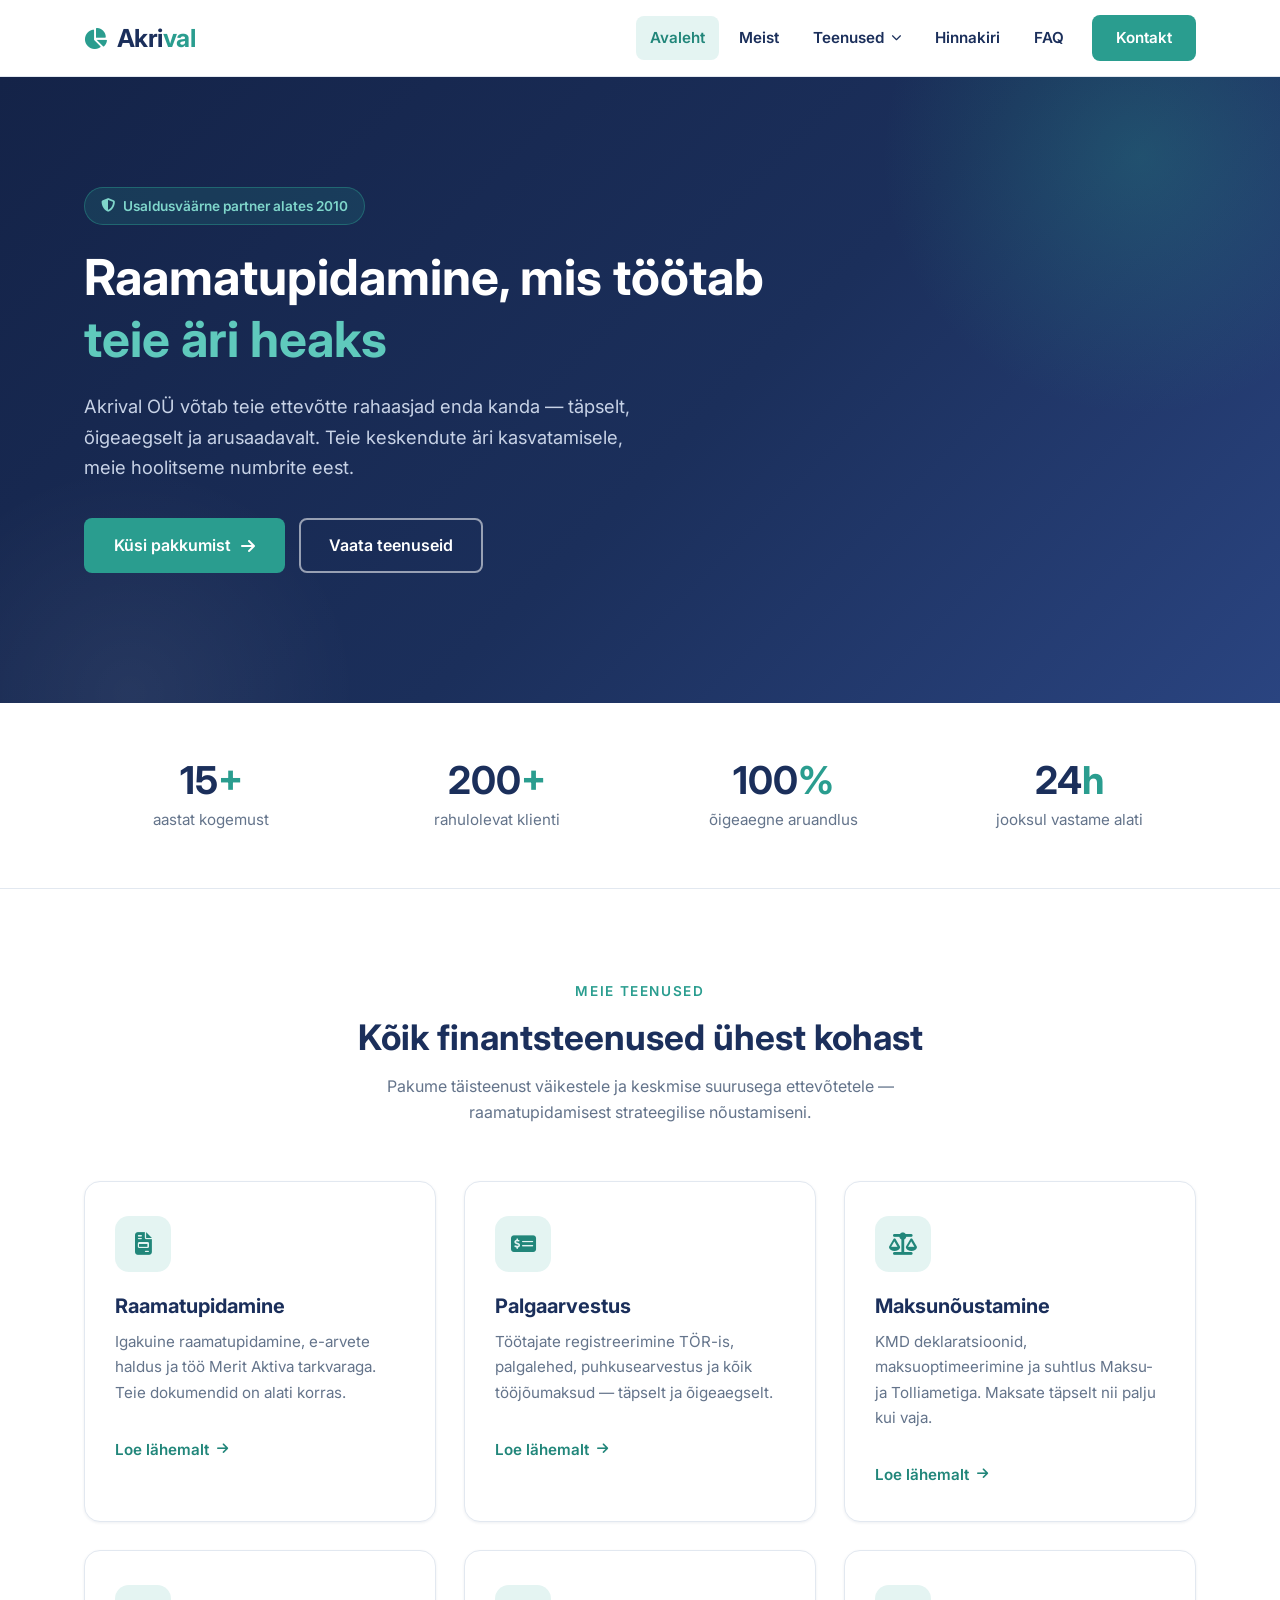
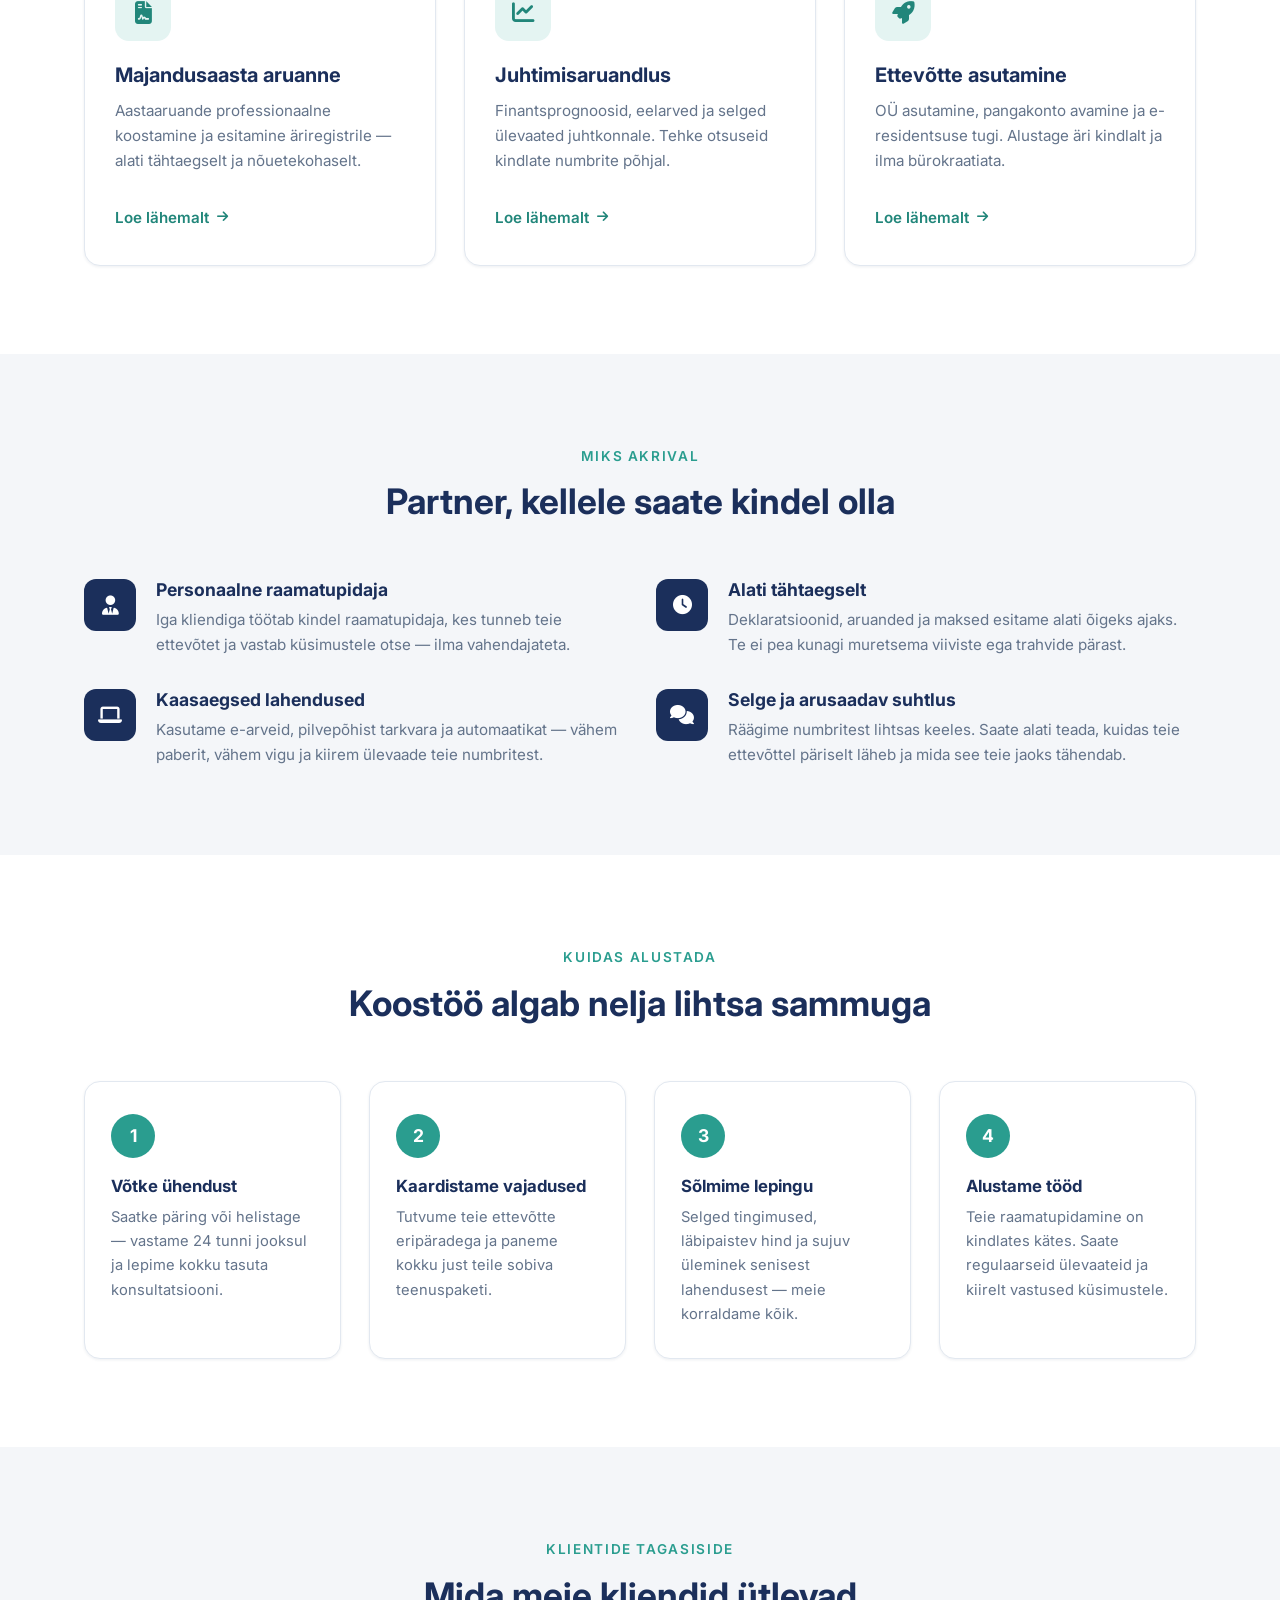
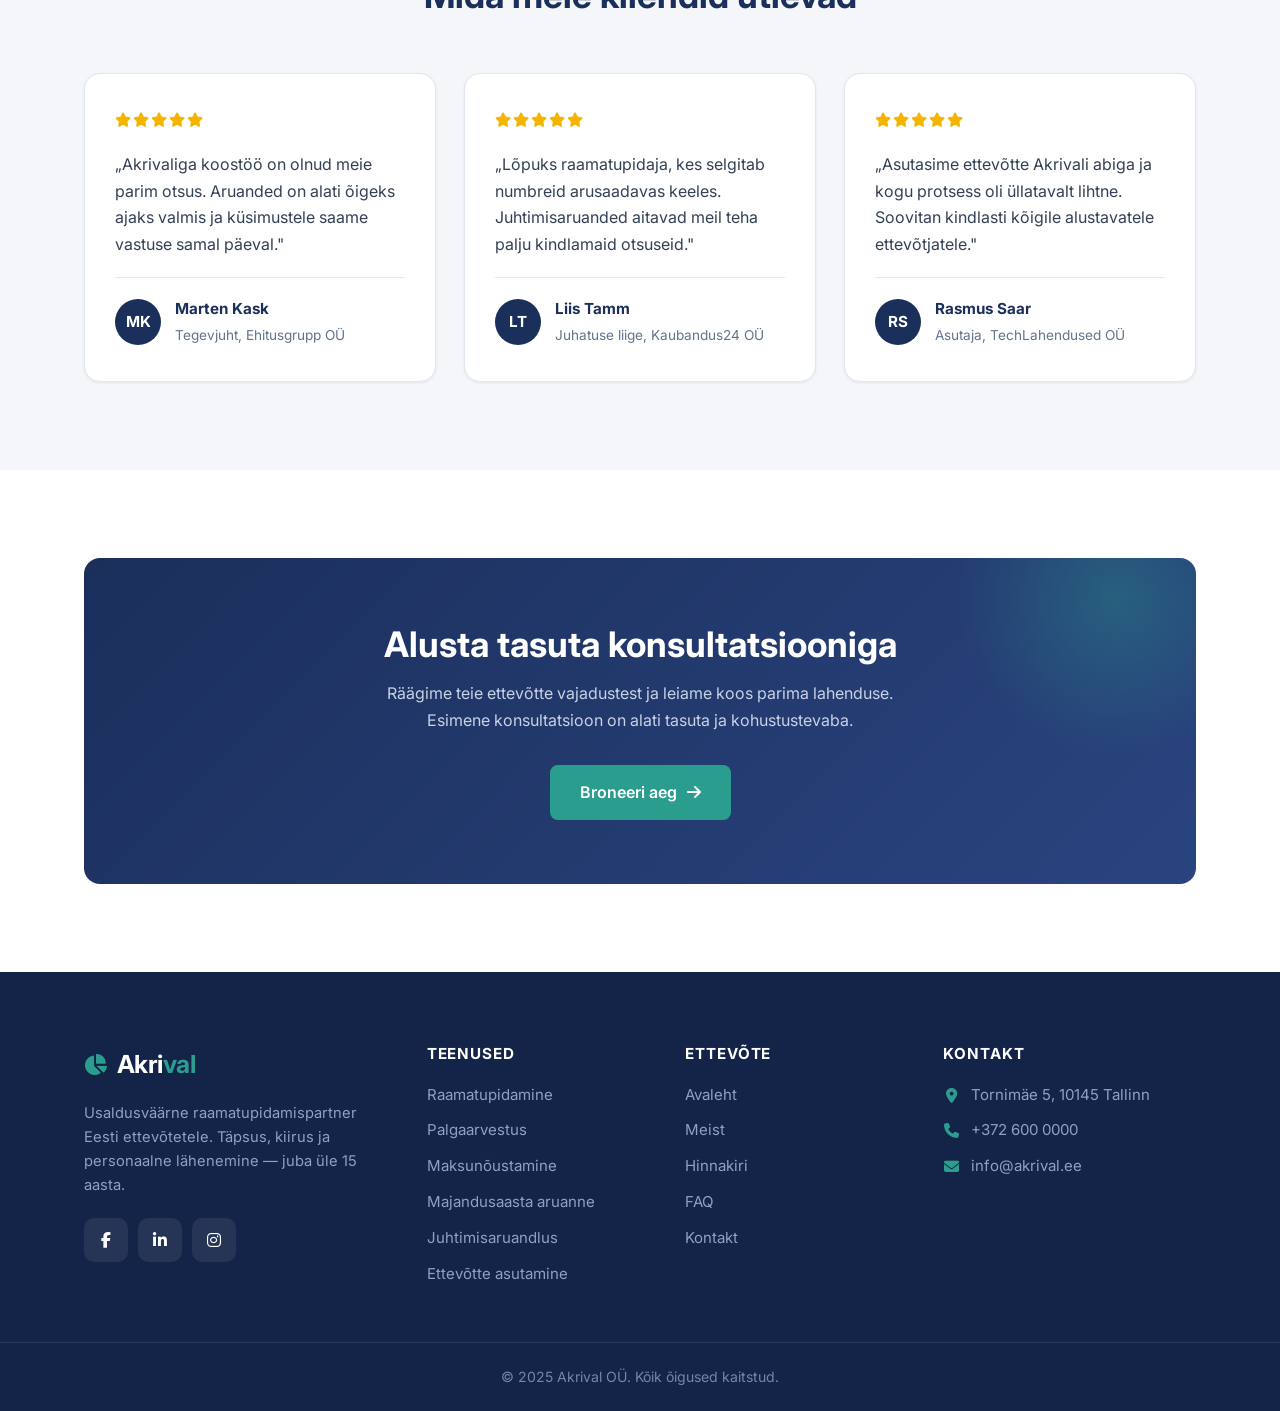
<file: index.html>
<!DOCTYPE html>
<html lang="et">
<head>
  <meta charset="UTF-8">
  <meta name="viewport" content="width=device-width, initial-scale=1">
  <link rel="icon" href="data:image/svg+xml,<svg xmlns=%27http://www.w3.org/2000/svg%27 viewBox=%270 0 64 64%27><rect width=%2764%27 height=%2764%27 rx=%2714%27 fill=%27%231B2F5B%27/><text x=%2732%27 y=%2746%27 font-family=%27Arial%27 font-size=%2738%27 font-weight=%27bold%27 text-anchor=%27middle%27 fill=%27%232A9D8F%27>A</text></svg>">
  <title>Akrival OÜ — Raamatupidamisteenused Eesti ettevõtetele</title>
  <meta name="description" content="Akrival OÜ pakub usaldusväärset raamatupidamist, palgaarvestust ja maksunõustamist keskmise suurusega Eesti ettevõtetele.">
  <link rel="preconnect" href="https://fonts.googleapis.com">
  <link rel="preconnect" href="https://fonts.gstatic.com" crossorigin>
  <link href="https://fonts.googleapis.com/css2?family=Inter:wght@400;600;700&display=swap" rel="stylesheet">
  <link rel="stylesheet" href="https://cdnjs.cloudflare.com/ajax/libs/font-awesome/6.5.2/css/all.min.css">
  <link rel="stylesheet" href="css/style.css">
</head>
<body>

  <header class="site-header">
    <div class="container header-inner">
      <a href="index.html" class="logo" aria-label="Akrival OÜ avaleht"><i class="fa-solid fa-chart-pie"></i>Akri<span>val</span></a>
      <nav class="main-nav" aria-label="Peamenüü">
        <ul class="nav-list">
          <li><a href="index.html" class="nav-link">Avaleht</a></li>
          <li><a href="meist.html" class="nav-link">Meist</a></li>
          <li class="has-dropdown">
            <a href="teenused.html" class="nav-link" aria-haspopup="true" aria-expanded="false">Teenused <i class="fa-solid fa-chevron-down" aria-hidden="true"></i></a>
            <ul class="dropdown">
              <li><a href="teenused/raamatupidamine.html"><i class="fa-solid fa-file-invoice" aria-hidden="true"></i>Raamatupidamine</a></li>
              <li><a href="teenused/palgaarvestus.html"><i class="fa-solid fa-money-check-dollar" aria-hidden="true"></i>Palgaarvestus</a></li>
              <li><a href="teenused/maksunoustamine.html"><i class="fa-solid fa-scale-balanced" aria-hidden="true"></i>Maksunõustamine</a></li>
              <li><a href="teenused/majandusaasta-aruanne.html"><i class="fa-solid fa-file-contract" aria-hidden="true"></i>Majandusaasta aruanne</a></li>
              <li><a href="teenused/juhtimisaruandlus.html"><i class="fa-solid fa-chart-line" aria-hidden="true"></i>Juhtimisaruandlus</a></li>
              <li><a href="teenused/ettevotte-asutamine.html"><i class="fa-solid fa-rocket" aria-hidden="true"></i>Ettevõtte asutamine</a></li>
            </ul>
          </li>
          <li><a href="hinnakiri.html" class="nav-link">Hinnakiri</a></li>
          <li><a href="faq.html" class="nav-link">FAQ</a></li>
          <li><a href="kontakt.html" class="btn btn--primary nav-cta">Kontakt</a></li>
        </ul>
      </nav>
      <button class="hamburger" aria-label="Ava menüü" aria-expanded="false">
        <span></span><span></span><span></span>
      </button>
    </div>
  </header>

  <main>

    <!-- Hero -->
    <section class="hero">
      <div class="container">
        <div class="hero-content">
          <span class="eyebrow"><i class="fa-solid fa-shield-halved" aria-hidden="true"></i> Usaldusväärne partner alates 2010</span>
          <h1>Raamatupidamine, mis töötab <em>teie äri heaks</em></h1>
          <p>Akrival OÜ võtab teie ettevõtte rahaasjad enda kanda — täpselt, õigeaegselt ja arusaadavalt. Teie keskendute äri kasvatamisele, meie hoolitseme numbrite eest.</p>
          <div class="hero-actions">
            <a href="kontakt.html" class="btn btn--primary">Küsi pakkumist <i class="fa-solid fa-arrow-right" aria-hidden="true"></i></a>
            <a href="teenused.html" class="btn btn--outline">Vaata teenuseid</a>
          </div>
        </div>
      </div>
    </section>

    <!-- Usaldusriba -->
    <section class="stats" aria-label="Akrival numbrites">
      <div class="container">
        <div class="stats-grid">
          <div class="stat reveal">
            <div class="stat-num">15<span>+</span></div>
            <div class="stat-label">aastat kogemust</div>
          </div>
          <div class="stat reveal">
            <div class="stat-num">200<span>+</span></div>
            <div class="stat-label">rahulolevat klienti</div>
          </div>
          <div class="stat reveal">
            <div class="stat-num">100<span>%</span></div>
            <div class="stat-label">õigeaegne aruandlus</div>
          </div>
          <div class="stat reveal">
            <div class="stat-num">24<span>h</span></div>
            <div class="stat-label">jooksul vastame alati</div>
          </div>
        </div>
      </div>
    </section>

    <!-- Teenuste preview -->
    <section class="section">
      <div class="container">
        <div class="section-head">
          <span class="eyebrow">Meie teenused</span>
          <h2>Kõik finantsteenused ühest kohast</h2>
          <p>Pakume täisteenust väikestele ja keskmise suurusega ettevõtetele — raamatupidamisest strateegilise nõustamiseni.</p>
        </div>
        <div class="cards-grid">
          <a href="teenused/raamatupidamine.html" class="card reveal">
            <div class="card-icon"><i class="fa-solid fa-file-invoice" aria-hidden="true"></i></div>
            <h3>Raamatupidamine</h3>
            <p>Igakuine raamatupidamine, e-arvete haldus ja töö Merit Aktiva tarkvaraga. Teie dokumendid on alati korras.</p>
            <span class="card-link">Loe lähemalt <i class="fa-solid fa-arrow-right" aria-hidden="true"></i></span>
          </a>
          <a href="teenused/palgaarvestus.html" class="card reveal">
            <div class="card-icon"><i class="fa-solid fa-money-check-dollar" aria-hidden="true"></i></div>
            <h3>Palgaarvestus</h3>
            <p>Töötajate registreerimine TÖR-is, palgalehed, puhkusearvestus ja kõik tööjõumaksud — täpselt ja õigeaegselt.</p>
            <span class="card-link">Loe lähemalt <i class="fa-solid fa-arrow-right" aria-hidden="true"></i></span>
          </a>
          <a href="teenused/maksunoustamine.html" class="card reveal">
            <div class="card-icon"><i class="fa-solid fa-scale-balanced" aria-hidden="true"></i></div>
            <h3>Maksunõustamine</h3>
            <p>KMD deklaratsioonid, maksuoptimeerimine ja suhtlus Maksu- ja Tolliametiga. Maksate täpselt nii palju kui vaja.</p>
            <span class="card-link">Loe lähemalt <i class="fa-solid fa-arrow-right" aria-hidden="true"></i></span>
          </a>
          <a href="teenused/majandusaasta-aruanne.html" class="card reveal">
            <div class="card-icon"><i class="fa-solid fa-file-contract" aria-hidden="true"></i></div>
            <h3>Majandusaasta aruanne</h3>
            <p>Aastaaruande professionaalne koostamine ja esitamine äriregistrile — alati tähtaegselt ja nõuetekohaselt.</p>
            <span class="card-link">Loe lähemalt <i class="fa-solid fa-arrow-right" aria-hidden="true"></i></span>
          </a>
          <a href="teenused/juhtimisaruandlus.html" class="card reveal">
            <div class="card-icon"><i class="fa-solid fa-chart-line" aria-hidden="true"></i></div>
            <h3>Juhtimisaruandlus</h3>
            <p>Finantsprognoosid, eelarved ja selged ülevaated juhtkonnale. Tehke otsuseid kindlate numbrite põhjal.</p>
            <span class="card-link">Loe lähemalt <i class="fa-solid fa-arrow-right" aria-hidden="true"></i></span>
          </a>
          <a href="teenused/ettevotte-asutamine.html" class="card reveal">
            <div class="card-icon"><i class="fa-solid fa-rocket" aria-hidden="true"></i></div>
            <h3>Ettevõtte asutamine</h3>
            <p>OÜ asutamine, pangakonto avamine ja e-residentsuse tugi. Alustage äri kindlalt ja ilma bürokraatiata.</p>
            <span class="card-link">Loe lähemalt <i class="fa-solid fa-arrow-right" aria-hidden="true"></i></span>
          </a>
        </div>
      </div>
    </section>

    <!-- Miks Akrival -->
    <section class="section section--alt">
      <div class="container">
        <div class="section-head">
          <span class="eyebrow">Miks Akrival</span>
          <h2>Partner, kellele saate kindel olla</h2>
        </div>
        <div class="features-grid">
          <div class="feature reveal">
            <div class="feature-icon"><i class="fa-solid fa-user-tie" aria-hidden="true"></i></div>
            <div>
              <h3>Personaalne raamatupidaja</h3>
              <p>Iga kliendiga töötab kindel raamatupidaja, kes tunneb teie ettevõtet ja vastab küsimustele otse — ilma vahendajateta.</p>
            </div>
          </div>
          <div class="feature reveal">
            <div class="feature-icon"><i class="fa-solid fa-clock" aria-hidden="true"></i></div>
            <div>
              <h3>Alati tähtaegselt</h3>
              <p>Deklaratsioonid, aruanded ja maksed esitame alati õigeks ajaks. Te ei pea kunagi muretsema viiviste ega trahvide pärast.</p>
            </div>
          </div>
          <div class="feature reveal">
            <div class="feature-icon"><i class="fa-solid fa-laptop" aria-hidden="true"></i></div>
            <div>
              <h3>Kaasaegsed lahendused</h3>
              <p>Kasutame e-arveid, pilvepõhist tarkvara ja automaatikat — vähem paberit, vähem vigu ja kiirem ülevaade teie numbritest.</p>
            </div>
          </div>
          <div class="feature reveal">
            <div class="feature-icon"><i class="fa-solid fa-comments" aria-hidden="true"></i></div>
            <div>
              <h3>Selge ja arusaadav suhtlus</h3>
              <p>Räägime numbritest lihtsas keeles. Saate alati teada, kuidas teie ettevõttel päriselt läheb ja mida see teie jaoks tähendab.</p>
            </div>
          </div>
        </div>
      </div>
    </section>

    <!-- Protsess -->
    <section class="section">
      <div class="container">
        <div class="section-head">
          <span class="eyebrow">Kuidas alustada</span>
          <h2>Koostöö algab nelja lihtsa sammuga</h2>
        </div>
        <div class="steps-grid">
          <article class="step reveal">
            <span class="step-num">1</span>
            <h3>Võtke ühendust</h3>
            <p>Saatke päring või helistage — vastame 24 tunni jooksul ja lepime kokku tasuta konsultatsiooni.</p>
          </article>
          <article class="step reveal">
            <span class="step-num">2</span>
            <h3>Kaardistame vajadused</h3>
            <p>Tutvume teie ettevõtte eripäradega ja paneme kokku just teile sobiva teenuspaketi.</p>
          </article>
          <article class="step reveal">
            <span class="step-num">3</span>
            <h3>Sõlmime lepingu</h3>
            <p>Selged tingimused, läbipaistev hind ja sujuv üleminek senisest lahendusest — meie korraldame kõik.</p>
          </article>
          <article class="step reveal">
            <span class="step-num">4</span>
            <h3>Alustame tööd</h3>
            <p>Teie raamatupidamine on kindlates kätes. Saate regulaarseid ülevaateid ja kiirelt vastused küsimustele.</p>
          </article>
        </div>
      </div>
    </section>

    <!-- Tsitaadid -->
    <section class="section section--alt">
      <div class="container">
        <div class="section-head">
          <span class="eyebrow">Klientide tagasiside</span>
          <h2>Mida meie kliendid ütlevad</h2>
        </div>
        <div class="cards-grid">
          <article class="card testimonial reveal">
            <div class="testimonial-stars" aria-label="5 tärni 5-st">
              <i class="fa-solid fa-star"></i><i class="fa-solid fa-star"></i><i class="fa-solid fa-star"></i><i class="fa-solid fa-star"></i><i class="fa-solid fa-star"></i>
            </div>
            <blockquote>„Akrivaliga koostöö on olnud meie parim otsus. Aruanded on alati õigeks ajaks valmis ja küsimustele saame vastuse samal päeval."</blockquote>
            <div class="testimonial-author">
              <span class="testimonial-avatar" aria-hidden="true">MK</span>
              <div>
                <strong>Marten Kask</strong>
                <small>Tegevjuht, Ehitusgrupp OÜ</small>
              </div>
            </div>
          </article>
          <article class="card testimonial reveal">
            <div class="testimonial-stars" aria-label="5 tärni 5-st">
              <i class="fa-solid fa-star"></i><i class="fa-solid fa-star"></i><i class="fa-solid fa-star"></i><i class="fa-solid fa-star"></i><i class="fa-solid fa-star"></i>
            </div>
            <blockquote>„Lõpuks raamatupidaja, kes selgitab numbreid arusaadavas keeles. Juhtimisaruanded aitavad meil teha palju kindlamaid otsuseid."</blockquote>
            <div class="testimonial-author">
              <span class="testimonial-avatar" aria-hidden="true">LT</span>
              <div>
                <strong>Liis Tamm</strong>
                <small>Juhatuse liige, Kaubandus24 OÜ</small>
              </div>
            </div>
          </article>
          <article class="card testimonial reveal">
            <div class="testimonial-stars" aria-label="5 tärni 5-st">
              <i class="fa-solid fa-star"></i><i class="fa-solid fa-star"></i><i class="fa-solid fa-star"></i><i class="fa-solid fa-star"></i><i class="fa-solid fa-star"></i>
            </div>
            <blockquote>„Asutasime ettevõtte Akrivali abiga ja kogu protsess oli üllatavalt lihtne. Soovitan kindlasti kõigile alustavatele ettevõtjatele."</blockquote>
            <div class="testimonial-author">
              <span class="testimonial-avatar" aria-hidden="true">RS</span>
              <div>
                <strong>Rasmus Saar</strong>
                <small>Asutaja, TechLahendused OÜ</small>
              </div>
            </div>
          </article>
        </div>
      </div>
    </section>

    <!-- CTA bänner -->
    <section class="section">
      <div class="container">
        <div class="cta-banner reveal">
          <h2>Alusta tasuta konsultatsiooniga</h2>
          <p>Räägime teie ettevõtte vajadustest ja leiame koos parima lahenduse. Esimene konsultatsioon on alati tasuta ja kohustustevaba.</p>
          <a href="kontakt.html" class="btn btn--primary">Broneeri aeg <i class="fa-solid fa-arrow-right" aria-hidden="true"></i></a>
        </div>
      </div>
    </section>

  </main>

  <footer class="site-footer">
    <div class="container">
      <div class="footer-grid">
        <div class="footer-brand">
          <a href="index.html" class="logo"><i class="fa-solid fa-chart-pie"></i>Akri<span>val</span></a>
          <p>Usaldusväärne raamatupidamispartner Eesti ettevõtetele. Täpsus, kiirus ja personaalne lähenemine — juba üle 15 aasta.</p>
          <div class="footer-social">
            <a href="#" aria-label="Facebook"><i class="fa-brands fa-facebook-f" aria-hidden="true"></i></a>
            <a href="#" aria-label="LinkedIn"><i class="fa-brands fa-linkedin-in" aria-hidden="true"></i></a>
            <a href="#" aria-label="Instagram"><i class="fa-brands fa-instagram" aria-hidden="true"></i></a>
          </div>
        </div>
        <div class="footer-col">
          <h4>Teenused</h4>
          <ul>
            <li><a href="teenused/raamatupidamine.html">Raamatupidamine</a></li>
            <li><a href="teenused/palgaarvestus.html">Palgaarvestus</a></li>
            <li><a href="teenused/maksunoustamine.html">Maksunõustamine</a></li>
            <li><a href="teenused/majandusaasta-aruanne.html">Majandusaasta aruanne</a></li>
            <li><a href="teenused/juhtimisaruandlus.html">Juhtimisaruandlus</a></li>
            <li><a href="teenused/ettevotte-asutamine.html">Ettevõtte asutamine</a></li>
          </ul>
        </div>
        <div class="footer-col">
          <h4>Ettevõte</h4>
          <ul>
            <li><a href="index.html">Avaleht</a></li>
            <li><a href="meist.html">Meist</a></li>
            <li><a href="hinnakiri.html">Hinnakiri</a></li>
            <li><a href="faq.html">FAQ</a></li>
            <li><a href="kontakt.html">Kontakt</a></li>
          </ul>
        </div>
        <div class="footer-col">
          <h4>Kontakt</h4>
          <ul class="footer-contact">
            <li><i class="fa-solid fa-location-dot" aria-hidden="true"></i><span>Tornimäe 5, 10145 Tallinn</span></li>
            <li><i class="fa-solid fa-phone" aria-hidden="true"></i><a href="tel:+3726000000">+372 600 0000</a></li>
            <li><i class="fa-solid fa-envelope" aria-hidden="true"></i><a href="mailto:info@akrival.ee">info@akrival.ee</a></li>
          </ul>
        </div>
      </div>
    </div>
    <div class="footer-bottom">
      <div class="container">© 2025 Akrival OÜ. Kõik õigused kaitstud.</div>
    </div>
  </footer>

  <button class="scroll-top" aria-label="Keri lehe algusesse"><i class="fa-solid fa-arrow-up" aria-hidden="true"></i></button>

  <script src="js/main.js"></script>
</body>
</html>
</file>
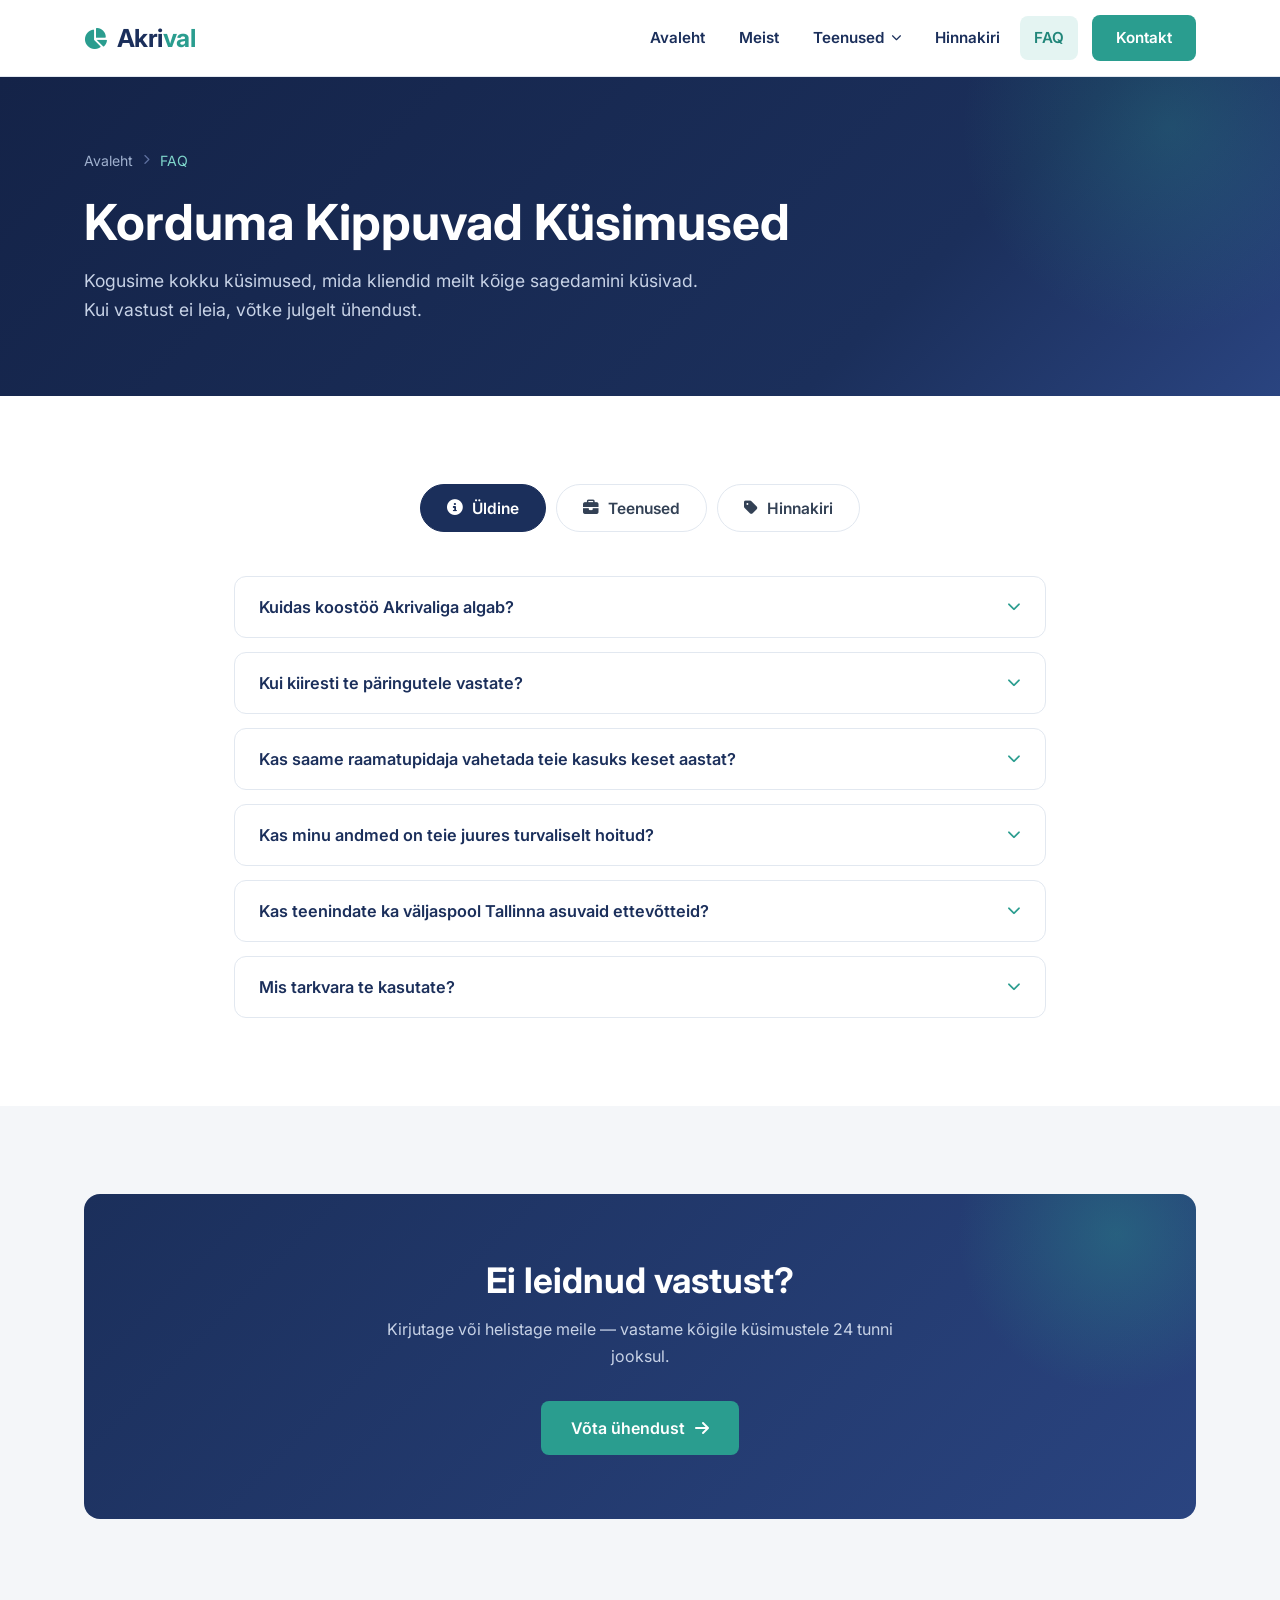
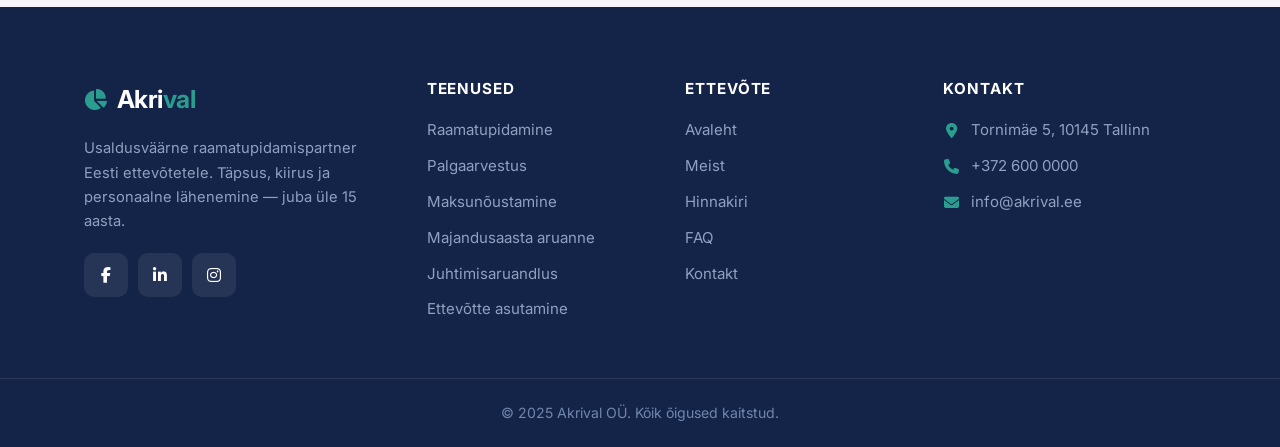
<file: faq.html>
<!DOCTYPE html>
<html lang="et">
<head>
  <meta charset="UTF-8">
  <meta name="viewport" content="width=device-width, initial-scale=1">
  <link rel="icon" href="data:image/svg+xml,<svg xmlns=%27http://www.w3.org/2000/svg%27 viewBox=%270 0 64 64%27><rect width=%2764%27 height=%2764%27 rx=%2714%27 fill=%27%231B2F5B%27/><text x=%2732%27 y=%2746%27 font-family=%27Arial%27 font-size=%2738%27 font-weight=%27bold%27 text-anchor=%27middle%27 fill=%27%232A9D8F%27>A</text></svg>">
  <title>FAQ — Akrival OÜ</title>
  <meta name="description" content="Korduma kippuvad küsimused Akrival OÜ raamatupidamisteenuste, hinnakirja ja koostöö kohta.">
  <link rel="preconnect" href="https://fonts.googleapis.com">
  <link rel="preconnect" href="https://fonts.gstatic.com" crossorigin>
  <link href="https://fonts.googleapis.com/css2?family=Inter:wght@400;600;700&display=swap" rel="stylesheet">
  <link rel="stylesheet" href="https://cdnjs.cloudflare.com/ajax/libs/font-awesome/6.5.2/css/all.min.css">
  <link rel="stylesheet" href="css/style.css">
</head>
<body>

  <header class="site-header">
    <div class="container header-inner">
      <a href="index.html" class="logo" aria-label="Akrival OÜ avaleht"><i class="fa-solid fa-chart-pie"></i>Akri<span>val</span></a>
      <nav class="main-nav" aria-label="Peamenüü">
        <ul class="nav-list">
          <li><a href="index.html" class="nav-link">Avaleht</a></li>
          <li><a href="meist.html" class="nav-link">Meist</a></li>
          <li class="has-dropdown">
            <a href="teenused.html" class="nav-link" aria-haspopup="true" aria-expanded="false">Teenused <i class="fa-solid fa-chevron-down" aria-hidden="true"></i></a>
            <ul class="dropdown">
              <li><a href="teenused/raamatupidamine.html"><i class="fa-solid fa-file-invoice" aria-hidden="true"></i>Raamatupidamine</a></li>
              <li><a href="teenused/palgaarvestus.html"><i class="fa-solid fa-money-check-dollar" aria-hidden="true"></i>Palgaarvestus</a></li>
              <li><a href="teenused/maksunoustamine.html"><i class="fa-solid fa-scale-balanced" aria-hidden="true"></i>Maksunõustamine</a></li>
              <li><a href="teenused/majandusaasta-aruanne.html"><i class="fa-solid fa-file-contract" aria-hidden="true"></i>Majandusaasta aruanne</a></li>
              <li><a href="teenused/juhtimisaruandlus.html"><i class="fa-solid fa-chart-line" aria-hidden="true"></i>Juhtimisaruandlus</a></li>
              <li><a href="teenused/ettevotte-asutamine.html"><i class="fa-solid fa-rocket" aria-hidden="true"></i>Ettevõtte asutamine</a></li>
            </ul>
          </li>
          <li><a href="hinnakiri.html" class="nav-link">Hinnakiri</a></li>
          <li><a href="faq.html" class="nav-link">FAQ</a></li>
          <li><a href="kontakt.html" class="btn btn--primary nav-cta">Kontakt</a></li>
        </ul>
      </nav>
      <button class="hamburger" aria-label="Ava menüü" aria-expanded="false">
        <span></span><span></span><span></span>
      </button>
    </div>
  </header>

  <main>

    <!-- Page hero -->
    <section class="page-hero">
      <div class="container">
        <nav class="breadcrumb" aria-label="Leivapuru">
          <a href="index.html">Avaleht</a>
          <i class="fa-solid fa-chevron-right" aria-hidden="true"></i>
          <span>FAQ</span>
        </nav>
        <h1>Korduma Kippuvad Küsimused</h1>
        <p>Kogusime kokku küsimused, mida kliendid meilt kõige sagedamini küsivad. Kui vastust ei leia, võtke julgelt ühendust.</p>
      </div>
    </section>

    <!-- Tabid ja accordionid -->
    <section class="section">
      <div class="container" style="max-width: 860px;">

        <div class="tabs-nav" role="tablist" aria-label="FAQ kategooriad">
          <button class="tab-btn is-active" data-tab="tab-yldine" role="tab" aria-selected="true"><i class="fa-solid fa-circle-info" aria-hidden="true"></i>Üldine</button>
          <button class="tab-btn" data-tab="tab-teenused" role="tab" aria-selected="false"><i class="fa-solid fa-briefcase" aria-hidden="true"></i>Teenused</button>
          <button class="tab-btn" data-tab="tab-hinnakiri" role="tab" aria-selected="false"><i class="fa-solid fa-tag" aria-hidden="true"></i>Hinnakiri</button>
        </div>

        <!-- Üldine -->
        <div class="tab-panel is-active" id="tab-yldine" role="tabpanel">
          <div class="accordion">
            <div class="accordion-item">
              <button class="accordion-header" aria-expanded="false">
                Kuidas koostöö Akrivaliga algab?
                <i class="fa-solid fa-chevron-down" aria-hidden="true"></i>
              </button>
              <div class="accordion-body">
                <div>Kõik algab tasuta konsultatsioonist, kus kaardistame teie ettevõtte vajadused. Seejärel teeme personaalse pakkumise, sõlmime lepingu ja korraldame sujuva ülemineku — sealhulgas dokumentide ülevõtmise senisest lahendusest.</div>
              </div>
            </div>
            <div class="accordion-item">
              <button class="accordion-header" aria-expanded="false">
                Kui kiiresti te päringutele vastate?
                <i class="fa-solid fa-chevron-down" aria-hidden="true"></i>
              </button>
              <div class="accordion-body">
                <div>Vastame kõigile päringutele 24 tunni jooksul tööpäevadel. Standard- ja Täispaketi kliendid saavad prioriteetse toe, mis tähendab enamasti vastust juba mõne tunni jooksul.</div>
              </div>
            </div>
            <div class="accordion-item">
              <button class="accordion-header" aria-expanded="false">
                Kas saame raamatupidaja vahetada teie kasuks keset aastat?
                <i class="fa-solid fa-chevron-down" aria-hidden="true"></i>
              </button>
              <div class="accordion-body">
                <div>Jah, raamatupidaja vahetus on võimalik igal ajal. Meie korraldame kogu ülemineku: võtame dokumendid ja andmed üle, kontrollime saldod ja jätkame sealt, kus eelmine teenusepakkuja pooleli jäi.</div>
              </div>
            </div>
            <div class="accordion-item">
              <button class="accordion-header" aria-expanded="false">
                Kas minu andmed on teie juures turvaliselt hoitud?
                <i class="fa-solid fa-chevron-down" aria-hidden="true"></i>
              </button>
              <div class="accordion-body">
                <div>Jah. Kasutame turvalisi pilvepõhiseid süsteeme, ligipääs andmetele on rangelt piiratud ja kõik töötajad on seotud konfidentsiaalsuskohustusega. Järgime isikuandmete töötlemisel GDPR-i nõudeid.</div>
              </div>
            </div>
            <div class="accordion-item">
              <button class="accordion-header" aria-expanded="false">
                Kas teenindate ka väljaspool Tallinna asuvaid ettevõtteid?
                <i class="fa-solid fa-chevron-down" aria-hidden="true"></i>
              </button>
              <div class="accordion-body">
                <div>Kindlasti. Kuna töötame pilvepõhiste lahendustega ja dokumendid liiguvad digitaalselt, teenindame kliente üle kogu Eesti ja ka e-residente välismaal. Kohtumised toimuvad vastavalt soovile kontoris või veebi teel.</div>
              </div>
            </div>
            <div class="accordion-item">
              <button class="accordion-header" aria-expanded="false">
                Mis tarkvara te kasutate?
                <i class="fa-solid fa-chevron-down" aria-hidden="true"></i>
              </button>
              <div class="accordion-body">
                <div>Meie põhitööriist on Merit Aktiva — Eesti populaarseim pilvepõhine raamatupidamistarkvara. Vajadusel kohaneme ka kliendi olemasoleva tarkvaraga, näiteks kui kasutate juba mõnda muud lahendust.</div>
              </div>
            </div>
          </div>
        </div>

        <!-- Teenused -->
        <div class="tab-panel" id="tab-teenused" role="tabpanel">
          <div class="accordion">
            <div class="accordion-item">
              <button class="accordion-header" aria-expanded="false">
                Milliseid teenuseid igakuine raamatupidamine sisaldab?
                <i class="fa-solid fa-chevron-down" aria-hidden="true"></i>
              </button>
              <div class="accordion-body">
                <div>Igakuine teenus hõlmab dokumentide töötlemist, e-arvete haldust, panga väljavõtete sidumist, deklaratsioonide esitamist ja regulaarset ülevaadet teie ettevõtte finantsseisust. Täpne sisu sõltub valitud paketist.</div>
              </div>
            </div>
            <div class="accordion-item">
              <button class="accordion-header" aria-expanded="false">
                Kas aitate ka töötajate registreerimisega TÖR-is?
                <i class="fa-solid fa-chevron-down" aria-hidden="true"></i>
              </button>
              <div class="accordion-body">
                <div>Jah, palgaarvestuse teenus sisaldab töötajate registreerimist ja muudatuste haldamist töötamise registris (TÖR), palgalehtede koostamist, puhkuse- ja haigushüvitiste arvestust ning kõiki tööjõumakse.</div>
              </div>
            </div>
            <div class="accordion-item">
              <button class="accordion-header" aria-expanded="false">
                Kas koostate majandusaasta aruande ka siis, kui jooksvat raamatupidamist teete ise?
                <i class="fa-solid fa-chevron-down" aria-hidden="true"></i>
              </button>
              <div class="accordion-body">
                <div>Jah, majandusaasta aruande koostamine on saadaval ka eraldi teenusena. Kontrollime teie andmed üle, koostame aruande nõuetekohaselt ja esitame selle äriregistrile.</div>
              </div>
            </div>
            <div class="accordion-item">
              <button class="accordion-header" aria-expanded="false">
                Kas suhtlete Maksu- ja Tolliametiga minu eest?
                <i class="fa-solid fa-chevron-down" aria-hidden="true"></i>
              </button>
              <div class="accordion-body">
                <div>Jah, maksunõustamise teenuse raames esindame teid suhtluses MTA-ga: vastame järelpäringutele, esitame selgitusi ja aitame lahendada vaidlusi — professionaalselt ja teie huve kaitstes.</div>
              </div>
            </div>
            <div class="accordion-item">
              <button class="accordion-header" aria-expanded="false">
                Kas aitate ka uue ettevõtte asutamisel?
                <i class="fa-solid fa-chevron-down" aria-hidden="true"></i>
              </button>
              <div class="accordion-body">
                <div>Jah. Aitame OÜ asutamisel e-äriregistris, nõustame ettevõtlusvormi valikul, toetame pangakonto avamisel ja e-residentsuse taotlemisel ning seame üles raamatupidamise esimesest päevast.</div>
              </div>
            </div>
            <div class="accordion-item">
              <button class="accordion-header" aria-expanded="false">
                Mis on juhtimisaruandlus ja kas mu ettevõte vajab seda?
                <i class="fa-solid fa-chevron-down" aria-hidden="true"></i>
              </button>
              <div class="accordion-body">
                <div>Juhtimisaruandlus tähendab regulaarseid ülevaateid, prognoose ja eelarveid, mis aitavad juhtkonnal teha otsuseid kindlate numbrite põhjal. See on eriti väärtuslik kasvavatele, mitme omanikuga või investoritega ettevõtetele.</div>
              </div>
            </div>
          </div>
        </div>

        <!-- Hinnakiri -->
        <div class="tab-panel" id="tab-hinnakiri" role="tabpanel">
          <div class="accordion">
            <div class="accordion-item">
              <button class="accordion-header" aria-expanded="false">
                Kuidas kuutasu täpselt kujuneb?
                <i class="fa-solid fa-chevron-down" aria-hidden="true"></i>
              </button>
              <div class="accordion-body">
                <div>Kuutasu sõltub tehingute arvust, töötajate arvust, käibemaksukohustusest ja valitud lisateenustest. Pärast tasuta konsultatsiooni saate täpse personaalse pakkumise ilma peidetud tasudeta.</div>
              </div>
            </div>
            <div class="accordion-item">
              <button class="accordion-header" aria-expanded="false">
                Kas pakettide vahel saab hiljem vahetada?
                <i class="fa-solid fa-chevron-down" aria-hidden="true"></i>
              </button>
              <div class="accordion-body">
                <div>Jah, paketti saab vahetada igal ajal, kui teie ettevõtte vajadused muutuvad. Anname ka ise märku, kui näeme, et mõni teine pakett sobiks teile paremini.</div>
              </div>
            </div>
            <div class="accordion-item">
              <button class="accordion-header" aria-expanded="false">
                Kas esimene konsultatsioon on tõesti tasuta?
                <i class="fa-solid fa-chevron-down" aria-hidden="true"></i>
              </button>
              <div class="accordion-body">
                <div>Jah, esimene konsultatsioon on alati tasuta ja kohustustevaba. Selle käigus kaardistame teie vajadused ja anname ausa hinnangu, milline lahendus teile kõige paremini sobiks.</div>
              </div>
            </div>
            <div class="accordion-item">
              <button class="accordion-header" aria-expanded="false">
                Kuidas toimub arveldamine?
                <i class="fa-solid fa-chevron-down" aria-hidden="true"></i>
              </button>
              <div class="accordion-body">
                <div>Esitame arve kord kuus eelmise kuu teenuste eest. Arve on alati detailne — näete täpselt, mille eest maksate. Maksetähtaeg on tavapäraselt 7 päeva.</div>
              </div>
            </div>
            <div class="accordion-item">
              <button class="accordion-header" aria-expanded="false">
                Kas väikese mahuga ettevõttele on soodsamaid lahendusi?
                <i class="fa-solid fa-chevron-down" aria-hidden="true"></i>
              </button>
              <div class="accordion-body">
                <div>Jah. Kui tehinguid on väga vähe (näiteks alustav või väikese mahuga ettevõte), koostame individuaalse pakkumise, mis võib olla Alus-paketist soodsam. Küsige julgelt!</div>
              </div>
            </div>
          </div>
        </div>

      </div>
    </section>

    <!-- CTA -->
    <section class="section section--alt">
      <div class="container">
        <div class="cta-banner reveal">
          <h2>Ei leidnud vastust?</h2>
          <p>Kirjutage või helistage meile — vastame kõigile küsimustele 24 tunni jooksul.</p>
          <a href="kontakt.html" class="btn btn--primary">Võta ühendust <i class="fa-solid fa-arrow-right" aria-hidden="true"></i></a>
        </div>
      </div>
    </section>

  </main>

  <footer class="site-footer">
    <div class="container">
      <div class="footer-grid">
        <div class="footer-brand">
          <a href="index.html" class="logo"><i class="fa-solid fa-chart-pie"></i>Akri<span>val</span></a>
          <p>Usaldusväärne raamatupidamispartner Eesti ettevõtetele. Täpsus, kiirus ja personaalne lähenemine — juba üle 15 aasta.</p>
          <div class="footer-social">
            <a href="#" aria-label="Facebook"><i class="fa-brands fa-facebook-f" aria-hidden="true"></i></a>
            <a href="#" aria-label="LinkedIn"><i class="fa-brands fa-linkedin-in" aria-hidden="true"></i></a>
            <a href="#" aria-label="Instagram"><i class="fa-brands fa-instagram" aria-hidden="true"></i></a>
          </div>
        </div>
        <div class="footer-col">
          <h4>Teenused</h4>
          <ul>
            <li><a href="teenused/raamatupidamine.html">Raamatupidamine</a></li>
            <li><a href="teenused/palgaarvestus.html">Palgaarvestus</a></li>
            <li><a href="teenused/maksunoustamine.html">Maksunõustamine</a></li>
            <li><a href="teenused/majandusaasta-aruanne.html">Majandusaasta aruanne</a></li>
            <li><a href="teenused/juhtimisaruandlus.html">Juhtimisaruandlus</a></li>
            <li><a href="teenused/ettevotte-asutamine.html">Ettevõtte asutamine</a></li>
          </ul>
        </div>
        <div class="footer-col">
          <h4>Ettevõte</h4>
          <ul>
            <li><a href="index.html">Avaleht</a></li>
            <li><a href="meist.html">Meist</a></li>
            <li><a href="hinnakiri.html">Hinnakiri</a></li>
            <li><a href="faq.html">FAQ</a></li>
            <li><a href="kontakt.html">Kontakt</a></li>
          </ul>
        </div>
        <div class="footer-col">
          <h4>Kontakt</h4>
          <ul class="footer-contact">
            <li><i class="fa-solid fa-location-dot" aria-hidden="true"></i><span>Tornimäe 5, 10145 Tallinn</span></li>
            <li><i class="fa-solid fa-phone" aria-hidden="true"></i><a href="tel:+3726000000">+372 600 0000</a></li>
            <li><i class="fa-solid fa-envelope" aria-hidden="true"></i><a href="mailto:info@akrival.ee">info@akrival.ee</a></li>
          </ul>
        </div>
      </div>
    </div>
    <div class="footer-bottom">
      <div class="container">© 2025 Akrival OÜ. Kõik õigused kaitstud.</div>
    </div>
  </footer>

  <button class="scroll-top" aria-label="Keri lehe algusesse"><i class="fa-solid fa-arrow-up" aria-hidden="true"></i></button>

  <script src="js/main.js"></script>
</body>
</html>
</file>
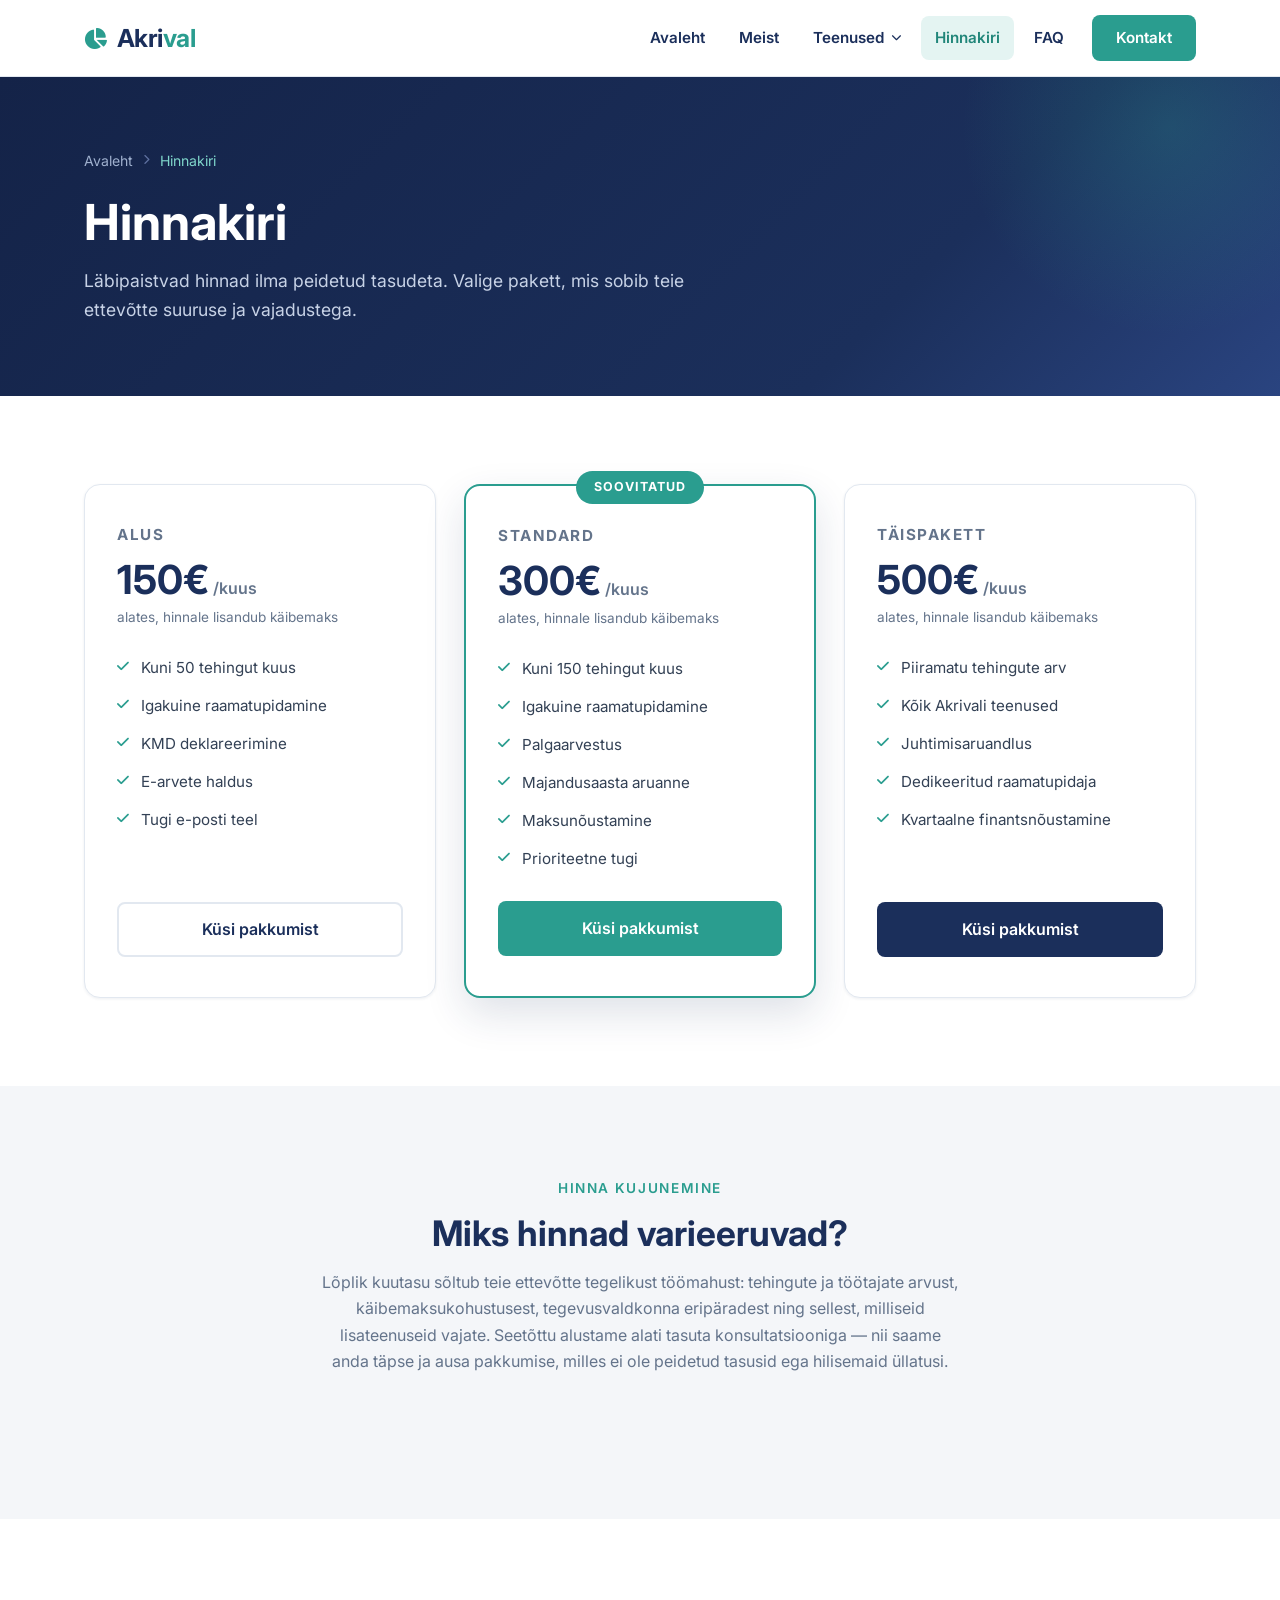
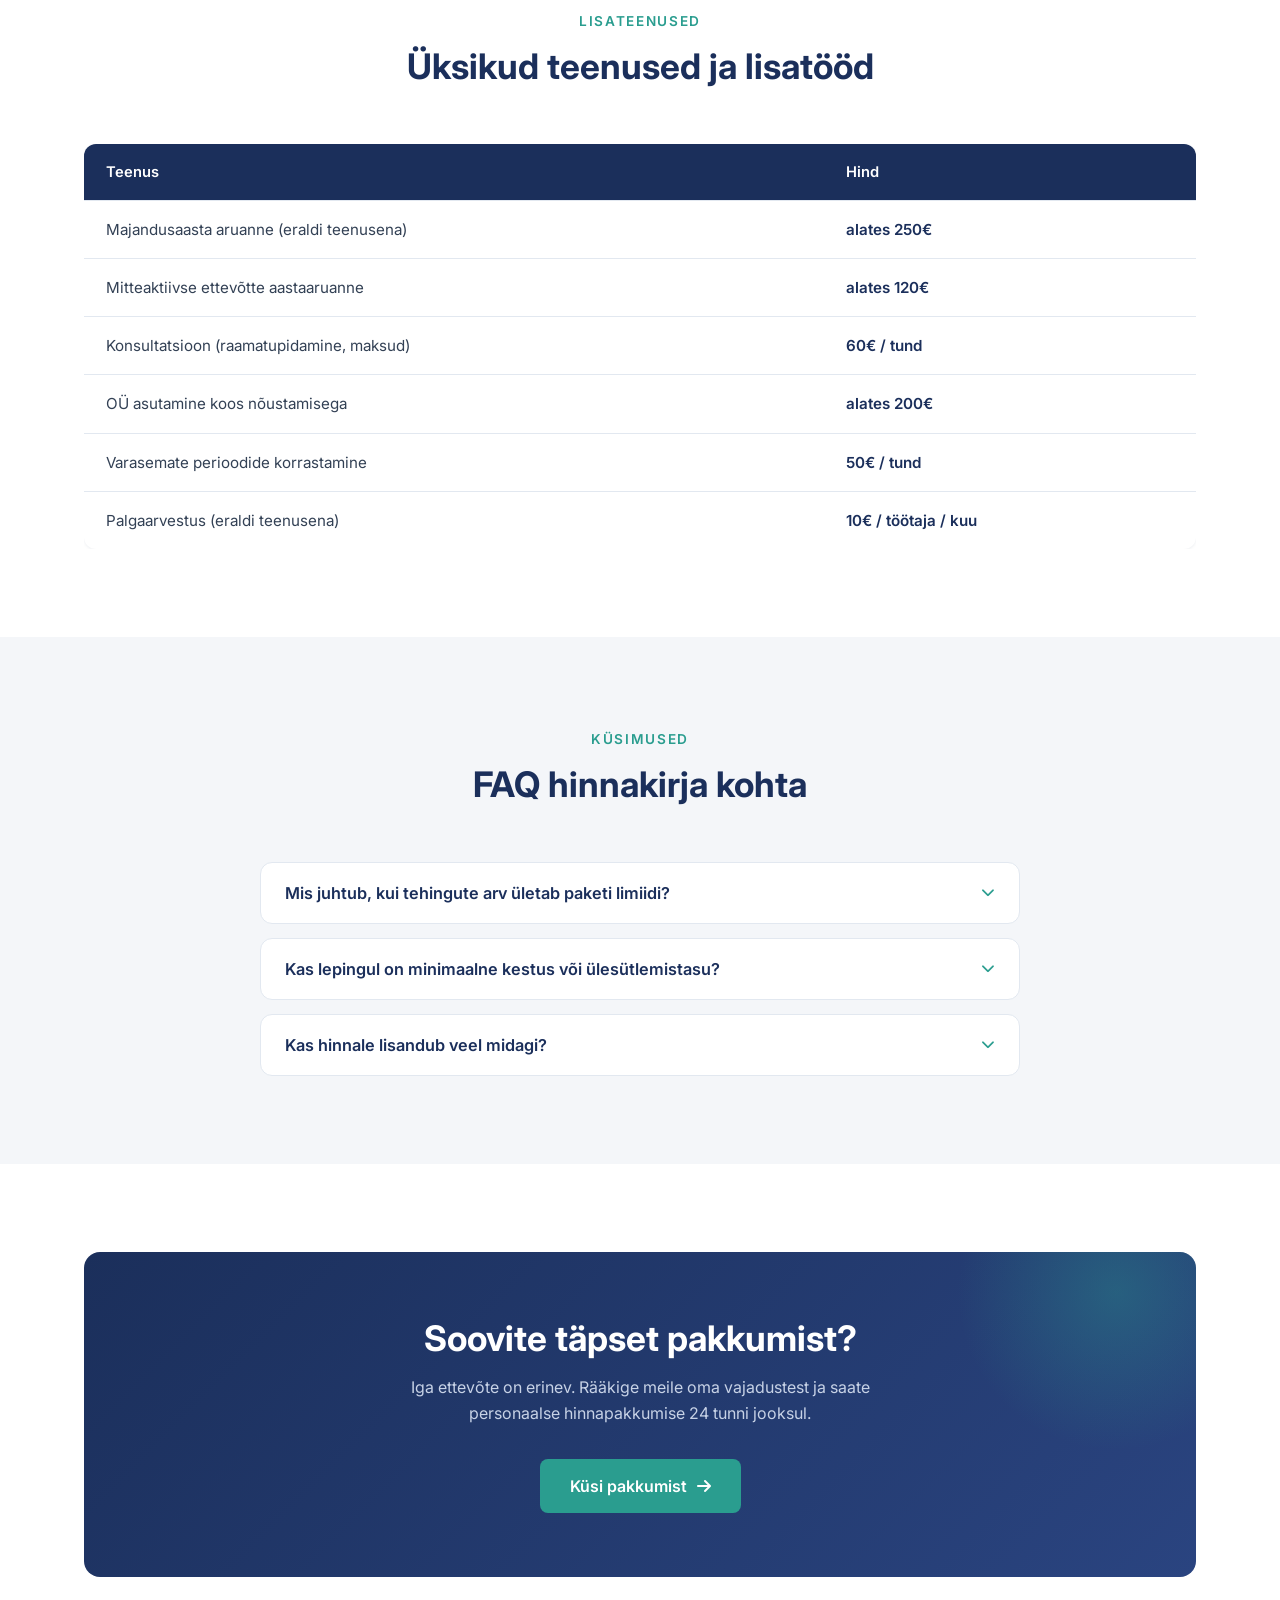
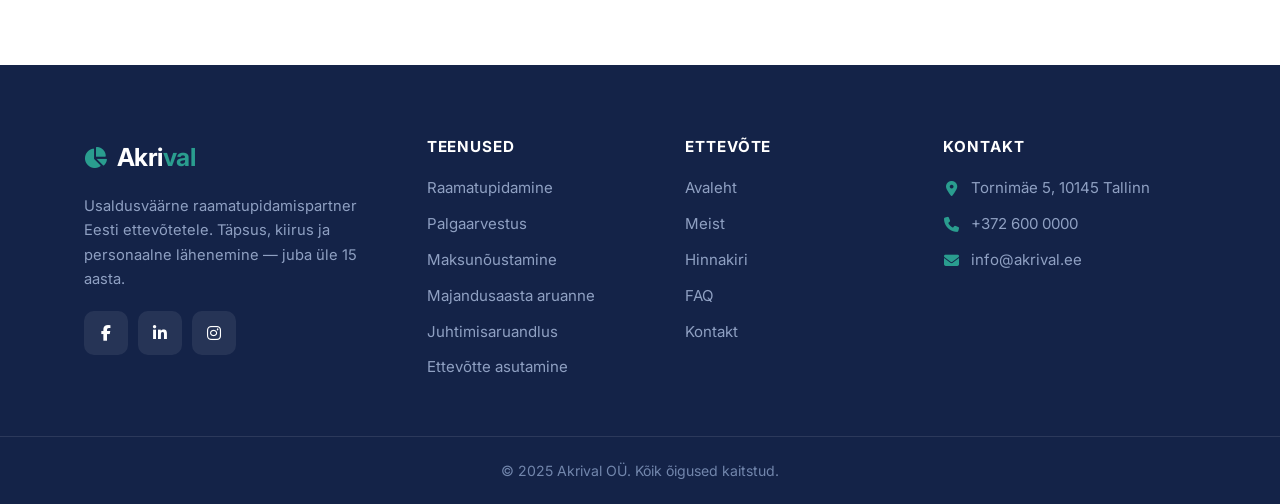
<file: hinnakiri.html>
<!DOCTYPE html>
<html lang="et">
<head>
  <meta charset="UTF-8">
  <meta name="viewport" content="width=device-width, initial-scale=1">
  <link rel="icon" href="data:image/svg+xml,<svg xmlns=%27http://www.w3.org/2000/svg%27 viewBox=%270 0 64 64%27><rect width=%2764%27 height=%2764%27 rx=%2714%27 fill=%27%231B2F5B%27/><text x=%2732%27 y=%2746%27 font-family=%27Arial%27 font-size=%2738%27 font-weight=%27bold%27 text-anchor=%27middle%27 fill=%27%232A9D8F%27>A</text></svg>">
  <title>Hinnakiri — Akrival OÜ</title>
  <meta name="description" content="Akrival OÜ hinnakiri: raamatupidamise paketid alates 150€ kuus. Läbipaistvad hinnad, ilma peidetud tasudeta.">
  <link rel="preconnect" href="https://fonts.googleapis.com">
  <link rel="preconnect" href="https://fonts.gstatic.com" crossorigin>
  <link href="https://fonts.googleapis.com/css2?family=Inter:wght@400;600;700&display=swap" rel="stylesheet">
  <link rel="stylesheet" href="https://cdnjs.cloudflare.com/ajax/libs/font-awesome/6.5.2/css/all.min.css">
  <link rel="stylesheet" href="css/style.css">
</head>
<body>

  <header class="site-header">
    <div class="container header-inner">
      <a href="index.html" class="logo" aria-label="Akrival OÜ avaleht"><i class="fa-solid fa-chart-pie"></i>Akri<span>val</span></a>
      <nav class="main-nav" aria-label="Peamenüü">
        <ul class="nav-list">
          <li><a href="index.html" class="nav-link">Avaleht</a></li>
          <li><a href="meist.html" class="nav-link">Meist</a></li>
          <li class="has-dropdown">
            <a href="teenused.html" class="nav-link" aria-haspopup="true" aria-expanded="false">Teenused <i class="fa-solid fa-chevron-down" aria-hidden="true"></i></a>
            <ul class="dropdown">
              <li><a href="teenused/raamatupidamine.html"><i class="fa-solid fa-file-invoice" aria-hidden="true"></i>Raamatupidamine</a></li>
              <li><a href="teenused/palgaarvestus.html"><i class="fa-solid fa-money-check-dollar" aria-hidden="true"></i>Palgaarvestus</a></li>
              <li><a href="teenused/maksunoustamine.html"><i class="fa-solid fa-scale-balanced" aria-hidden="true"></i>Maksunõustamine</a></li>
              <li><a href="teenused/majandusaasta-aruanne.html"><i class="fa-solid fa-file-contract" aria-hidden="true"></i>Majandusaasta aruanne</a></li>
              <li><a href="teenused/juhtimisaruandlus.html"><i class="fa-solid fa-chart-line" aria-hidden="true"></i>Juhtimisaruandlus</a></li>
              <li><a href="teenused/ettevotte-asutamine.html"><i class="fa-solid fa-rocket" aria-hidden="true"></i>Ettevõtte asutamine</a></li>
            </ul>
          </li>
          <li><a href="hinnakiri.html" class="nav-link">Hinnakiri</a></li>
          <li><a href="faq.html" class="nav-link">FAQ</a></li>
          <li><a href="kontakt.html" class="btn btn--primary nav-cta">Kontakt</a></li>
        </ul>
      </nav>
      <button class="hamburger" aria-label="Ava menüü" aria-expanded="false">
        <span></span><span></span><span></span>
      </button>
    </div>
  </header>

  <main>

    <!-- Page hero -->
    <section class="page-hero">
      <div class="container">
        <nav class="breadcrumb" aria-label="Leivapuru">
          <a href="index.html">Avaleht</a>
          <i class="fa-solid fa-chevron-right" aria-hidden="true"></i>
          <span>Hinnakiri</span>
        </nav>
        <h1>Hinnakiri</h1>
        <p>Läbipaistvad hinnad ilma peidetud tasudeta. Valige pakett, mis sobib teie ettevõtte suuruse ja vajadustega.</p>
      </div>
    </section>

    <!-- Paketid -->
    <section class="section">
      <div class="container">
        <div class="pricing-grid">

          <article class="price-card reveal">
            <h3>Alus</h3>
            <div class="price-value">150€<small> /kuus</small></div>
            <p class="price-note">alates, hinnale lisandub käibemaks</p>
            <ul class="price-features">
              <li><i class="fa-solid fa-check" aria-hidden="true"></i>Kuni 50 tehingut kuus</li>
              <li><i class="fa-solid fa-check" aria-hidden="true"></i>Igakuine raamatupidamine</li>
              <li><i class="fa-solid fa-check" aria-hidden="true"></i>KMD deklareerimine</li>
              <li><i class="fa-solid fa-check" aria-hidden="true"></i>E-arvete haldus</li>
              <li><i class="fa-solid fa-check" aria-hidden="true"></i>Tugi e-posti teel</li>
            </ul>
            <a href="kontakt.html" class="btn btn--ghost btn--block">Küsi pakkumist</a>
          </article>

          <article class="price-card price-card--featured reveal">
            <span class="price-badge">Soovitatud</span>
            <h3>Standard</h3>
            <div class="price-value">300€<small> /kuus</small></div>
            <p class="price-note">alates, hinnale lisandub käibemaks</p>
            <ul class="price-features">
              <li><i class="fa-solid fa-check" aria-hidden="true"></i>Kuni 150 tehingut kuus</li>
              <li><i class="fa-solid fa-check" aria-hidden="true"></i>Igakuine raamatupidamine</li>
              <li><i class="fa-solid fa-check" aria-hidden="true"></i>Palgaarvestus</li>
              <li><i class="fa-solid fa-check" aria-hidden="true"></i>Majandusaasta aruanne</li>
              <li><i class="fa-solid fa-check" aria-hidden="true"></i>Maksunõustamine</li>
              <li><i class="fa-solid fa-check" aria-hidden="true"></i>Prioriteetne tugi</li>
            </ul>
            <a href="kontakt.html" class="btn btn--primary btn--block">Küsi pakkumist</a>
          </article>

          <article class="price-card reveal">
            <h3>Täispakett</h3>
            <div class="price-value">500€<small> /kuus</small></div>
            <p class="price-note">alates, hinnale lisandub käibemaks</p>
            <ul class="price-features">
              <li><i class="fa-solid fa-check" aria-hidden="true"></i>Piiramatu tehingute arv</li>
              <li><i class="fa-solid fa-check" aria-hidden="true"></i>Kõik Akrivali teenused</li>
              <li><i class="fa-solid fa-check" aria-hidden="true"></i>Juhtimisaruandlus</li>
              <li><i class="fa-solid fa-check" aria-hidden="true"></i>Dedikeeritud raamatupidaja</li>
              <li><i class="fa-solid fa-check" aria-hidden="true"></i>Kvartaalne finantsnõustamine</li>
            </ul>
            <a href="kontakt.html" class="btn btn--navy btn--block">Küsi pakkumist</a>
          </article>

        </div>
      </div>
    </section>

    <!-- Hinna kujunemine -->
    <section class="section section--alt">
      <div class="container">
        <div class="section-head">
          <span class="eyebrow">Hinna kujunemine</span>
          <h2>Miks hinnad varieeruvad?</h2>
          <p>Lõplik kuutasu sõltub teie ettevõtte tegelikust töömahust: tehingute ja töötajate arvust, käibemaksukohustusest, tegevusvaldkonna eripäradest ning sellest, milliseid lisateenuseid vajate. Seetõttu alustame alati tasuta konsultatsiooniga — nii saame anda täpse ja ausa pakkumise, milles ei ole peidetud tasusid ega hilisemaid üllatusi.</p>
        </div>
      </div>
    </section>

    <!-- Lisateenused -->
    <section class="section">
      <div class="container">
        <div class="section-head">
          <span class="eyebrow">Lisateenused</span>
          <h2>Üksikud teenused ja lisatööd</h2>
        </div>
        <div class="price-table-wrap reveal">
          <table class="price-table">
            <thead>
              <tr>
                <th scope="col">Teenus</th>
                <th scope="col">Hind</th>
              </tr>
            </thead>
            <tbody>
              <tr>
                <td>Majandusaasta aruanne (eraldi teenusena)</td>
                <td>alates 250€</td>
              </tr>
              <tr>
                <td>Mitteaktiivse ettevõtte aastaaruanne</td>
                <td>alates 120€</td>
              </tr>
              <tr>
                <td>Konsultatsioon (raamatupidamine, maksud)</td>
                <td>60€ / tund</td>
              </tr>
              <tr>
                <td>OÜ asutamine koos nõustamisega</td>
                <td>alates 200€</td>
              </tr>
              <tr>
                <td>Varasemate perioodide korrastamine</td>
                <td>50€ / tund</td>
              </tr>
              <tr>
                <td>Palgaarvestus (eraldi teenusena)</td>
                <td>10€ / töötaja / kuu</td>
              </tr>
            </tbody>
          </table>
        </div>
      </div>
    </section>

    <!-- FAQ hinnakirja kohta -->
    <section class="section section--alt">
      <div class="container">
        <div class="section-head">
          <span class="eyebrow">Küsimused</span>
          <h2>FAQ hinnakirja kohta</h2>
        </div>
        <div class="accordion" style="max-width: 760px; margin: 0 auto;">
          <div class="accordion-item">
            <button class="accordion-header" aria-expanded="false">
              Mis juhtub, kui tehingute arv ületab paketi limiidi?
              <i class="fa-solid fa-chevron-down" aria-hidden="true"></i>
            </button>
            <div class="accordion-body">
              <div>Midagi hullu ei juhtu. Kui maht ületab limiiti ühel kuul, arvestame lisatehingud jooksva hinnaga. Kui maht kasvab püsivalt, soovitame üle minna suuremale paketile — anname sellest alati ise varakult märku.</div>
            </div>
          </div>
          <div class="accordion-item">
            <button class="accordion-header" aria-expanded="false">
              Kas lepingul on minimaalne kestus või ülesütlemistasu?
              <i class="fa-solid fa-chevron-down" aria-hidden="true"></i>
            </button>
            <div class="accordion-body">
              <div>Ei ole. Meie lepingud on tähtajatud ja ülesütlemise etteteatamisaeg on üks kuu. Usume, et kliendid jäävad meiega hea teeninduse, mitte lepingutrahvide pärast.</div>
            </div>
          </div>
          <div class="accordion-item">
            <button class="accordion-header" aria-expanded="false">
              Kas hinnale lisandub veel midagi?
              <i class="fa-solid fa-chevron-down" aria-hidden="true"></i>
            </button>
            <div class="accordion-body">
              <div>Kuutasule lisandub käibemaks. Tarkvara (Merit Aktiva) litsents sisaldub paketihinnas. Kõik paketivälised lisatööd lepime alati eelnevalt kirjalikult kokku — arvele ei ilmu kunagi üllatusi.</div>
            </div>
          </div>
        </div>
      </div>
    </section>

    <!-- CTA -->
    <section class="section">
      <div class="container">
        <div class="cta-banner reveal">
          <h2>Soovite täpset pakkumist?</h2>
          <p>Iga ettevõte on erinev. Rääkige meile oma vajadustest ja saate personaalse hinnapakkumise 24 tunni jooksul.</p>
          <a href="kontakt.html" class="btn btn--primary">Küsi pakkumist <i class="fa-solid fa-arrow-right" aria-hidden="true"></i></a>
        </div>
      </div>
    </section>

  </main>

  <footer class="site-footer">
    <div class="container">
      <div class="footer-grid">
        <div class="footer-brand">
          <a href="index.html" class="logo"><i class="fa-solid fa-chart-pie"></i>Akri<span>val</span></a>
          <p>Usaldusväärne raamatupidamispartner Eesti ettevõtetele. Täpsus, kiirus ja personaalne lähenemine — juba üle 15 aasta.</p>
          <div class="footer-social">
            <a href="#" aria-label="Facebook"><i class="fa-brands fa-facebook-f" aria-hidden="true"></i></a>
            <a href="#" aria-label="LinkedIn"><i class="fa-brands fa-linkedin-in" aria-hidden="true"></i></a>
            <a href="#" aria-label="Instagram"><i class="fa-brands fa-instagram" aria-hidden="true"></i></a>
          </div>
        </div>
        <div class="footer-col">
          <h4>Teenused</h4>
          <ul>
            <li><a href="teenused/raamatupidamine.html">Raamatupidamine</a></li>
            <li><a href="teenused/palgaarvestus.html">Palgaarvestus</a></li>
            <li><a href="teenused/maksunoustamine.html">Maksunõustamine</a></li>
            <li><a href="teenused/majandusaasta-aruanne.html">Majandusaasta aruanne</a></li>
            <li><a href="teenused/juhtimisaruandlus.html">Juhtimisaruandlus</a></li>
            <li><a href="teenused/ettevotte-asutamine.html">Ettevõtte asutamine</a></li>
          </ul>
        </div>
        <div class="footer-col">
          <h4>Ettevõte</h4>
          <ul>
            <li><a href="index.html">Avaleht</a></li>
            <li><a href="meist.html">Meist</a></li>
            <li><a href="hinnakiri.html">Hinnakiri</a></li>
            <li><a href="faq.html">FAQ</a></li>
            <li><a href="kontakt.html">Kontakt</a></li>
          </ul>
        </div>
        <div class="footer-col">
          <h4>Kontakt</h4>
          <ul class="footer-contact">
            <li><i class="fa-solid fa-location-dot" aria-hidden="true"></i><span>Tornimäe 5, 10145 Tallinn</span></li>
            <li><i class="fa-solid fa-phone" aria-hidden="true"></i><a href="tel:+3726000000">+372 600 0000</a></li>
            <li><i class="fa-solid fa-envelope" aria-hidden="true"></i><a href="mailto:info@akrival.ee">info@akrival.ee</a></li>
          </ul>
        </div>
      </div>
    </div>
    <div class="footer-bottom">
      <div class="container">© 2025 Akrival OÜ. Kõik õigused kaitstud.</div>
    </div>
  </footer>

  <button class="scroll-top" aria-label="Keri lehe algusesse"><i class="fa-solid fa-arrow-up" aria-hidden="true"></i></button>

  <script src="js/main.js"></script>
</body>
</html>
</file>
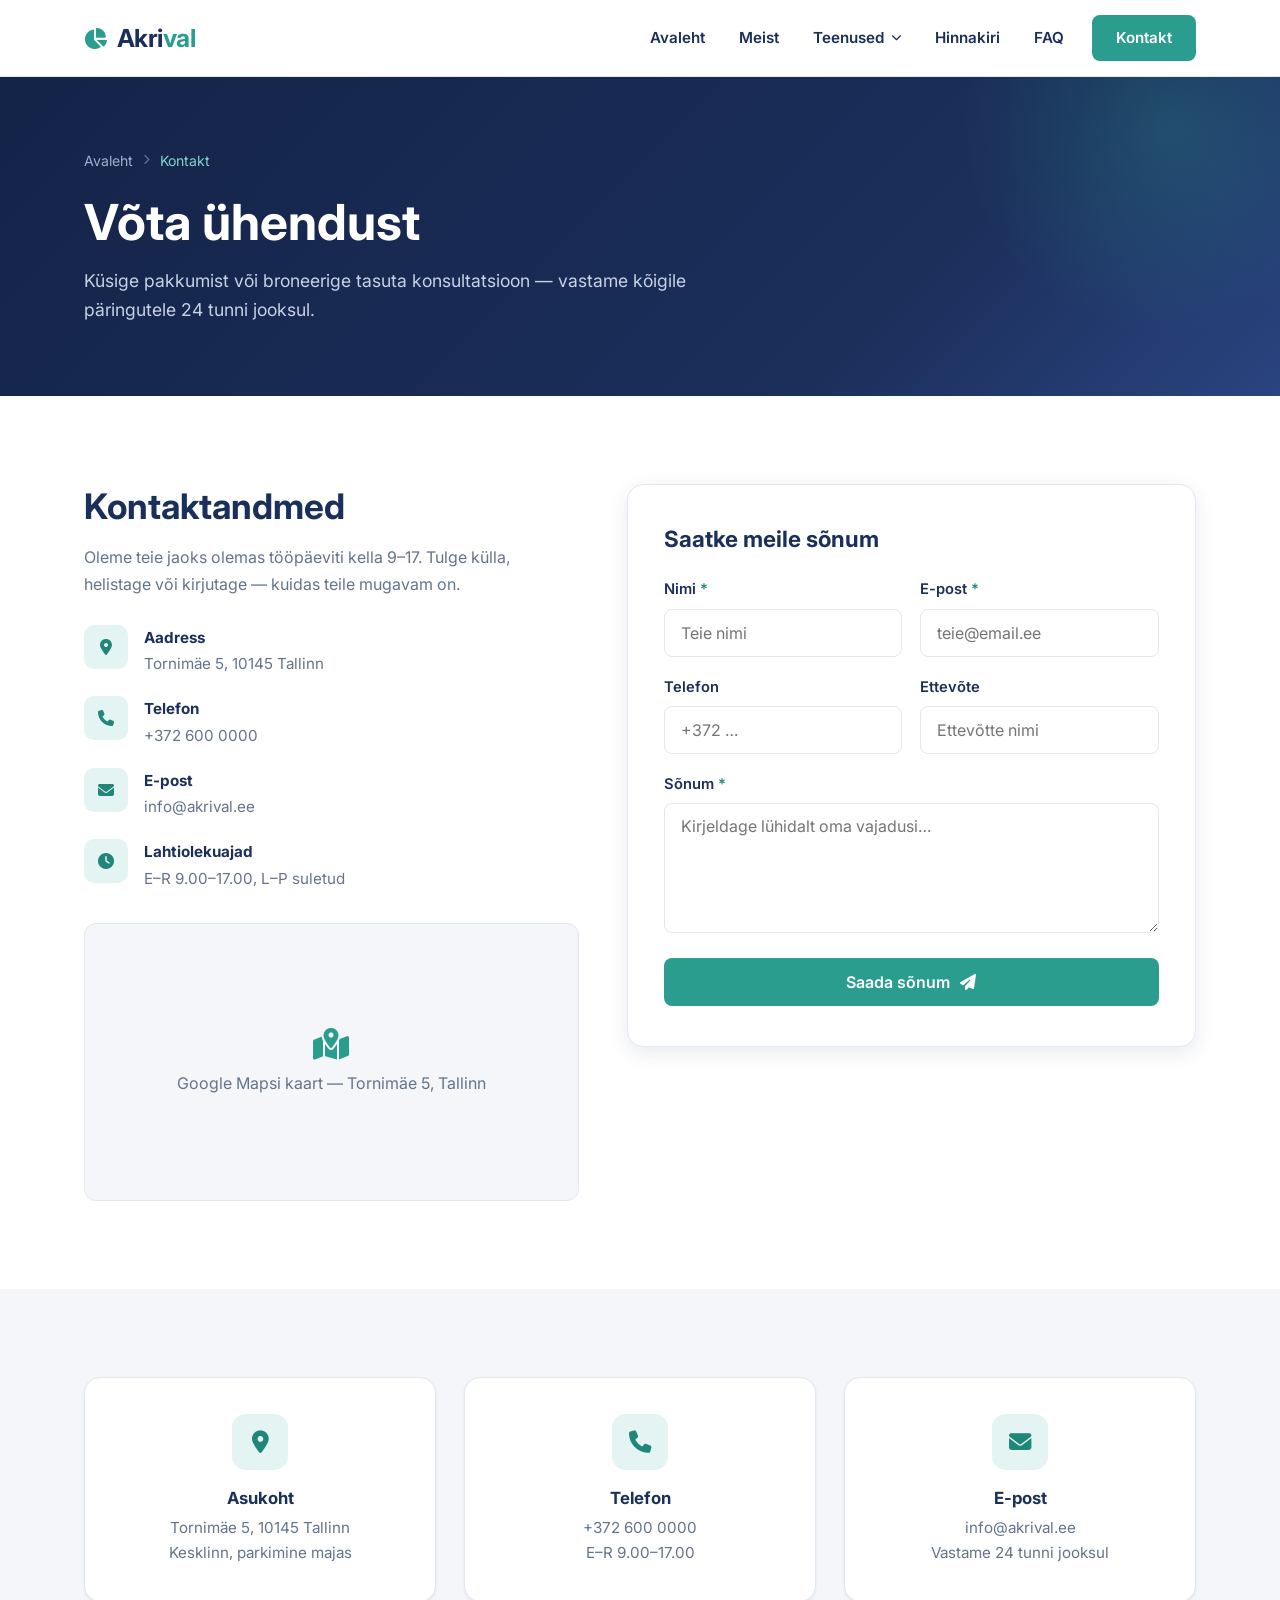
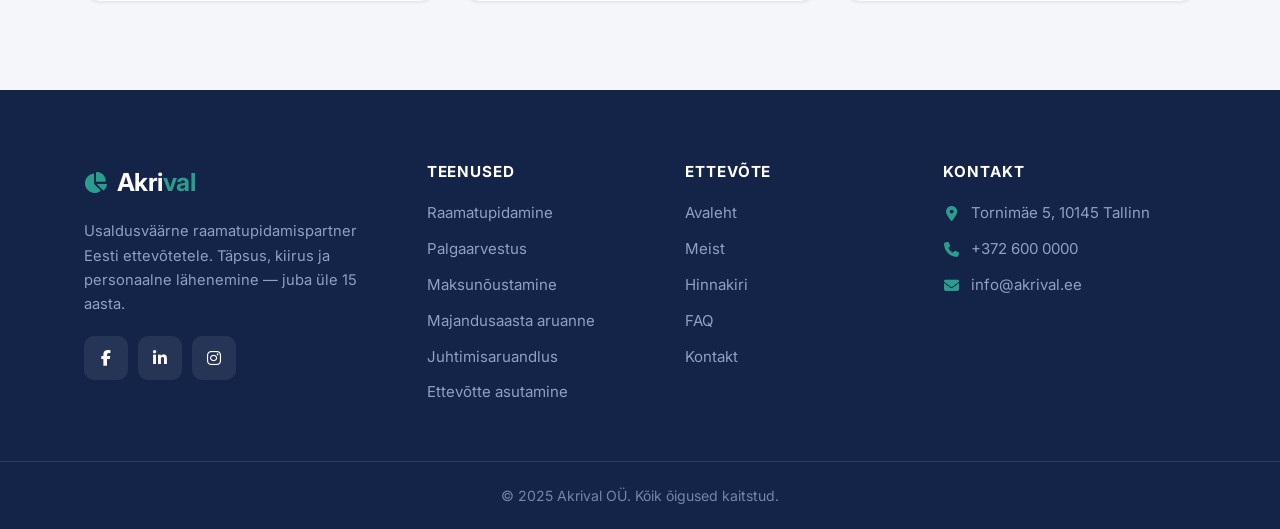
<file: kontakt.html>
<!DOCTYPE html>
<html lang="et">
<head>
  <meta charset="UTF-8">
  <meta name="viewport" content="width=device-width, initial-scale=1">
  <link rel="icon" href="data:image/svg+xml,<svg xmlns=%27http://www.w3.org/2000/svg%27 viewBox=%270 0 64 64%27><rect width=%2764%27 height=%2764%27 rx=%2714%27 fill=%27%231B2F5B%27/><text x=%2732%27 y=%2746%27 font-family=%27Arial%27 font-size=%2738%27 font-weight=%27bold%27 text-anchor=%27middle%27 fill=%27%232A9D8F%27>A</text></svg>">
  <title>Kontakt — Akrival OÜ</title>
  <meta name="description" content="Võtke ühendust Akrival OÜ-ga: küsige pakkumist või broneerige tasuta konsultatsioon. Vastame 24 tunni jooksul.">
  <link rel="preconnect" href="https://fonts.googleapis.com">
  <link rel="preconnect" href="https://fonts.gstatic.com" crossorigin>
  <link href="https://fonts.googleapis.com/css2?family=Inter:wght@400;600;700&display=swap" rel="stylesheet">
  <link rel="stylesheet" href="https://cdnjs.cloudflare.com/ajax/libs/font-awesome/6.5.2/css/all.min.css">
  <link rel="stylesheet" href="css/style.css">
</head>
<body>

  <header class="site-header">
    <div class="container header-inner">
      <a href="index.html" class="logo" aria-label="Akrival OÜ avaleht"><i class="fa-solid fa-chart-pie"></i>Akri<span>val</span></a>
      <nav class="main-nav" aria-label="Peamenüü">
        <ul class="nav-list">
          <li><a href="index.html" class="nav-link">Avaleht</a></li>
          <li><a href="meist.html" class="nav-link">Meist</a></li>
          <li class="has-dropdown">
            <a href="teenused.html" class="nav-link" aria-haspopup="true" aria-expanded="false">Teenused <i class="fa-solid fa-chevron-down" aria-hidden="true"></i></a>
            <ul class="dropdown">
              <li><a href="teenused/raamatupidamine.html"><i class="fa-solid fa-file-invoice" aria-hidden="true"></i>Raamatupidamine</a></li>
              <li><a href="teenused/palgaarvestus.html"><i class="fa-solid fa-money-check-dollar" aria-hidden="true"></i>Palgaarvestus</a></li>
              <li><a href="teenused/maksunoustamine.html"><i class="fa-solid fa-scale-balanced" aria-hidden="true"></i>Maksunõustamine</a></li>
              <li><a href="teenused/majandusaasta-aruanne.html"><i class="fa-solid fa-file-contract" aria-hidden="true"></i>Majandusaasta aruanne</a></li>
              <li><a href="teenused/juhtimisaruandlus.html"><i class="fa-solid fa-chart-line" aria-hidden="true"></i>Juhtimisaruandlus</a></li>
              <li><a href="teenused/ettevotte-asutamine.html"><i class="fa-solid fa-rocket" aria-hidden="true"></i>Ettevõtte asutamine</a></li>
            </ul>
          </li>
          <li><a href="hinnakiri.html" class="nav-link">Hinnakiri</a></li>
          <li><a href="faq.html" class="nav-link">FAQ</a></li>
          <li><a href="kontakt.html" class="btn btn--primary nav-cta">Kontakt</a></li>
        </ul>
      </nav>
      <button class="hamburger" aria-label="Ava menüü" aria-expanded="false">
        <span></span><span></span><span></span>
      </button>
    </div>
  </header>

  <main>

    <!-- Page hero -->
    <section class="page-hero">
      <div class="container">
        <nav class="breadcrumb" aria-label="Leivapuru">
          <a href="index.html">Avaleht</a>
          <i class="fa-solid fa-chevron-right" aria-hidden="true"></i>
          <span>Kontakt</span>
        </nav>
        <h1>Võta ühendust</h1>
        <p>Küsige pakkumist või broneerige tasuta konsultatsioon — vastame kõigile päringutele 24 tunni jooksul.</p>
      </div>
    </section>

    <!-- Kontaktinfo ja vorm -->
    <section class="section">
      <div class="container">
        <div class="contact-grid">

          <div class="contact-info reveal">
            <h2>Kontaktandmed</h2>
            <p>Oleme teie jaoks olemas tööpäeviti kella 9–17. Tulge külla, helistage või kirjutage — kuidas teile mugavam on.</p>
            <ul class="contact-list">
              <li>
                <i class="fa-solid fa-location-dot" aria-hidden="true"></i>
                <div>
                  <strong>Aadress</strong>
                  <span>Tornimäe 5, 10145 Tallinn</span>
                </div>
              </li>
              <li>
                <i class="fa-solid fa-phone" aria-hidden="true"></i>
                <div>
                  <strong>Telefon</strong>
                  <a href="tel:+3726000000">+372 600 0000</a>
                </div>
              </li>
              <li>
                <i class="fa-solid fa-envelope" aria-hidden="true"></i>
                <div>
                  <strong>E-post</strong>
                  <a href="mailto:info@akrival.ee">info@akrival.ee</a>
                </div>
              </li>
              <li>
                <i class="fa-solid fa-clock" aria-hidden="true"></i>
                <div>
                  <strong>Lahtiolekuajad</strong>
                  <span>E–R 9.00–17.00, L–P suletud</span>
                </div>
              </li>
            </ul>
            <div class="map-placeholder" role="img" aria-label="Kaardi kohatäide — Tornimäe 5, Tallinn">
              <i class="fa-solid fa-map-location-dot" aria-hidden="true"></i>
              <span>Google Mapsi kaart — Tornimäe 5, Tallinn</span>
              <!-- Asenda päris kaardiga:
              <iframe src="https://www.google.com/maps/embed?..." width="100%" height="100%" style="border:0" allowfullscreen loading="lazy" title="Akrival OÜ asukoht"></iframe>
              -->
            </div>
          </div>

          <div class="contact-form reveal">
            <h2>Saatke meile sõnum</h2>
            <form>
              <div class="form-row">
                <div class="form-group">
                  <label for="nimi">Nimi <em>*</em></label>
                  <input type="text" id="nimi" name="nimi" required autocomplete="name" placeholder="Teie nimi">
                </div>
                <div class="form-group">
                  <label for="email">E-post <em>*</em></label>
                  <input type="email" id="email" name="email" required autocomplete="email" placeholder="teie@email.ee">
                </div>
              </div>
              <div class="form-row">
                <div class="form-group">
                  <label for="telefon">Telefon</label>
                  <input type="tel" id="telefon" name="telefon" autocomplete="tel" placeholder="+372 …">
                </div>
                <div class="form-group">
                  <label for="ettevote">Ettevõte</label>
                  <input type="text" id="ettevote" name="ettevote" autocomplete="organization" placeholder="Ettevõtte nimi">
                </div>
              </div>
              <div class="form-group">
                <label for="sonum">Sõnum <em>*</em></label>
                <textarea id="sonum" name="sonum" required placeholder="Kirjeldage lühidalt oma vajadusi…"></textarea>
              </div>
              <button type="submit" class="btn btn--primary btn--block">Saada sõnum <i class="fa-solid fa-paper-plane" aria-hidden="true"></i></button>
            </form>
          </div>

        </div>
      </div>
    </section>

    <!-- Info-kaardid -->
    <section class="section section--alt">
      <div class="container">
        <div class="info-cards">
          <article class="info-card reveal">
            <div class="card-icon"><i class="fa-solid fa-location-dot" aria-hidden="true"></i></div>
            <h3>Asukoht</h3>
            <p>Tornimäe 5, 10145 Tallinn<br>Kesklinn, parkimine majas</p>
          </article>
          <article class="info-card reveal">
            <div class="card-icon"><i class="fa-solid fa-phone" aria-hidden="true"></i></div>
            <h3>Telefon</h3>
            <p><a href="tel:+3726000000">+372 600 0000</a><br>E–R 9.00–17.00</p>
          </article>
          <article class="info-card reveal">
            <div class="card-icon"><i class="fa-solid fa-envelope" aria-hidden="true"></i></div>
            <h3>E-post</h3>
            <p><a href="mailto:info@akrival.ee">info@akrival.ee</a><br>Vastame 24 tunni jooksul</p>
          </article>
        </div>
      </div>
    </section>

  </main>

  <footer class="site-footer">
    <div class="container">
      <div class="footer-grid">
        <div class="footer-brand">
          <a href="index.html" class="logo"><i class="fa-solid fa-chart-pie"></i>Akri<span>val</span></a>
          <p>Usaldusväärne raamatupidamispartner Eesti ettevõtetele. Täpsus, kiirus ja personaalne lähenemine — juba üle 15 aasta.</p>
          <div class="footer-social">
            <a href="#" aria-label="Facebook"><i class="fa-brands fa-facebook-f" aria-hidden="true"></i></a>
            <a href="#" aria-label="LinkedIn"><i class="fa-brands fa-linkedin-in" aria-hidden="true"></i></a>
            <a href="#" aria-label="Instagram"><i class="fa-brands fa-instagram" aria-hidden="true"></i></a>
          </div>
        </div>
        <div class="footer-col">
          <h4>Teenused</h4>
          <ul>
            <li><a href="teenused/raamatupidamine.html">Raamatupidamine</a></li>
            <li><a href="teenused/palgaarvestus.html">Palgaarvestus</a></li>
            <li><a href="teenused/maksunoustamine.html">Maksunõustamine</a></li>
            <li><a href="teenused/majandusaasta-aruanne.html">Majandusaasta aruanne</a></li>
            <li><a href="teenused/juhtimisaruandlus.html">Juhtimisaruandlus</a></li>
            <li><a href="teenused/ettevotte-asutamine.html">Ettevõtte asutamine</a></li>
          </ul>
        </div>
        <div class="footer-col">
          <h4>Ettevõte</h4>
          <ul>
            <li><a href="index.html">Avaleht</a></li>
            <li><a href="meist.html">Meist</a></li>
            <li><a href="hinnakiri.html">Hinnakiri</a></li>
            <li><a href="faq.html">FAQ</a></li>
            <li><a href="kontakt.html">Kontakt</a></li>
          </ul>
        </div>
        <div class="footer-col">
          <h4>Kontakt</h4>
          <ul class="footer-contact">
            <li><i class="fa-solid fa-location-dot" aria-hidden="true"></i><span>Tornimäe 5, 10145 Tallinn</span></li>
            <li><i class="fa-solid fa-phone" aria-hidden="true"></i><a href="tel:+3726000000">+372 600 0000</a></li>
            <li><i class="fa-solid fa-envelope" aria-hidden="true"></i><a href="mailto:info@akrival.ee">info@akrival.ee</a></li>
          </ul>
        </div>
      </div>
    </div>
    <div class="footer-bottom">
      <div class="container">© 2025 Akrival OÜ. Kõik õigused kaitstud.</div>
    </div>
  </footer>

  <button class="scroll-top" aria-label="Keri lehe algusesse"><i class="fa-solid fa-arrow-up" aria-hidden="true"></i></button>

  <script src="js/main.js"></script>
</body>
</html>
</file>
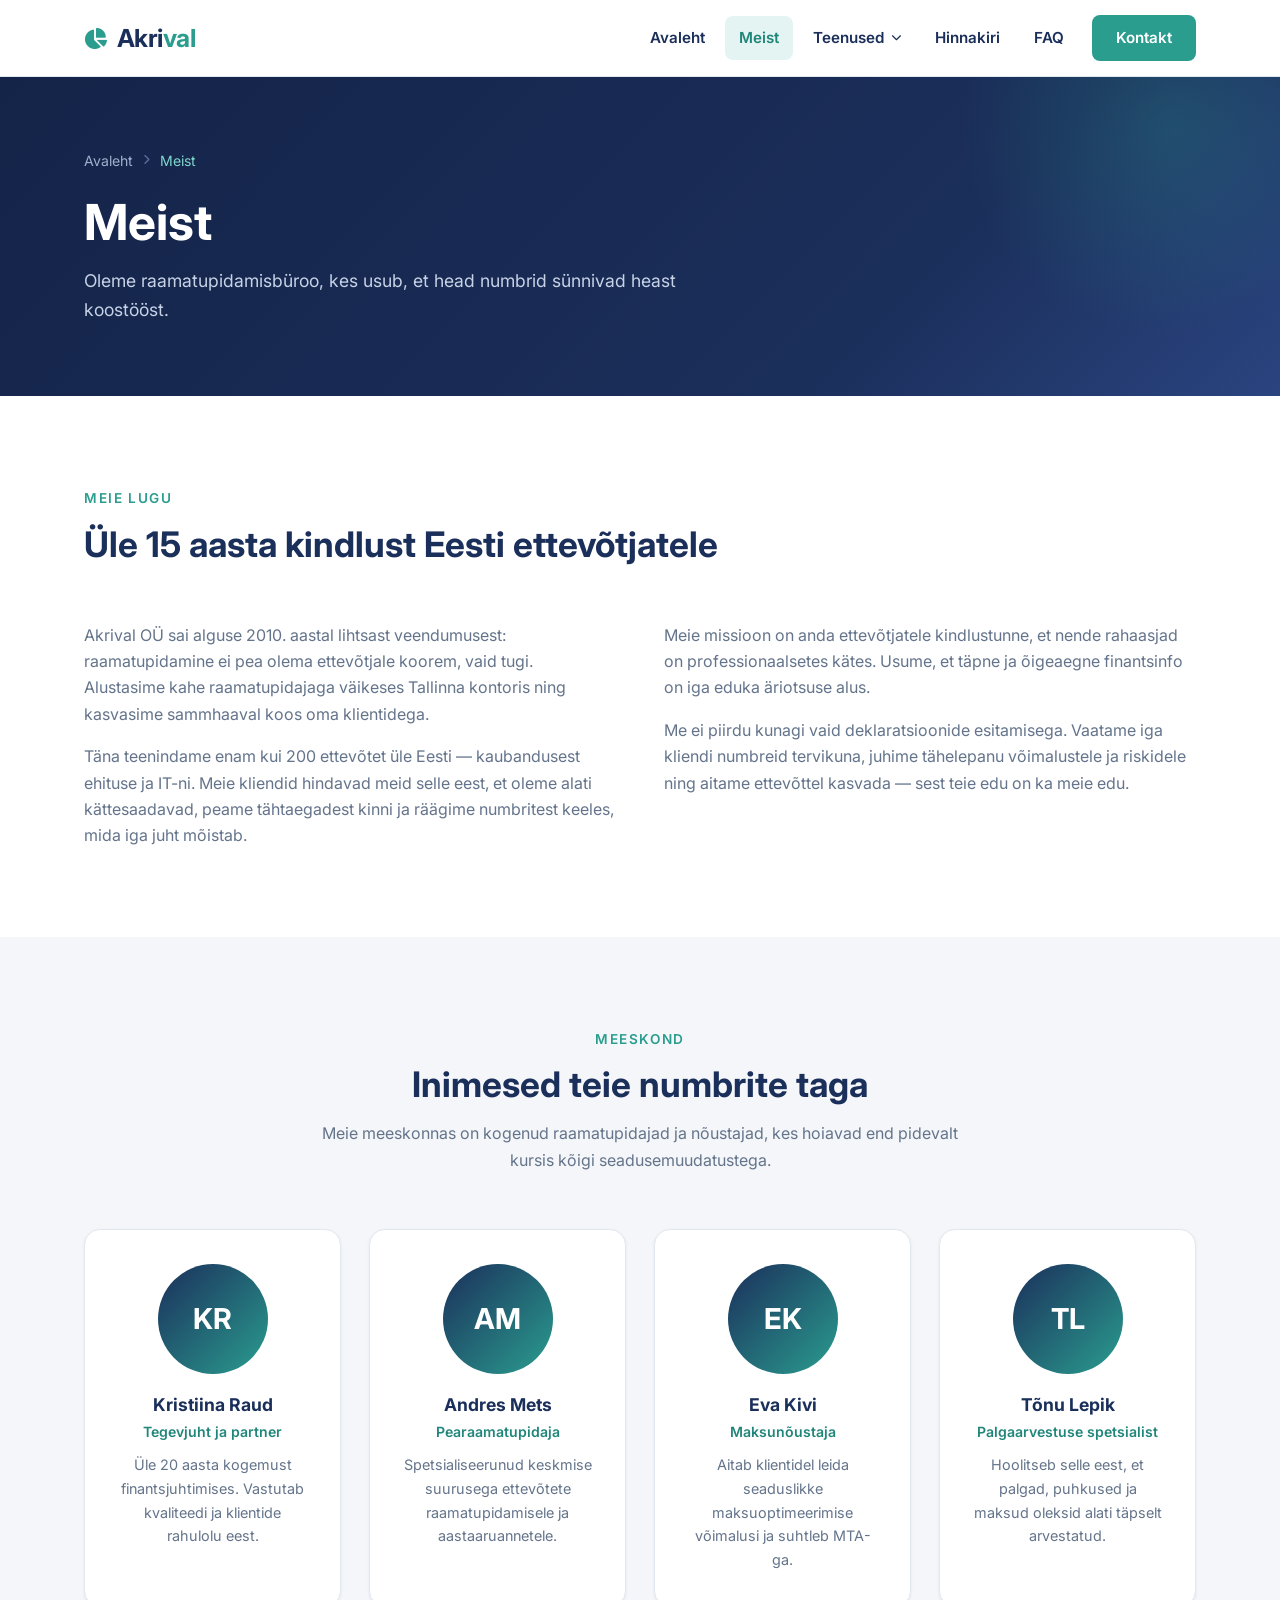
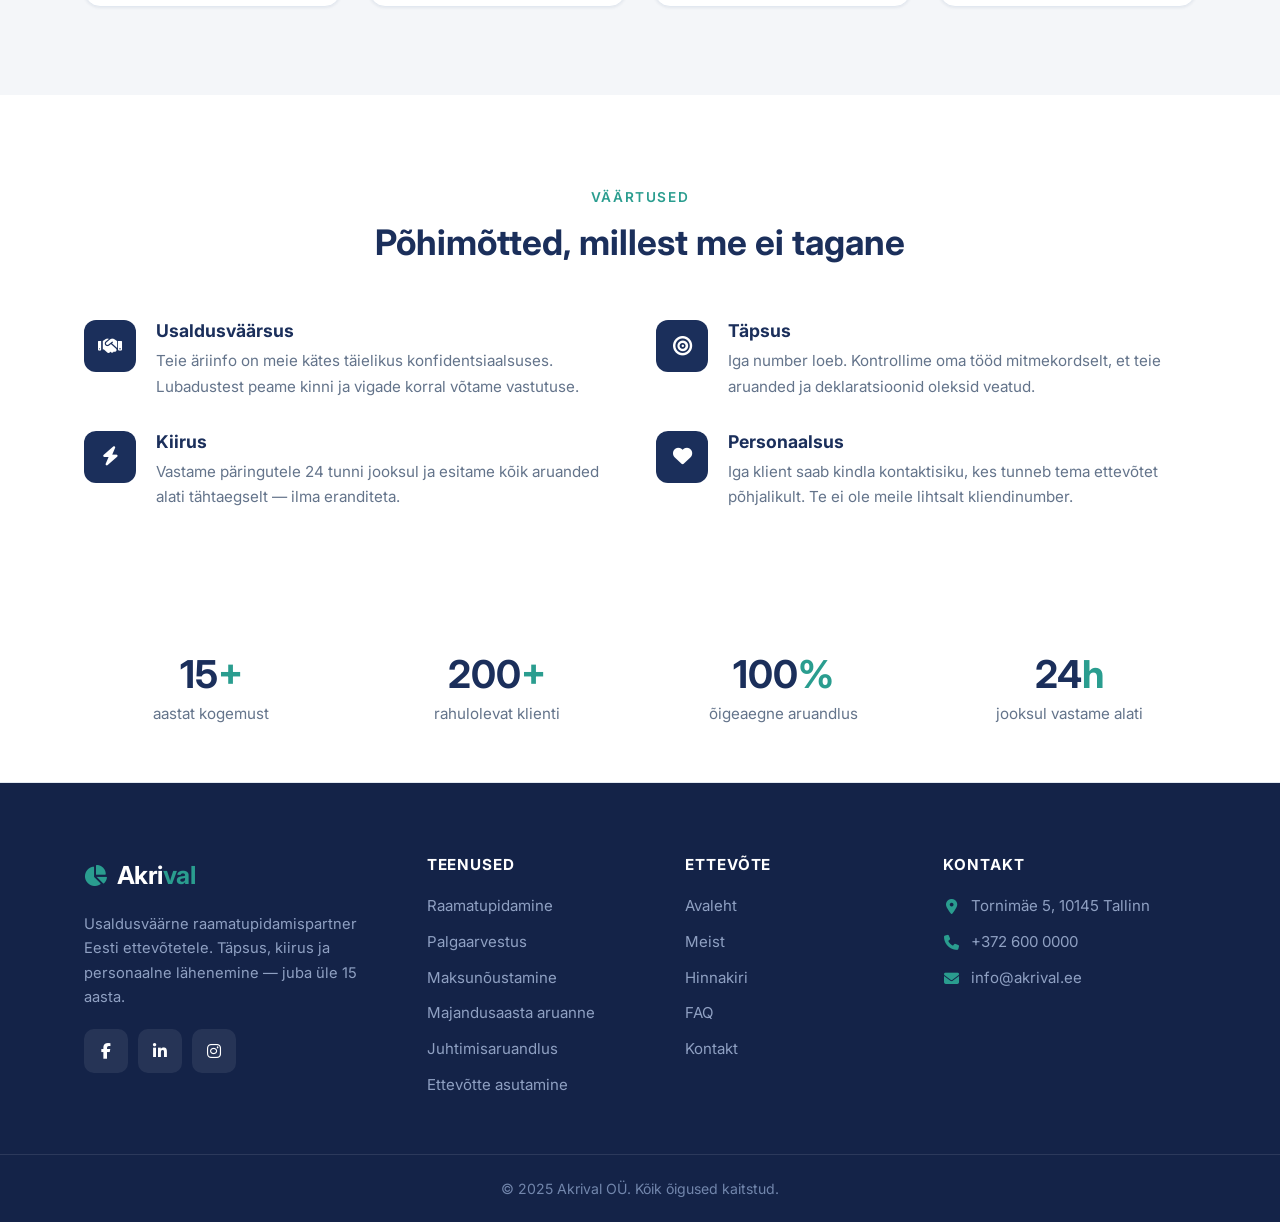
<file: meist.html>
<!DOCTYPE html>
<html lang="et">
<head>
  <meta charset="UTF-8">
  <meta name="viewport" content="width=device-width, initial-scale=1">
  <link rel="icon" href="data:image/svg+xml,<svg xmlns=%27http://www.w3.org/2000/svg%27 viewBox=%270 0 64 64%27><rect width=%2764%27 height=%2764%27 rx=%2714%27 fill=%27%231B2F5B%27/><text x=%2732%27 y=%2746%27 font-family=%27Arial%27 font-size=%2738%27 font-weight=%27bold%27 text-anchor=%27middle%27 fill=%27%232A9D8F%27>A</text></svg>">
  <title>Meist — Akrival OÜ</title>
  <meta name="description" content="Tutvuge Akrival OÜ loo, meeskonna ja väärtustega. Üle 15 aasta usaldusväärset raamatupidamisteenust Eesti ettevõtetele.">
  <link rel="preconnect" href="https://fonts.googleapis.com">
  <link rel="preconnect" href="https://fonts.gstatic.com" crossorigin>
  <link href="https://fonts.googleapis.com/css2?family=Inter:wght@400;600;700&display=swap" rel="stylesheet">
  <link rel="stylesheet" href="https://cdnjs.cloudflare.com/ajax/libs/font-awesome/6.5.2/css/all.min.css">
  <link rel="stylesheet" href="css/style.css">
</head>
<body>

  <header class="site-header">
    <div class="container header-inner">
      <a href="index.html" class="logo" aria-label="Akrival OÜ avaleht"><i class="fa-solid fa-chart-pie"></i>Akri<span>val</span></a>
      <nav class="main-nav" aria-label="Peamenüü">
        <ul class="nav-list">
          <li><a href="index.html" class="nav-link">Avaleht</a></li>
          <li><a href="meist.html" class="nav-link">Meist</a></li>
          <li class="has-dropdown">
            <a href="teenused.html" class="nav-link" aria-haspopup="true" aria-expanded="false">Teenused <i class="fa-solid fa-chevron-down" aria-hidden="true"></i></a>
            <ul class="dropdown">
              <li><a href="teenused/raamatupidamine.html"><i class="fa-solid fa-file-invoice" aria-hidden="true"></i>Raamatupidamine</a></li>
              <li><a href="teenused/palgaarvestus.html"><i class="fa-solid fa-money-check-dollar" aria-hidden="true"></i>Palgaarvestus</a></li>
              <li><a href="teenused/maksunoustamine.html"><i class="fa-solid fa-scale-balanced" aria-hidden="true"></i>Maksunõustamine</a></li>
              <li><a href="teenused/majandusaasta-aruanne.html"><i class="fa-solid fa-file-contract" aria-hidden="true"></i>Majandusaasta aruanne</a></li>
              <li><a href="teenused/juhtimisaruandlus.html"><i class="fa-solid fa-chart-line" aria-hidden="true"></i>Juhtimisaruandlus</a></li>
              <li><a href="teenused/ettevotte-asutamine.html"><i class="fa-solid fa-rocket" aria-hidden="true"></i>Ettevõtte asutamine</a></li>
            </ul>
          </li>
          <li><a href="hinnakiri.html" class="nav-link">Hinnakiri</a></li>
          <li><a href="faq.html" class="nav-link">FAQ</a></li>
          <li><a href="kontakt.html" class="btn btn--primary nav-cta">Kontakt</a></li>
        </ul>
      </nav>
      <button class="hamburger" aria-label="Ava menüü" aria-expanded="false">
        <span></span><span></span><span></span>
      </button>
    </div>
  </header>

  <main>

    <!-- Page hero -->
    <section class="page-hero">
      <div class="container">
        <nav class="breadcrumb" aria-label="Leivapuru">
          <a href="index.html">Avaleht</a>
          <i class="fa-solid fa-chevron-right" aria-hidden="true"></i>
          <span>Meist</span>
        </nav>
        <h1>Meist</h1>
        <p>Oleme raamatupidamisbüroo, kes usub, et head numbrid sünnivad heast koostööst.</p>
      </div>
    </section>

    <!-- Lugu -->
    <section class="section">
      <div class="container">
        <div class="section-head" style="text-align: left; margin-left: 0; max-width: 720px;">
          <span class="eyebrow">Meie lugu</span>
          <h2>Üle 15 aasta kindlust Eesti ettevõtjatele</h2>
        </div>
        <div class="story-grid">
          <div class="reveal">
            <p>Akrival OÜ sai alguse 2010. aastal lihtsast veendumusest: raamatupidamine ei pea olema ettevõtjale koorem, vaid tugi. Alustasime kahe raamatupidajaga väikeses Tallinna kontoris ning kasvasime sammhaaval koos oma klientidega.</p>
            <p>Täna teenindame enam kui 200 ettevõtet üle Eesti — kaubandusest ehituse ja IT-ni. Meie kliendid hindavad meid selle eest, et oleme alati kättesaadavad, peame tähtaegadest kinni ja räägime numbritest keeles, mida iga juht mõistab.</p>
          </div>
          <div class="reveal">
            <p>Meie missioon on anda ettevõtjatele kindlustunne, et nende rahaasjad on professionaalsetes kätes. Usume, et täpne ja õigeaegne finantsinfo on iga eduka äriotsuse alus.</p>
            <p>Me ei piirdu kunagi vaid deklaratsioonide esitamisega. Vaatame iga kliendi numbreid tervikuna, juhime tähelepanu võimalustele ja riskidele ning aitame ettevõttel kasvada — sest teie edu on ka meie edu.</p>
          </div>
        </div>
      </div>
    </section>

    <!-- Meeskond -->
    <section class="section section--alt">
      <div class="container">
        <div class="section-head">
          <span class="eyebrow">Meeskond</span>
          <h2>Inimesed teie numbrite taga</h2>
          <p>Meie meeskonnas on kogenud raamatupidajad ja nõustajad, kes hoiavad end pidevalt kursis kõigi seadusemuudatustega.</p>
        </div>
        <div class="team-grid">
          <article class="card team-card reveal">
            <div class="team-avatar" aria-hidden="true">KR</div>
            <h3>Kristiina Raud</h3>
            <span class="team-role">Tegevjuht ja partner</span>
            <p>Üle 20 aasta kogemust finantsjuhtimises. Vastutab kvaliteedi ja klientide rahulolu eest.</p>
          </article>
          <article class="card team-card reveal">
            <div class="team-avatar" aria-hidden="true">AM</div>
            <h3>Andres Mets</h3>
            <span class="team-role">Pearaamatupidaja</span>
            <p>Spetsialiseerunud keskmise suurusega ettevõtete raamatupidamisele ja aastaaruannetele.</p>
          </article>
          <article class="card team-card reveal">
            <div class="team-avatar" aria-hidden="true">EK</div>
            <h3>Eva Kivi</h3>
            <span class="team-role">Maksunõustaja</span>
            <p>Aitab klientidel leida seaduslikke maksuoptimeerimise võimalusi ja suhtleb MTA-ga.</p>
          </article>
          <article class="card team-card reveal">
            <div class="team-avatar" aria-hidden="true">TL</div>
            <h3>Tõnu Lepik</h3>
            <span class="team-role">Palgaarvestuse spetsialist</span>
            <p>Hoolitseb selle eest, et palgad, puhkused ja maksud oleksid alati täpselt arvestatud.</p>
          </article>
        </div>
      </div>
    </section>

    <!-- Väärtused -->
    <section class="section">
      <div class="container">
        <div class="section-head">
          <span class="eyebrow">Väärtused</span>
          <h2>Põhimõtted, millest me ei tagane</h2>
        </div>
        <div class="features-grid">
          <div class="feature reveal">
            <div class="feature-icon"><i class="fa-solid fa-handshake" aria-hidden="true"></i></div>
            <div>
              <h3>Usaldusväärsus</h3>
              <p>Teie äriinfo on meie kätes täielikus konfidentsiaalsuses. Lubadustest peame kinni ja vigade korral võtame vastutuse.</p>
            </div>
          </div>
          <div class="feature reveal">
            <div class="feature-icon"><i class="fa-solid fa-bullseye" aria-hidden="true"></i></div>
            <div>
              <h3>Täpsus</h3>
              <p>Iga number loeb. Kontrollime oma tööd mitmekordselt, et teie aruanded ja deklaratsioonid oleksid veatud.</p>
            </div>
          </div>
          <div class="feature reveal">
            <div class="feature-icon"><i class="fa-solid fa-bolt" aria-hidden="true"></i></div>
            <div>
              <h3>Kiirus</h3>
              <p>Vastame päringutele 24 tunni jooksul ja esitame kõik aruanded alati tähtaegselt — ilma eranditeta.</p>
            </div>
          </div>
          <div class="feature reveal">
            <div class="feature-icon"><i class="fa-solid fa-heart" aria-hidden="true"></i></div>
            <div>
              <h3>Personaalsus</h3>
              <p>Iga klient saab kindla kontaktisiku, kes tunneb tema ettevõtet põhjalikult. Te ei ole meile lihtsalt kliendinumber.</p>
            </div>
          </div>
        </div>
      </div>
    </section>

    <!-- Numbrid -->
    <section class="stats section--alt" aria-label="Akrival numbrites">
      <div class="container">
        <div class="stats-grid">
          <div class="stat reveal">
            <div class="stat-num">15<span>+</span></div>
            <div class="stat-label">aastat kogemust</div>
          </div>
          <div class="stat reveal">
            <div class="stat-num">200<span>+</span></div>
            <div class="stat-label">rahulolevat klienti</div>
          </div>
          <div class="stat reveal">
            <div class="stat-num">100<span>%</span></div>
            <div class="stat-label">õigeaegne aruandlus</div>
          </div>
          <div class="stat reveal">
            <div class="stat-num">24<span>h</span></div>
            <div class="stat-label">jooksul vastame alati</div>
          </div>
        </div>
      </div>
    </section>

  </main>

  <footer class="site-footer">
    <div class="container">
      <div class="footer-grid">
        <div class="footer-brand">
          <a href="index.html" class="logo"><i class="fa-solid fa-chart-pie"></i>Akri<span>val</span></a>
          <p>Usaldusväärne raamatupidamispartner Eesti ettevõtetele. Täpsus, kiirus ja personaalne lähenemine — juba üle 15 aasta.</p>
          <div class="footer-social">
            <a href="#" aria-label="Facebook"><i class="fa-brands fa-facebook-f" aria-hidden="true"></i></a>
            <a href="#" aria-label="LinkedIn"><i class="fa-brands fa-linkedin-in" aria-hidden="true"></i></a>
            <a href="#" aria-label="Instagram"><i class="fa-brands fa-instagram" aria-hidden="true"></i></a>
          </div>
        </div>
        <div class="footer-col">
          <h4>Teenused</h4>
          <ul>
            <li><a href="teenused/raamatupidamine.html">Raamatupidamine</a></li>
            <li><a href="teenused/palgaarvestus.html">Palgaarvestus</a></li>
            <li><a href="teenused/maksunoustamine.html">Maksunõustamine</a></li>
            <li><a href="teenused/majandusaasta-aruanne.html">Majandusaasta aruanne</a></li>
            <li><a href="teenused/juhtimisaruandlus.html">Juhtimisaruandlus</a></li>
            <li><a href="teenused/ettevotte-asutamine.html">Ettevõtte asutamine</a></li>
          </ul>
        </div>
        <div class="footer-col">
          <h4>Ettevõte</h4>
          <ul>
            <li><a href="index.html">Avaleht</a></li>
            <li><a href="meist.html">Meist</a></li>
            <li><a href="hinnakiri.html">Hinnakiri</a></li>
            <li><a href="faq.html">FAQ</a></li>
            <li><a href="kontakt.html">Kontakt</a></li>
          </ul>
        </div>
        <div class="footer-col">
          <h4>Kontakt</h4>
          <ul class="footer-contact">
            <li><i class="fa-solid fa-location-dot" aria-hidden="true"></i><span>Tornimäe 5, 10145 Tallinn</span></li>
            <li><i class="fa-solid fa-phone" aria-hidden="true"></i><a href="tel:+3726000000">+372 600 0000</a></li>
            <li><i class="fa-solid fa-envelope" aria-hidden="true"></i><a href="mailto:info@akrival.ee">info@akrival.ee</a></li>
          </ul>
        </div>
      </div>
    </div>
    <div class="footer-bottom">
      <div class="container">© 2025 Akrival OÜ. Kõik õigused kaitstud.</div>
    </div>
  </footer>

  <button class="scroll-top" aria-label="Keri lehe algusesse"><i class="fa-solid fa-arrow-up" aria-hidden="true"></i></button>

  <script src="js/main.js"></script>
</body>
</html>
</file>
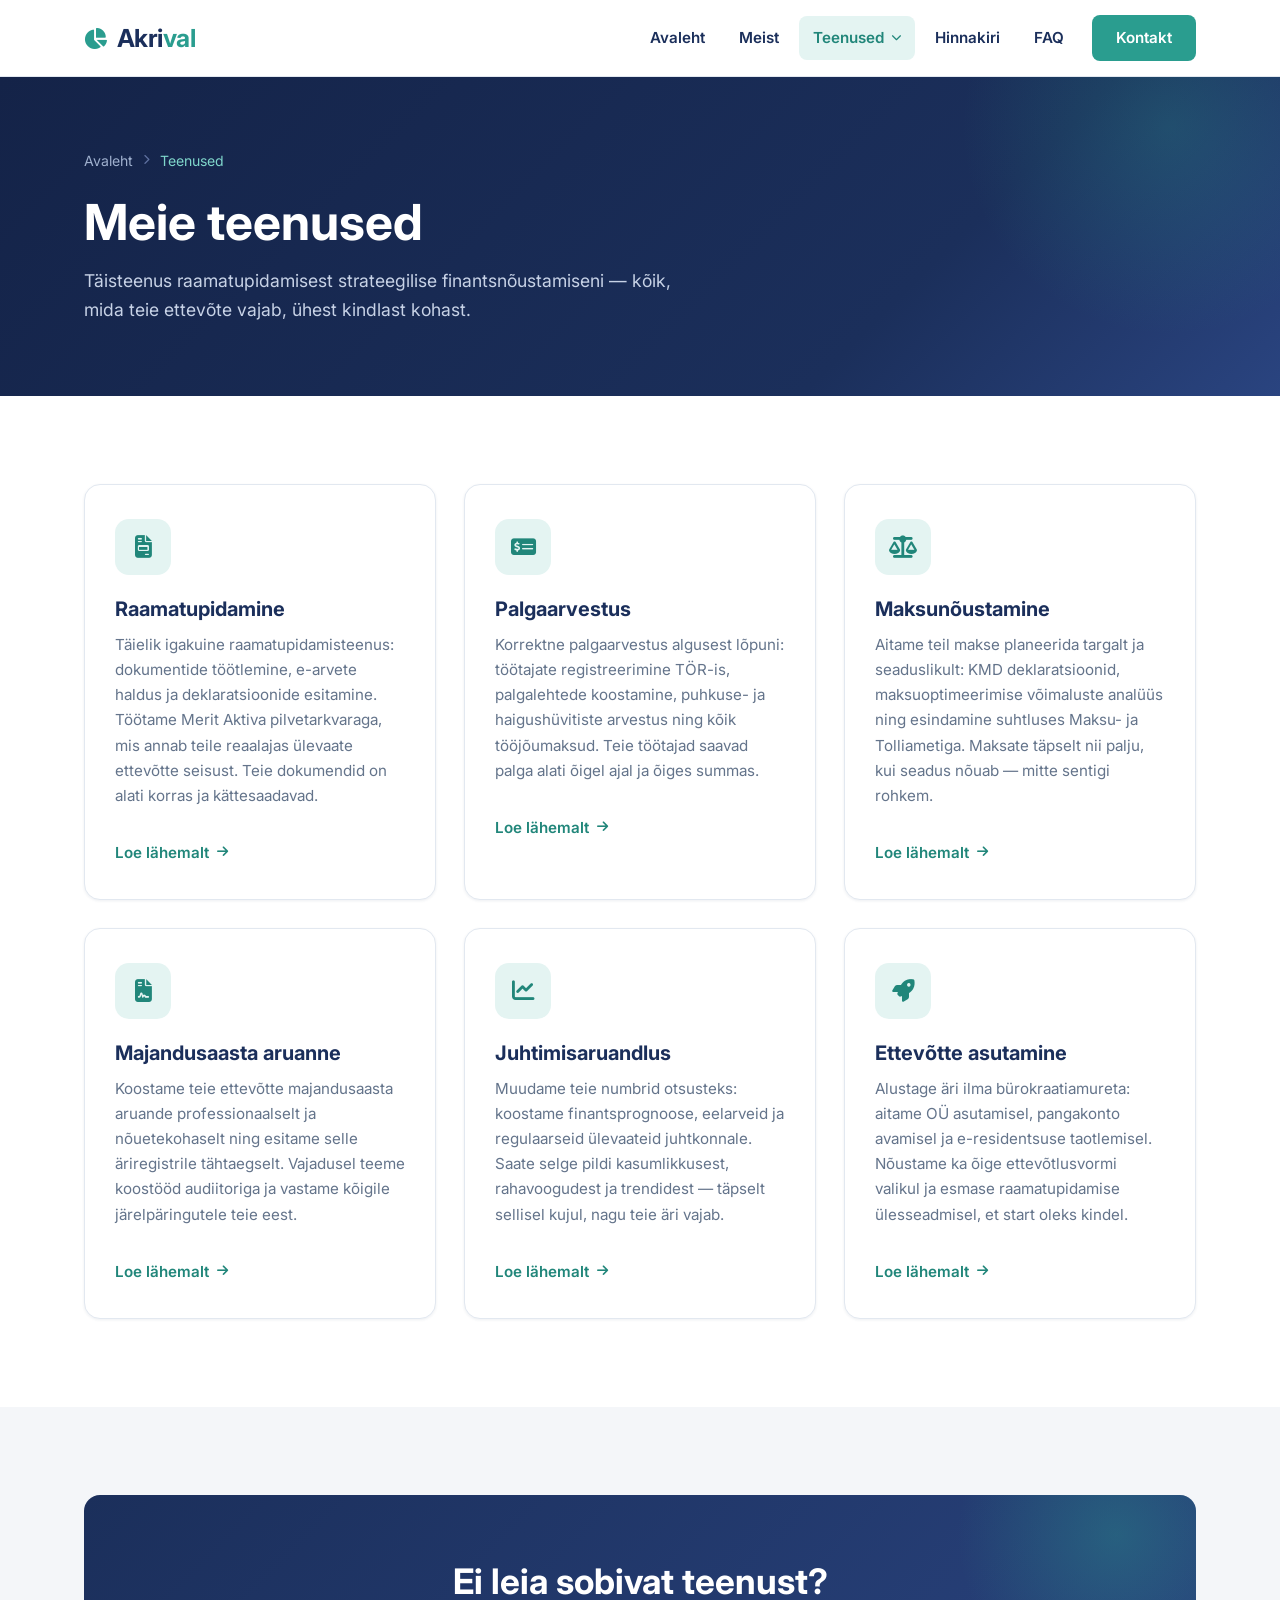
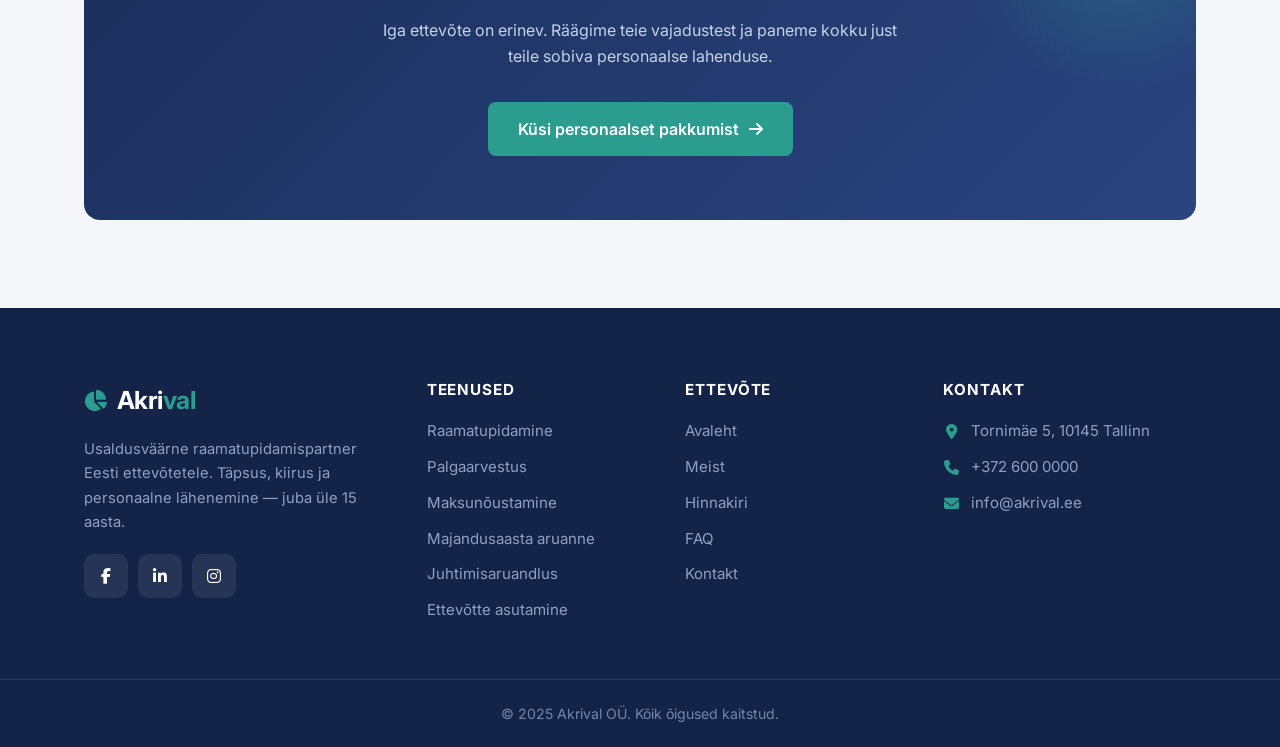
<file: teenused.html>
<!DOCTYPE html>
<html lang="et">
<head>
  <meta charset="UTF-8">
  <meta name="viewport" content="width=device-width, initial-scale=1">
  <link rel="icon" href="data:image/svg+xml,<svg xmlns=%27http://www.w3.org/2000/svg%27 viewBox=%270 0 64 64%27><rect width=%2764%27 height=%2764%27 rx=%2714%27 fill=%27%231B2F5B%27/><text x=%2732%27 y=%2746%27 font-family=%27Arial%27 font-size=%2738%27 font-weight=%27bold%27 text-anchor=%27middle%27 fill=%27%232A9D8F%27>A</text></svg>">
  <title>Teenused — Akrival OÜ</title>
  <meta name="description" content="Akrival OÜ teenused: raamatupidamine, palgaarvestus, maksunõustamine, majandusaasta aruanded, juhtimisaruandlus ja ettevõtte asutamine.">
  <link rel="preconnect" href="https://fonts.googleapis.com">
  <link rel="preconnect" href="https://fonts.gstatic.com" crossorigin>
  <link href="https://fonts.googleapis.com/css2?family=Inter:wght@400;600;700&display=swap" rel="stylesheet">
  <link rel="stylesheet" href="https://cdnjs.cloudflare.com/ajax/libs/font-awesome/6.5.2/css/all.min.css">
  <link rel="stylesheet" href="css/style.css">
</head>
<body>

  <header class="site-header">
    <div class="container header-inner">
      <a href="index.html" class="logo" aria-label="Akrival OÜ avaleht"><i class="fa-solid fa-chart-pie"></i>Akri<span>val</span></a>
      <nav class="main-nav" aria-label="Peamenüü">
        <ul class="nav-list">
          <li><a href="index.html" class="nav-link">Avaleht</a></li>
          <li><a href="meist.html" class="nav-link">Meist</a></li>
          <li class="has-dropdown">
            <a href="teenused.html" class="nav-link" aria-haspopup="true" aria-expanded="false">Teenused <i class="fa-solid fa-chevron-down" aria-hidden="true"></i></a>
            <ul class="dropdown">
              <li><a href="teenused/raamatupidamine.html"><i class="fa-solid fa-file-invoice" aria-hidden="true"></i>Raamatupidamine</a></li>
              <li><a href="teenused/palgaarvestus.html"><i class="fa-solid fa-money-check-dollar" aria-hidden="true"></i>Palgaarvestus</a></li>
              <li><a href="teenused/maksunoustamine.html"><i class="fa-solid fa-scale-balanced" aria-hidden="true"></i>Maksunõustamine</a></li>
              <li><a href="teenused/majandusaasta-aruanne.html"><i class="fa-solid fa-file-contract" aria-hidden="true"></i>Majandusaasta aruanne</a></li>
              <li><a href="teenused/juhtimisaruandlus.html"><i class="fa-solid fa-chart-line" aria-hidden="true"></i>Juhtimisaruandlus</a></li>
              <li><a href="teenused/ettevotte-asutamine.html"><i class="fa-solid fa-rocket" aria-hidden="true"></i>Ettevõtte asutamine</a></li>
            </ul>
          </li>
          <li><a href="hinnakiri.html" class="nav-link">Hinnakiri</a></li>
          <li><a href="faq.html" class="nav-link">FAQ</a></li>
          <li><a href="kontakt.html" class="btn btn--primary nav-cta">Kontakt</a></li>
        </ul>
      </nav>
      <button class="hamburger" aria-label="Ava menüü" aria-expanded="false">
        <span></span><span></span><span></span>
      </button>
    </div>
  </header>

  <main>

    <!-- Page hero -->
    <section class="page-hero">
      <div class="container">
        <nav class="breadcrumb" aria-label="Leivapuru">
          <a href="index.html">Avaleht</a>
          <i class="fa-solid fa-chevron-right" aria-hidden="true"></i>
          <span>Teenused</span>
        </nav>
        <h1>Meie teenused</h1>
        <p>Täisteenus raamatupidamisest strateegilise finantsnõustamiseni — kõik, mida teie ettevõte vajab, ühest kindlast kohast.</p>
      </div>
    </section>

    <!-- Teenuste kaardid -->
    <section class="section">
      <div class="container">
        <div class="cards-grid" style="grid-template-columns: repeat(auto-fit, minmax(320px, 1fr));">
          <a href="teenused/raamatupidamine.html" class="card reveal">
            <div class="card-icon"><i class="fa-solid fa-file-invoice" aria-hidden="true"></i></div>
            <h3>Raamatupidamine</h3>
            <p>Täielik igakuine raamatupidamisteenus: dokumentide töötlemine, e-arvete haldus ja deklaratsioonide esitamine. Töötame Merit Aktiva pilvetarkvaraga, mis annab teile reaalajas ülevaate ettevõtte seisust. Teie dokumendid on alati korras ja kättesaadavad.</p>
            <span class="card-link">Loe lähemalt <i class="fa-solid fa-arrow-right" aria-hidden="true"></i></span>
          </a>
          <a href="teenused/palgaarvestus.html" class="card reveal">
            <div class="card-icon"><i class="fa-solid fa-money-check-dollar" aria-hidden="true"></i></div>
            <h3>Palgaarvestus</h3>
            <p>Korrektne palgaarvestus algusest lõpuni: töötajate registreerimine TÖR-is, palgalehtede koostamine, puhkuse- ja haigushüvitiste arvestus ning kõik tööjõumaksud. Teie töötajad saavad palga alati õigel ajal ja õiges summas.</p>
            <span class="card-link">Loe lähemalt <i class="fa-solid fa-arrow-right" aria-hidden="true"></i></span>
          </a>
          <a href="teenused/maksunoustamine.html" class="card reveal">
            <div class="card-icon"><i class="fa-solid fa-scale-balanced" aria-hidden="true"></i></div>
            <h3>Maksunõustamine</h3>
            <p>Aitame teil makse planeerida targalt ja seaduslikult: KMD deklaratsioonid, maksuoptimeerimise võimaluste analüüs ning esindamine suhtluses Maksu- ja Tolliametiga. Maksate täpselt nii palju, kui seadus nõuab — mitte sentigi rohkem.</p>
            <span class="card-link">Loe lähemalt <i class="fa-solid fa-arrow-right" aria-hidden="true"></i></span>
          </a>
          <a href="teenused/majandusaasta-aruanne.html" class="card reveal">
            <div class="card-icon"><i class="fa-solid fa-file-contract" aria-hidden="true"></i></div>
            <h3>Majandusaasta aruanne</h3>
            <p>Koostame teie ettevõtte majandusaasta aruande professionaalselt ja nõuetekohaselt ning esitame selle äriregistrile tähtaegselt. Vajadusel teeme koostööd audiitoriga ja vastame kõigile järelpäringutele teie eest.</p>
            <span class="card-link">Loe lähemalt <i class="fa-solid fa-arrow-right" aria-hidden="true"></i></span>
          </a>
          <a href="teenused/juhtimisaruandlus.html" class="card reveal">
            <div class="card-icon"><i class="fa-solid fa-chart-line" aria-hidden="true"></i></div>
            <h3>Juhtimisaruandlus</h3>
            <p>Muudame teie numbrid otsusteks: koostame finantsprognoose, eelarveid ja regulaarseid ülevaateid juhtkonnale. Saate selge pildi kasumlikkusest, rahavoogudest ja trendidest — täpselt sellisel kujul, nagu teie äri vajab.</p>
            <span class="card-link">Loe lähemalt <i class="fa-solid fa-arrow-right" aria-hidden="true"></i></span>
          </a>
          <a href="teenused/ettevotte-asutamine.html" class="card reveal">
            <div class="card-icon"><i class="fa-solid fa-rocket" aria-hidden="true"></i></div>
            <h3>Ettevõtte asutamine</h3>
            <p>Alustage äri ilma bürokraatiamureta: aitame OÜ asutamisel, pangakonto avamisel ja e-residentsuse taotlemisel. Nõustame ka õige ettevõtlusvormi valikul ja esmase raamatupidamise ülesseadmisel, et start oleks kindel.</p>
            <span class="card-link">Loe lähemalt <i class="fa-solid fa-arrow-right" aria-hidden="true"></i></span>
          </a>
        </div>
      </div>
    </section>

    <!-- CTA -->
    <section class="section section--alt">
      <div class="container">
        <div class="cta-banner reveal">
          <h2>Ei leia sobivat teenust?</h2>
          <p>Iga ettevõte on erinev. Räägime teie vajadustest ja paneme kokku just teile sobiva personaalse lahenduse.</p>
          <a href="kontakt.html" class="btn btn--primary">Küsi personaalset pakkumist <i class="fa-solid fa-arrow-right" aria-hidden="true"></i></a>
        </div>
      </div>
    </section>

  </main>

  <footer class="site-footer">
    <div class="container">
      <div class="footer-grid">
        <div class="footer-brand">
          <a href="index.html" class="logo"><i class="fa-solid fa-chart-pie"></i>Akri<span>val</span></a>
          <p>Usaldusväärne raamatupidamispartner Eesti ettevõtetele. Täpsus, kiirus ja personaalne lähenemine — juba üle 15 aasta.</p>
          <div class="footer-social">
            <a href="#" aria-label="Facebook"><i class="fa-brands fa-facebook-f" aria-hidden="true"></i></a>
            <a href="#" aria-label="LinkedIn"><i class="fa-brands fa-linkedin-in" aria-hidden="true"></i></a>
            <a href="#" aria-label="Instagram"><i class="fa-brands fa-instagram" aria-hidden="true"></i></a>
          </div>
        </div>
        <div class="footer-col">
          <h4>Teenused</h4>
          <ul>
            <li><a href="teenused/raamatupidamine.html">Raamatupidamine</a></li>
            <li><a href="teenused/palgaarvestus.html">Palgaarvestus</a></li>
            <li><a href="teenused/maksunoustamine.html">Maksunõustamine</a></li>
            <li><a href="teenused/majandusaasta-aruanne.html">Majandusaasta aruanne</a></li>
            <li><a href="teenused/juhtimisaruandlus.html">Juhtimisaruandlus</a></li>
            <li><a href="teenused/ettevotte-asutamine.html">Ettevõtte asutamine</a></li>
          </ul>
        </div>
        <div class="footer-col">
          <h4>Ettevõte</h4>
          <ul>
            <li><a href="index.html">Avaleht</a></li>
            <li><a href="meist.html">Meist</a></li>
            <li><a href="hinnakiri.html">Hinnakiri</a></li>
            <li><a href="faq.html">FAQ</a></li>
            <li><a href="kontakt.html">Kontakt</a></li>
          </ul>
        </div>
        <div class="footer-col">
          <h4>Kontakt</h4>
          <ul class="footer-contact">
            <li><i class="fa-solid fa-location-dot" aria-hidden="true"></i><span>Tornimäe 5, 10145 Tallinn</span></li>
            <li><i class="fa-solid fa-phone" aria-hidden="true"></i><a href="tel:+3726000000">+372 600 0000</a></li>
            <li><i class="fa-solid fa-envelope" aria-hidden="true"></i><a href="mailto:info@akrival.ee">info@akrival.ee</a></li>
          </ul>
        </div>
      </div>
    </div>
    <div class="footer-bottom">
      <div class="container">© 2025 Akrival OÜ. Kõik õigused kaitstud.</div>
    </div>
  </footer>

  <button class="scroll-top" aria-label="Keri lehe algusesse"><i class="fa-solid fa-arrow-up" aria-hidden="true"></i></button>

  <script src="js/main.js"></script>
</body>
</html>
</file>
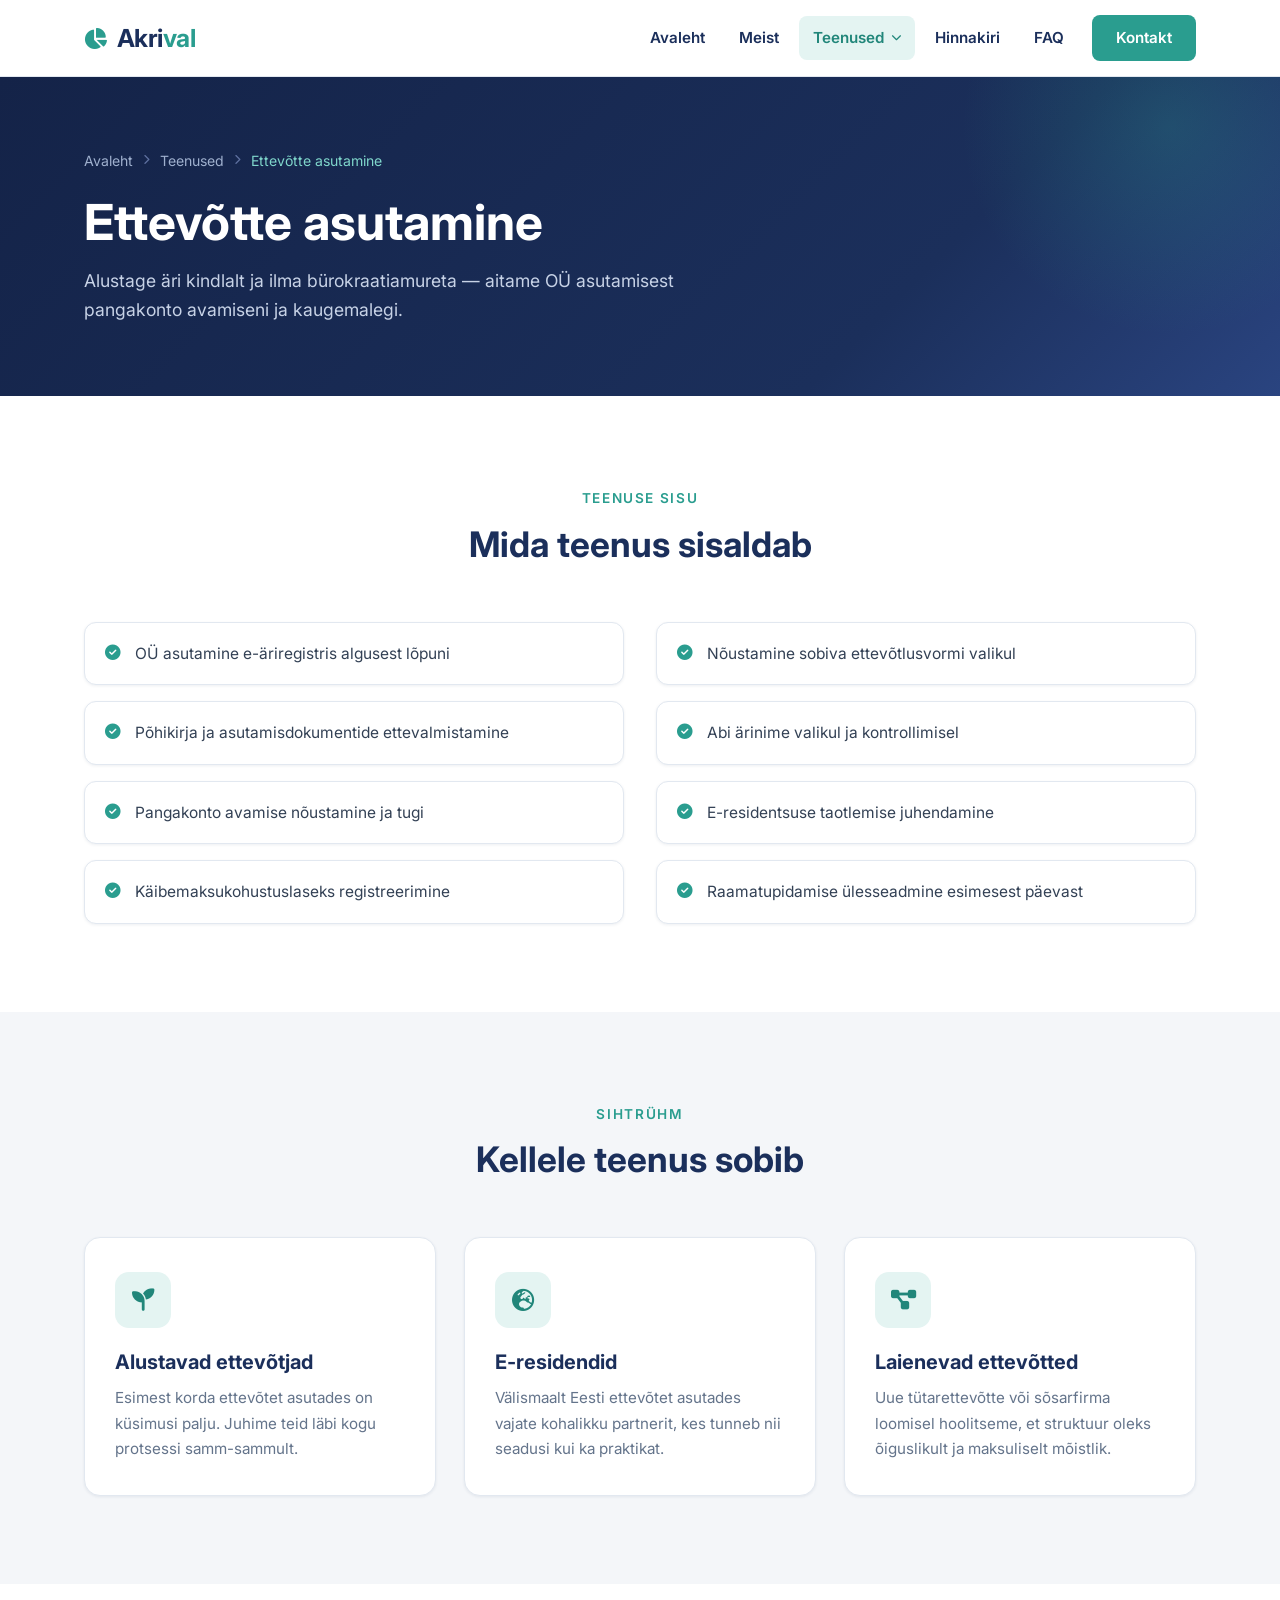
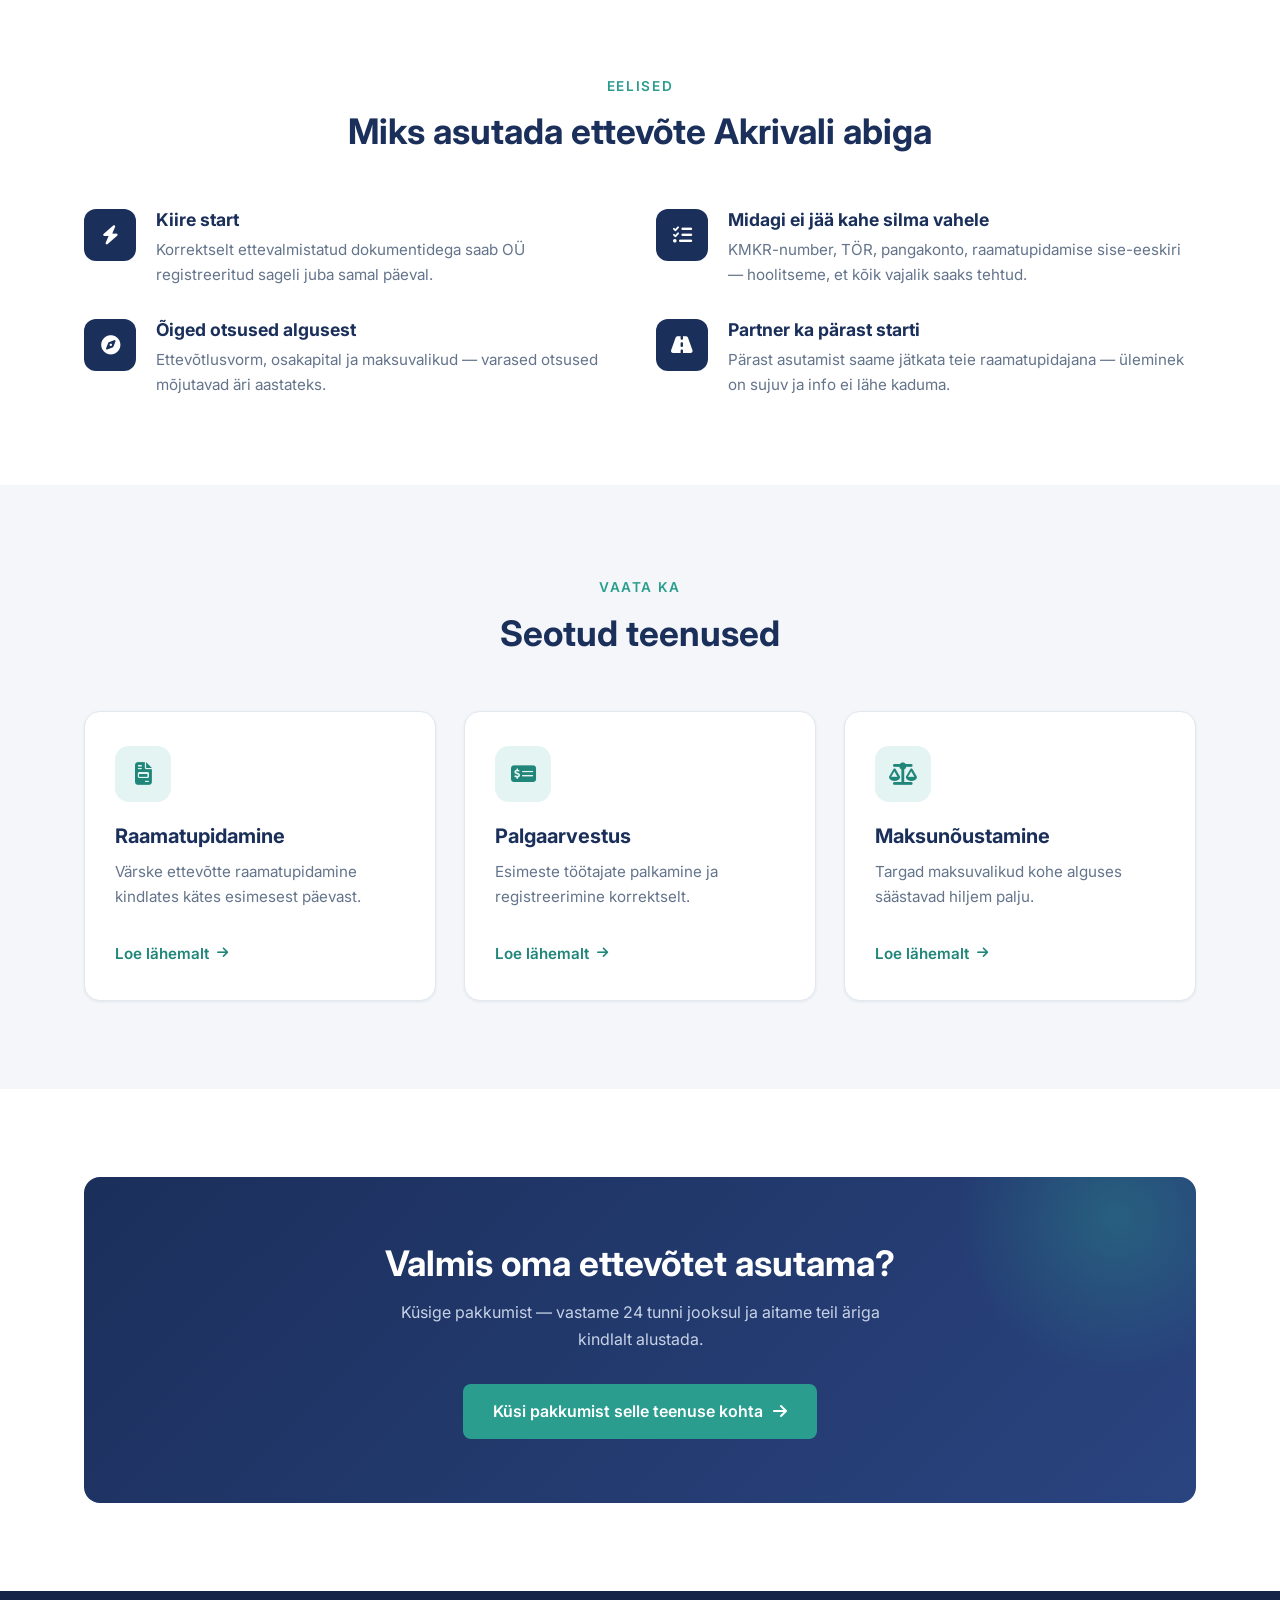
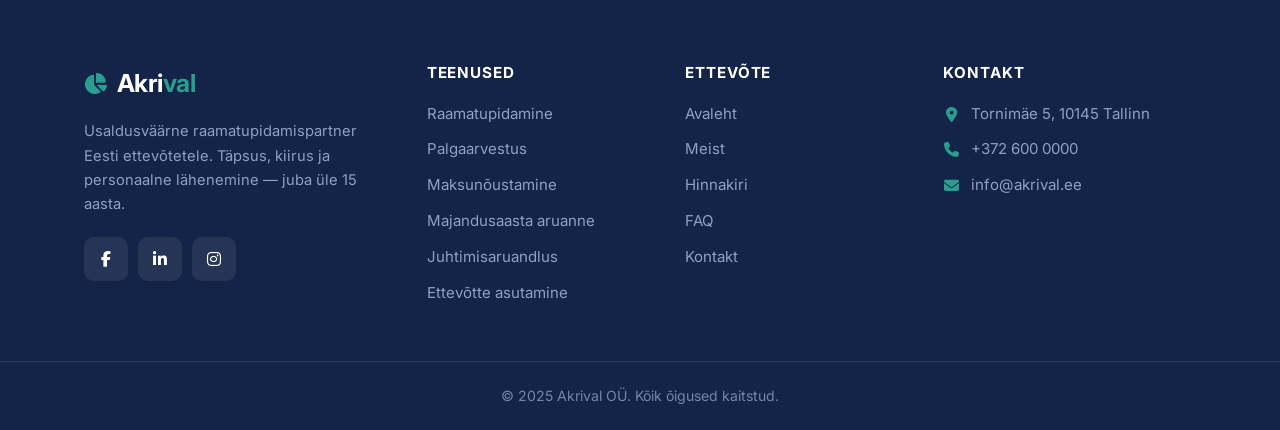
<file: teenused/ettevotte-asutamine.html>
<!DOCTYPE html>
<html lang="et">
<head>
  <meta charset="UTF-8">
  <meta name="viewport" content="width=device-width, initial-scale=1">
  <link rel="icon" href="data:image/svg+xml,<svg xmlns=%27http://www.w3.org/2000/svg%27 viewBox=%270 0 64 64%27><rect width=%2764%27 height=%2764%27 rx=%2714%27 fill=%27%231B2F5B%27/><text x=%2732%27 y=%2746%27 font-family=%27Arial%27 font-size=%2738%27 font-weight=%27bold%27 text-anchor=%27middle%27 fill=%27%232A9D8F%27>A</text></svg>">
  <title>Ettevõtte asutamine — Akrival OÜ</title>
  <meta name="description" content="Ettevõtte asutamise teenus: OÜ asutamine, pangakonto avamine ja e-residentsuse tugi — alustage äri ilma bürokraatiata.">
  <link rel="preconnect" href="https://fonts.googleapis.com">
  <link rel="preconnect" href="https://fonts.gstatic.com" crossorigin>
  <link href="https://fonts.googleapis.com/css2?family=Inter:wght@400;600;700&display=swap" rel="stylesheet">
  <link rel="stylesheet" href="https://cdnjs.cloudflare.com/ajax/libs/font-awesome/6.5.2/css/all.min.css">
  <link rel="stylesheet" href="../css/style.css">
</head>
<body>

  <header class="site-header">
    <div class="container header-inner">
      <a href="../index.html" class="logo" aria-label="Akrival OÜ avaleht"><i class="fa-solid fa-chart-pie"></i>Akri<span>val</span></a>
      <nav class="main-nav" aria-label="Peamenüü">
        <ul class="nav-list">
          <li><a href="../index.html" class="nav-link">Avaleht</a></li>
          <li><a href="../meist.html" class="nav-link">Meist</a></li>
          <li class="has-dropdown">
            <a href="../teenused.html" class="nav-link" aria-haspopup="true" aria-expanded="false">Teenused <i class="fa-solid fa-chevron-down" aria-hidden="true"></i></a>
            <ul class="dropdown">
              <li><a href="raamatupidamine.html"><i class="fa-solid fa-file-invoice" aria-hidden="true"></i>Raamatupidamine</a></li>
              <li><a href="palgaarvestus.html"><i class="fa-solid fa-money-check-dollar" aria-hidden="true"></i>Palgaarvestus</a></li>
              <li><a href="maksunoustamine.html"><i class="fa-solid fa-scale-balanced" aria-hidden="true"></i>Maksunõustamine</a></li>
              <li><a href="majandusaasta-aruanne.html"><i class="fa-solid fa-file-contract" aria-hidden="true"></i>Majandusaasta aruanne</a></li>
              <li><a href="juhtimisaruandlus.html"><i class="fa-solid fa-chart-line" aria-hidden="true"></i>Juhtimisaruandlus</a></li>
              <li><a href="ettevotte-asutamine.html"><i class="fa-solid fa-rocket" aria-hidden="true"></i>Ettevõtte asutamine</a></li>
            </ul>
          </li>
          <li><a href="../hinnakiri.html" class="nav-link">Hinnakiri</a></li>
          <li><a href="../faq.html" class="nav-link">FAQ</a></li>
          <li><a href="../kontakt.html" class="btn btn--primary nav-cta">Kontakt</a></li>
        </ul>
      </nav>
      <button class="hamburger" aria-label="Ava menüü" aria-expanded="false">
        <span></span><span></span><span></span>
      </button>
    </div>
  </header>

  <main>

    <!-- Page hero -->
    <section class="page-hero">
      <div class="container">
        <nav class="breadcrumb" aria-label="Leivapuru">
          <a href="../index.html">Avaleht</a>
          <i class="fa-solid fa-chevron-right" aria-hidden="true"></i>
          <a href="../teenused.html">Teenused</a>
          <i class="fa-solid fa-chevron-right" aria-hidden="true"></i>
          <span>Ettevõtte asutamine</span>
        </nav>
        <h1>Ettevõtte asutamine</h1>
        <p>Alustage äri kindlalt ja ilma bürokraatiamureta — aitame OÜ asutamisest pangakonto avamiseni ja kaugemalegi.</p>
      </div>
    </section>

    <!-- Mida sisaldab -->
    <section class="section">
      <div class="container">
        <div class="section-head">
          <span class="eyebrow">Teenuse sisu</span>
          <h2>Mida teenus sisaldab</h2>
        </div>
        <ul class="check-list">
          <li class="reveal"><i class="fa-solid fa-circle-check" aria-hidden="true"></i>OÜ asutamine e-äriregistris algusest lõpuni</li>
          <li class="reveal"><i class="fa-solid fa-circle-check" aria-hidden="true"></i>Nõustamine sobiva ettevõtlusvormi valikul</li>
          <li class="reveal"><i class="fa-solid fa-circle-check" aria-hidden="true"></i>Põhikirja ja asutamisdokumentide ettevalmistamine</li>
          <li class="reveal"><i class="fa-solid fa-circle-check" aria-hidden="true"></i>Abi ärinime valikul ja kontrollimisel</li>
          <li class="reveal"><i class="fa-solid fa-circle-check" aria-hidden="true"></i>Pangakonto avamise nõustamine ja tugi</li>
          <li class="reveal"><i class="fa-solid fa-circle-check" aria-hidden="true"></i>E-residentsuse taotlemise juhendamine</li>
          <li class="reveal"><i class="fa-solid fa-circle-check" aria-hidden="true"></i>Käibemaksukohustuslaseks registreerimine</li>
          <li class="reveal"><i class="fa-solid fa-circle-check" aria-hidden="true"></i>Raamatupidamise ülesseadmine esimesest päevast</li>
        </ul>
      </div>
    </section>

    <!-- Kellele sobib -->
    <section class="section section--alt">
      <div class="container">
        <div class="section-head">
          <span class="eyebrow">Sihtrühm</span>
          <h2>Kellele teenus sobib</h2>
        </div>
        <div class="cards-grid">
          <article class="card reveal">
            <div class="card-icon"><i class="fa-solid fa-seedling" aria-hidden="true"></i></div>
            <h3>Alustavad ettevõtjad</h3>
            <p>Esimest korda ettevõtet asutades on küsimusi palju. Juhime teid läbi kogu protsessi samm-sammult.</p>
          </article>
          <article class="card reveal">
            <div class="card-icon"><i class="fa-solid fa-earth-europe" aria-hidden="true"></i></div>
            <h3>E-residendid</h3>
            <p>Välismaalt Eesti ettevõtet asutades vajate kohalikku partnerit, kes tunneb nii seadusi kui ka praktikat.</p>
          </article>
          <article class="card reveal">
            <div class="card-icon"><i class="fa-solid fa-diagram-project" aria-hidden="true"></i></div>
            <h3>Laienevad ettevõtted</h3>
            <p>Uue tütarettevõtte või sõsarfirma loomisel hoolitseme, et struktuur oleks õiguslikult ja maksuliselt mõistlik.</p>
          </article>
        </div>
      </div>
    </section>

    <!-- Eelised -->
    <section class="section">
      <div class="container">
        <div class="section-head">
          <span class="eyebrow">Eelised</span>
          <h2>Miks asutada ettevõte Akrivali abiga</h2>
        </div>
        <div class="features-grid">
          <div class="feature reveal">
            <div class="feature-icon"><i class="fa-solid fa-bolt" aria-hidden="true"></i></div>
            <div>
              <h3>Kiire start</h3>
              <p>Korrektselt ettevalmistatud dokumentidega saab OÜ registreeritud sageli juba samal päeval.</p>
            </div>
          </div>
          <div class="feature reveal">
            <div class="feature-icon"><i class="fa-solid fa-list-check" aria-hidden="true"></i></div>
            <div>
              <h3>Midagi ei jää kahe silma vahele</h3>
              <p>KMKR-number, TÖR, pangakonto, raamatupidamise sise-eeskiri — hoolitseme, et kõik vajalik saaks tehtud.</p>
            </div>
          </div>
          <div class="feature reveal">
            <div class="feature-icon"><i class="fa-solid fa-compass" aria-hidden="true"></i></div>
            <div>
              <h3>Õiged otsused algusest</h3>
              <p>Ettevõtlusvorm, osakapital ja maksuvalikud — varased otsused mõjutavad äri aastateks.</p>
            </div>
          </div>
          <div class="feature reveal">
            <div class="feature-icon"><i class="fa-solid fa-road" aria-hidden="true"></i></div>
            <div>
              <h3>Partner ka pärast starti</h3>
              <p>Pärast asutamist saame jätkata teie raamatupidajana — üleminek on sujuv ja info ei lähe kaduma.</p>
            </div>
          </div>
        </div>
      </div>
    </section>

    <!-- Seotud teenused -->
    <section class="section section--alt">
      <div class="container">
        <div class="section-head">
          <span class="eyebrow">Vaata ka</span>
          <h2>Seotud teenused</h2>
        </div>
        <div class="cards-grid">
          <a href="raamatupidamine.html" class="card reveal">
            <div class="card-icon"><i class="fa-solid fa-file-invoice" aria-hidden="true"></i></div>
            <h3>Raamatupidamine</h3>
            <p>Värske ettevõtte raamatupidamine kindlates kätes esimesest päevast.</p>
            <span class="card-link">Loe lähemalt <i class="fa-solid fa-arrow-right" aria-hidden="true"></i></span>
          </a>
          <a href="palgaarvestus.html" class="card reveal">
            <div class="card-icon"><i class="fa-solid fa-money-check-dollar" aria-hidden="true"></i></div>
            <h3>Palgaarvestus</h3>
            <p>Esimeste töötajate palkamine ja registreerimine korrektselt.</p>
            <span class="card-link">Loe lähemalt <i class="fa-solid fa-arrow-right" aria-hidden="true"></i></span>
          </a>
          <a href="maksunoustamine.html" class="card reveal">
            <div class="card-icon"><i class="fa-solid fa-scale-balanced" aria-hidden="true"></i></div>
            <h3>Maksunõustamine</h3>
            <p>Targad maksuvalikud kohe alguses säästavad hiljem palju.</p>
            <span class="card-link">Loe lähemalt <i class="fa-solid fa-arrow-right" aria-hidden="true"></i></span>
          </a>
        </div>
      </div>
    </section>

    <!-- CTA -->
    <section class="section">
      <div class="container">
        <div class="cta-banner reveal">
          <h2>Valmis oma ettevõtet asutama?</h2>
          <p>Küsige pakkumist — vastame 24 tunni jooksul ja aitame teil äriga kindlalt alustada.</p>
          <a href="../kontakt.html" class="btn btn--primary">Küsi pakkumist selle teenuse kohta <i class="fa-solid fa-arrow-right" aria-hidden="true"></i></a>
        </div>
      </div>
    </section>

  </main>

  <footer class="site-footer">
    <div class="container">
      <div class="footer-grid">
        <div class="footer-brand">
          <a href="../index.html" class="logo"><i class="fa-solid fa-chart-pie"></i>Akri<span>val</span></a>
          <p>Usaldusväärne raamatupidamispartner Eesti ettevõtetele. Täpsus, kiirus ja personaalne lähenemine — juba üle 15 aasta.</p>
          <div class="footer-social">
            <a href="#" aria-label="Facebook"><i class="fa-brands fa-facebook-f" aria-hidden="true"></i></a>
            <a href="#" aria-label="LinkedIn"><i class="fa-brands fa-linkedin-in" aria-hidden="true"></i></a>
            <a href="#" aria-label="Instagram"><i class="fa-brands fa-instagram" aria-hidden="true"></i></a>
          </div>
        </div>
        <div class="footer-col">
          <h4>Teenused</h4>
          <ul>
            <li><a href="raamatupidamine.html">Raamatupidamine</a></li>
            <li><a href="palgaarvestus.html">Palgaarvestus</a></li>
            <li><a href="maksunoustamine.html">Maksunõustamine</a></li>
            <li><a href="majandusaasta-aruanne.html">Majandusaasta aruanne</a></li>
            <li><a href="juhtimisaruandlus.html">Juhtimisaruandlus</a></li>
            <li><a href="ettevotte-asutamine.html">Ettevõtte asutamine</a></li>
          </ul>
        </div>
        <div class="footer-col">
          <h4>Ettevõte</h4>
          <ul>
            <li><a href="../index.html">Avaleht</a></li>
            <li><a href="../meist.html">Meist</a></li>
            <li><a href="../hinnakiri.html">Hinnakiri</a></li>
            <li><a href="../faq.html">FAQ</a></li>
            <li><a href="../kontakt.html">Kontakt</a></li>
          </ul>
        </div>
        <div class="footer-col">
          <h4>Kontakt</h4>
          <ul class="footer-contact">
            <li><i class="fa-solid fa-location-dot" aria-hidden="true"></i><span>Tornimäe 5, 10145 Tallinn</span></li>
            <li><i class="fa-solid fa-phone" aria-hidden="true"></i><a href="tel:+3726000000">+372 600 0000</a></li>
            <li><i class="fa-solid fa-envelope" aria-hidden="true"></i><a href="mailto:info@akrival.ee">info@akrival.ee</a></li>
          </ul>
        </div>
      </div>
    </div>
    <div class="footer-bottom">
      <div class="container">© 2025 Akrival OÜ. Kõik õigused kaitstud.</div>
    </div>
  </footer>

  <button class="scroll-top" aria-label="Keri lehe algusesse"><i class="fa-solid fa-arrow-up" aria-hidden="true"></i></button>

  <script src="../js/main.js"></script>
</body>
</html>
</file>
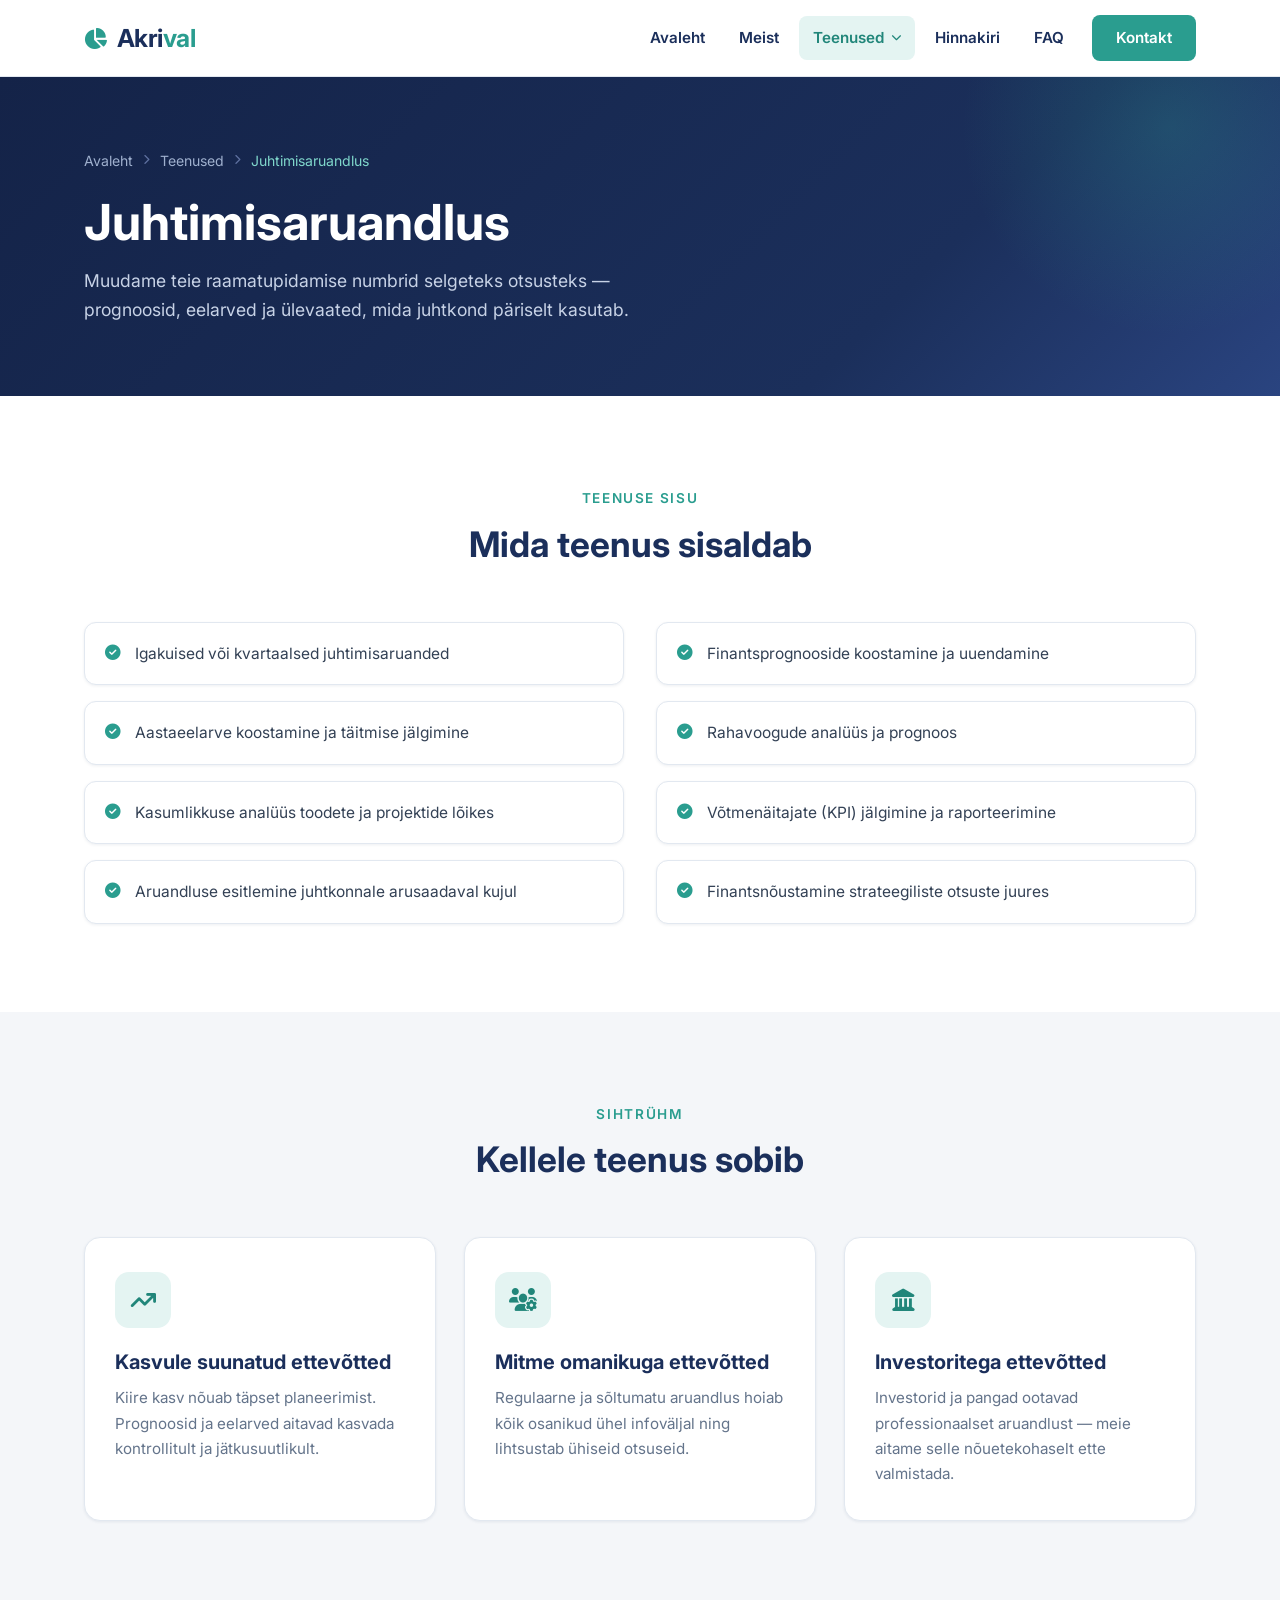
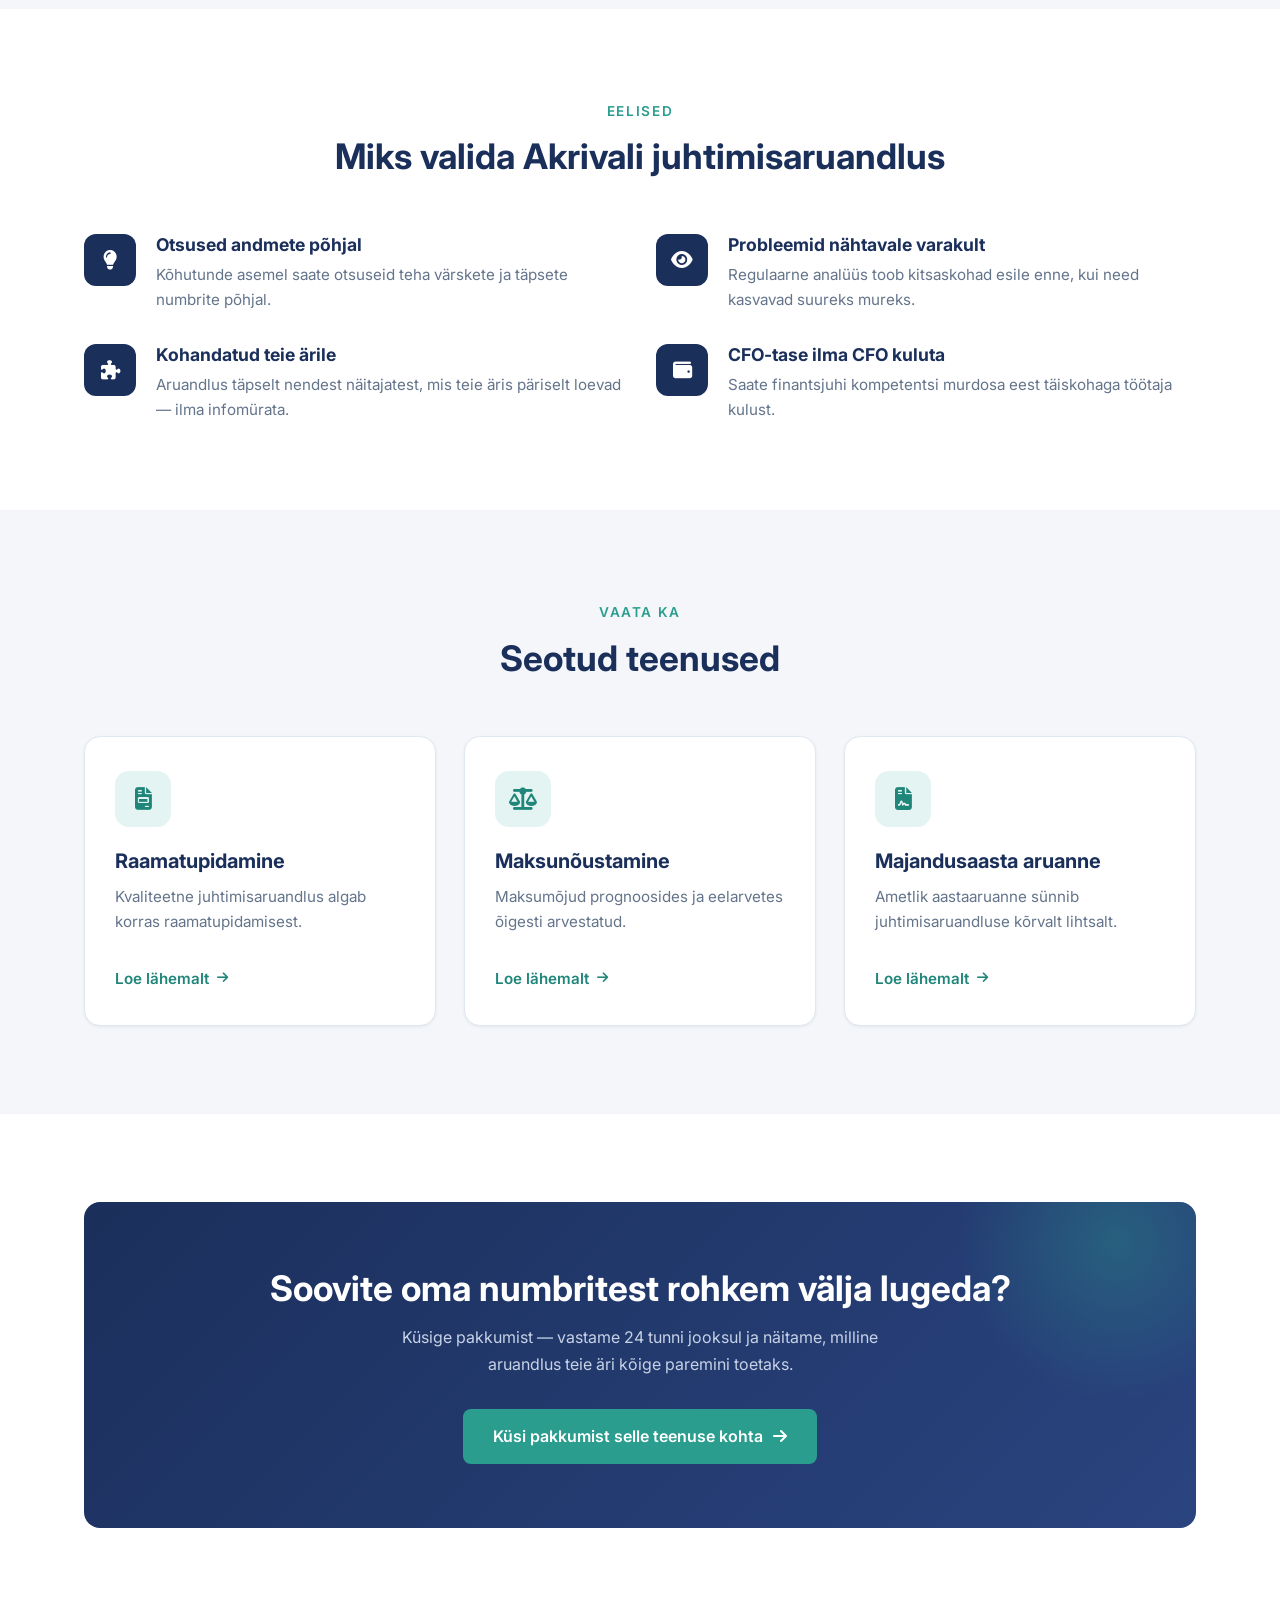
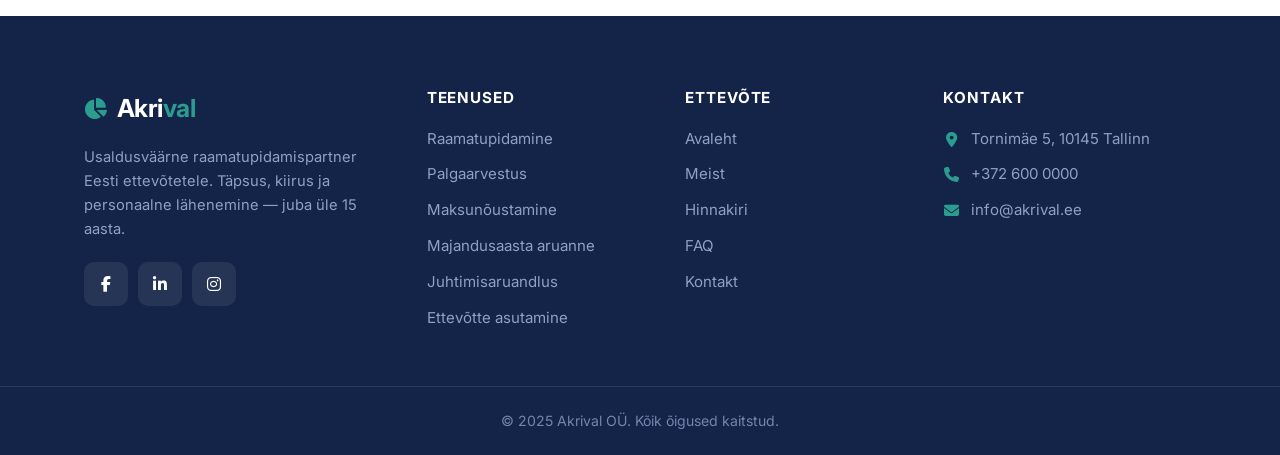
<file: teenused/juhtimisaruandlus.html>
<!DOCTYPE html>
<html lang="et">
<head>
  <meta charset="UTF-8">
  <meta name="viewport" content="width=device-width, initial-scale=1">
  <link rel="icon" href="data:image/svg+xml,<svg xmlns=%27http://www.w3.org/2000/svg%27 viewBox=%270 0 64 64%27><rect width=%2764%27 height=%2764%27 rx=%2714%27 fill=%27%231B2F5B%27/><text x=%2732%27 y=%2746%27 font-family=%27Arial%27 font-size=%2738%27 font-weight=%27bold%27 text-anchor=%27middle%27 fill=%27%232A9D8F%27>A</text></svg>">
  <title>Juhtimisaruandlus — Akrival OÜ</title>
  <meta name="description" content="Juhtimisaruandluse teenus: finantsprognoosid, eelarved ja selged ülevaated juhtkonnale kindlate otsuste tegemiseks.">
  <link rel="preconnect" href="https://fonts.googleapis.com">
  <link rel="preconnect" href="https://fonts.gstatic.com" crossorigin>
  <link href="https://fonts.googleapis.com/css2?family=Inter:wght@400;600;700&display=swap" rel="stylesheet">
  <link rel="stylesheet" href="https://cdnjs.cloudflare.com/ajax/libs/font-awesome/6.5.2/css/all.min.css">
  <link rel="stylesheet" href="../css/style.css">
</head>
<body>

  <header class="site-header">
    <div class="container header-inner">
      <a href="../index.html" class="logo" aria-label="Akrival OÜ avaleht"><i class="fa-solid fa-chart-pie"></i>Akri<span>val</span></a>
      <nav class="main-nav" aria-label="Peamenüü">
        <ul class="nav-list">
          <li><a href="../index.html" class="nav-link">Avaleht</a></li>
          <li><a href="../meist.html" class="nav-link">Meist</a></li>
          <li class="has-dropdown">
            <a href="../teenused.html" class="nav-link" aria-haspopup="true" aria-expanded="false">Teenused <i class="fa-solid fa-chevron-down" aria-hidden="true"></i></a>
            <ul class="dropdown">
              <li><a href="raamatupidamine.html"><i class="fa-solid fa-file-invoice" aria-hidden="true"></i>Raamatupidamine</a></li>
              <li><a href="palgaarvestus.html"><i class="fa-solid fa-money-check-dollar" aria-hidden="true"></i>Palgaarvestus</a></li>
              <li><a href="maksunoustamine.html"><i class="fa-solid fa-scale-balanced" aria-hidden="true"></i>Maksunõustamine</a></li>
              <li><a href="majandusaasta-aruanne.html"><i class="fa-solid fa-file-contract" aria-hidden="true"></i>Majandusaasta aruanne</a></li>
              <li><a href="juhtimisaruandlus.html"><i class="fa-solid fa-chart-line" aria-hidden="true"></i>Juhtimisaruandlus</a></li>
              <li><a href="ettevotte-asutamine.html"><i class="fa-solid fa-rocket" aria-hidden="true"></i>Ettevõtte asutamine</a></li>
            </ul>
          </li>
          <li><a href="../hinnakiri.html" class="nav-link">Hinnakiri</a></li>
          <li><a href="../faq.html" class="nav-link">FAQ</a></li>
          <li><a href="../kontakt.html" class="btn btn--primary nav-cta">Kontakt</a></li>
        </ul>
      </nav>
      <button class="hamburger" aria-label="Ava menüü" aria-expanded="false">
        <span></span><span></span><span></span>
      </button>
    </div>
  </header>

  <main>

    <!-- Page hero -->
    <section class="page-hero">
      <div class="container">
        <nav class="breadcrumb" aria-label="Leivapuru">
          <a href="../index.html">Avaleht</a>
          <i class="fa-solid fa-chevron-right" aria-hidden="true"></i>
          <a href="../teenused.html">Teenused</a>
          <i class="fa-solid fa-chevron-right" aria-hidden="true"></i>
          <span>Juhtimisaruandlus</span>
        </nav>
        <h1>Juhtimisaruandlus</h1>
        <p>Muudame teie raamatupidamise numbrid selgeteks otsusteks — prognoosid, eelarved ja ülevaated, mida juhtkond päriselt kasutab.</p>
      </div>
    </section>

    <!-- Mida sisaldab -->
    <section class="section">
      <div class="container">
        <div class="section-head">
          <span class="eyebrow">Teenuse sisu</span>
          <h2>Mida teenus sisaldab</h2>
        </div>
        <ul class="check-list">
          <li class="reveal"><i class="fa-solid fa-circle-check" aria-hidden="true"></i>Igakuised või kvartaalsed juhtimisaruanded</li>
          <li class="reveal"><i class="fa-solid fa-circle-check" aria-hidden="true"></i>Finantsprognooside koostamine ja uuendamine</li>
          <li class="reveal"><i class="fa-solid fa-circle-check" aria-hidden="true"></i>Aastaeelarve koostamine ja täitmise jälgimine</li>
          <li class="reveal"><i class="fa-solid fa-circle-check" aria-hidden="true"></i>Rahavoogude analüüs ja prognoos</li>
          <li class="reveal"><i class="fa-solid fa-circle-check" aria-hidden="true"></i>Kasumlikkuse analüüs toodete ja projektide lõikes</li>
          <li class="reveal"><i class="fa-solid fa-circle-check" aria-hidden="true"></i>Võtmenäitajate (KPI) jälgimine ja raporteerimine</li>
          <li class="reveal"><i class="fa-solid fa-circle-check" aria-hidden="true"></i>Aruandluse esitlemine juhtkonnale arusaadaval kujul</li>
          <li class="reveal"><i class="fa-solid fa-circle-check" aria-hidden="true"></i>Finantsnõustamine strateegiliste otsuste juures</li>
        </ul>
      </div>
    </section>

    <!-- Kellele sobib -->
    <section class="section section--alt">
      <div class="container">
        <div class="section-head">
          <span class="eyebrow">Sihtrühm</span>
          <h2>Kellele teenus sobib</h2>
        </div>
        <div class="cards-grid">
          <article class="card reveal">
            <div class="card-icon"><i class="fa-solid fa-arrow-trend-up" aria-hidden="true"></i></div>
            <h3>Kasvule suunatud ettevõtted</h3>
            <p>Kiire kasv nõuab täpset planeerimist. Prognoosid ja eelarved aitavad kasvada kontrollitult ja jätkusuutlikult.</p>
          </article>
          <article class="card reveal">
            <div class="card-icon"><i class="fa-solid fa-users-gear" aria-hidden="true"></i></div>
            <h3>Mitme omanikuga ettevõtted</h3>
            <p>Regulaarne ja sõltumatu aruandlus hoiab kõik osanikud ühel infoväljal ning lihtsustab ühiseid otsuseid.</p>
          </article>
          <article class="card reveal">
            <div class="card-icon"><i class="fa-solid fa-landmark" aria-hidden="true"></i></div>
            <h3>Investoritega ettevõtted</h3>
            <p>Investorid ja pangad ootavad professionaalset aruandlust — meie aitame selle nõuetekohaselt ette valmistada.</p>
          </article>
        </div>
      </div>
    </section>

    <!-- Eelised -->
    <section class="section">
      <div class="container">
        <div class="section-head">
          <span class="eyebrow">Eelised</span>
          <h2>Miks valida Akrivali juhtimisaruandlus</h2>
        </div>
        <div class="features-grid">
          <div class="feature reveal">
            <div class="feature-icon"><i class="fa-solid fa-lightbulb" aria-hidden="true"></i></div>
            <div>
              <h3>Otsused andmete põhjal</h3>
              <p>Kõhutunde asemel saate otsuseid teha värskete ja täpsete numbrite põhjal.</p>
            </div>
          </div>
          <div class="feature reveal">
            <div class="feature-icon"><i class="fa-solid fa-eye" aria-hidden="true"></i></div>
            <div>
              <h3>Probleemid nähtavale varakult</h3>
              <p>Regulaarne analüüs toob kitsaskohad esile enne, kui need kasvavad suureks mureks.</p>
            </div>
          </div>
          <div class="feature reveal">
            <div class="feature-icon"><i class="fa-solid fa-puzzle-piece" aria-hidden="true"></i></div>
            <div>
              <h3>Kohandatud teie ärile</h3>
              <p>Aruandlus täpselt nendest näitajatest, mis teie äris päriselt loevad — ilma infomürata.</p>
            </div>
          </div>
          <div class="feature reveal">
            <div class="feature-icon"><i class="fa-solid fa-wallet" aria-hidden="true"></i></div>
            <div>
              <h3>CFO-tase ilma CFO kuluta</h3>
              <p>Saate finantsjuhi kompetentsi murdosa eest täiskohaga töötaja kulust.</p>
            </div>
          </div>
        </div>
      </div>
    </section>

    <!-- Seotud teenused -->
    <section class="section section--alt">
      <div class="container">
        <div class="section-head">
          <span class="eyebrow">Vaata ka</span>
          <h2>Seotud teenused</h2>
        </div>
        <div class="cards-grid">
          <a href="raamatupidamine.html" class="card reveal">
            <div class="card-icon"><i class="fa-solid fa-file-invoice" aria-hidden="true"></i></div>
            <h3>Raamatupidamine</h3>
            <p>Kvaliteetne juhtimisaruandlus algab korras raamatupidamisest.</p>
            <span class="card-link">Loe lähemalt <i class="fa-solid fa-arrow-right" aria-hidden="true"></i></span>
          </a>
          <a href="maksunoustamine.html" class="card reveal">
            <div class="card-icon"><i class="fa-solid fa-scale-balanced" aria-hidden="true"></i></div>
            <h3>Maksunõustamine</h3>
            <p>Maksumõjud prognoosides ja eelarvetes õigesti arvestatud.</p>
            <span class="card-link">Loe lähemalt <i class="fa-solid fa-arrow-right" aria-hidden="true"></i></span>
          </a>
          <a href="majandusaasta-aruanne.html" class="card reveal">
            <div class="card-icon"><i class="fa-solid fa-file-contract" aria-hidden="true"></i></div>
            <h3>Majandusaasta aruanne</h3>
            <p>Ametlik aastaaruanne sünnib juhtimisaruandluse kõrvalt lihtsalt.</p>
            <span class="card-link">Loe lähemalt <i class="fa-solid fa-arrow-right" aria-hidden="true"></i></span>
          </a>
        </div>
      </div>
    </section>

    <!-- CTA -->
    <section class="section">
      <div class="container">
        <div class="cta-banner reveal">
          <h2>Soovite oma numbritest rohkem välja lugeda?</h2>
          <p>Küsige pakkumist — vastame 24 tunni jooksul ja näitame, milline aruandlus teie äri kõige paremini toetaks.</p>
          <a href="../kontakt.html" class="btn btn--primary">Küsi pakkumist selle teenuse kohta <i class="fa-solid fa-arrow-right" aria-hidden="true"></i></a>
        </div>
      </div>
    </section>

  </main>

  <footer class="site-footer">
    <div class="container">
      <div class="footer-grid">
        <div class="footer-brand">
          <a href="../index.html" class="logo"><i class="fa-solid fa-chart-pie"></i>Akri<span>val</span></a>
          <p>Usaldusväärne raamatupidamispartner Eesti ettevõtetele. Täpsus, kiirus ja personaalne lähenemine — juba üle 15 aasta.</p>
          <div class="footer-social">
            <a href="#" aria-label="Facebook"><i class="fa-brands fa-facebook-f" aria-hidden="true"></i></a>
            <a href="#" aria-label="LinkedIn"><i class="fa-brands fa-linkedin-in" aria-hidden="true"></i></a>
            <a href="#" aria-label="Instagram"><i class="fa-brands fa-instagram" aria-hidden="true"></i></a>
          </div>
        </div>
        <div class="footer-col">
          <h4>Teenused</h4>
          <ul>
            <li><a href="raamatupidamine.html">Raamatupidamine</a></li>
            <li><a href="palgaarvestus.html">Palgaarvestus</a></li>
            <li><a href="maksunoustamine.html">Maksunõustamine</a></li>
            <li><a href="majandusaasta-aruanne.html">Majandusaasta aruanne</a></li>
            <li><a href="juhtimisaruandlus.html">Juhtimisaruandlus</a></li>
            <li><a href="ettevotte-asutamine.html">Ettevõtte asutamine</a></li>
          </ul>
        </div>
        <div class="footer-col">
          <h4>Ettevõte</h4>
          <ul>
            <li><a href="../index.html">Avaleht</a></li>
            <li><a href="../meist.html">Meist</a></li>
            <li><a href="../hinnakiri.html">Hinnakiri</a></li>
            <li><a href="../faq.html">FAQ</a></li>
            <li><a href="../kontakt.html">Kontakt</a></li>
          </ul>
        </div>
        <div class="footer-col">
          <h4>Kontakt</h4>
          <ul class="footer-contact">
            <li><i class="fa-solid fa-location-dot" aria-hidden="true"></i><span>Tornimäe 5, 10145 Tallinn</span></li>
            <li><i class="fa-solid fa-phone" aria-hidden="true"></i><a href="tel:+3726000000">+372 600 0000</a></li>
            <li><i class="fa-solid fa-envelope" aria-hidden="true"></i><a href="mailto:info@akrival.ee">info@akrival.ee</a></li>
          </ul>
        </div>
      </div>
    </div>
    <div class="footer-bottom">
      <div class="container">© 2025 Akrival OÜ. Kõik õigused kaitstud.</div>
    </div>
  </footer>

  <button class="scroll-top" aria-label="Keri lehe algusesse"><i class="fa-solid fa-arrow-up" aria-hidden="true"></i></button>

  <script src="../js/main.js"></script>
</body>
</html>
</file>
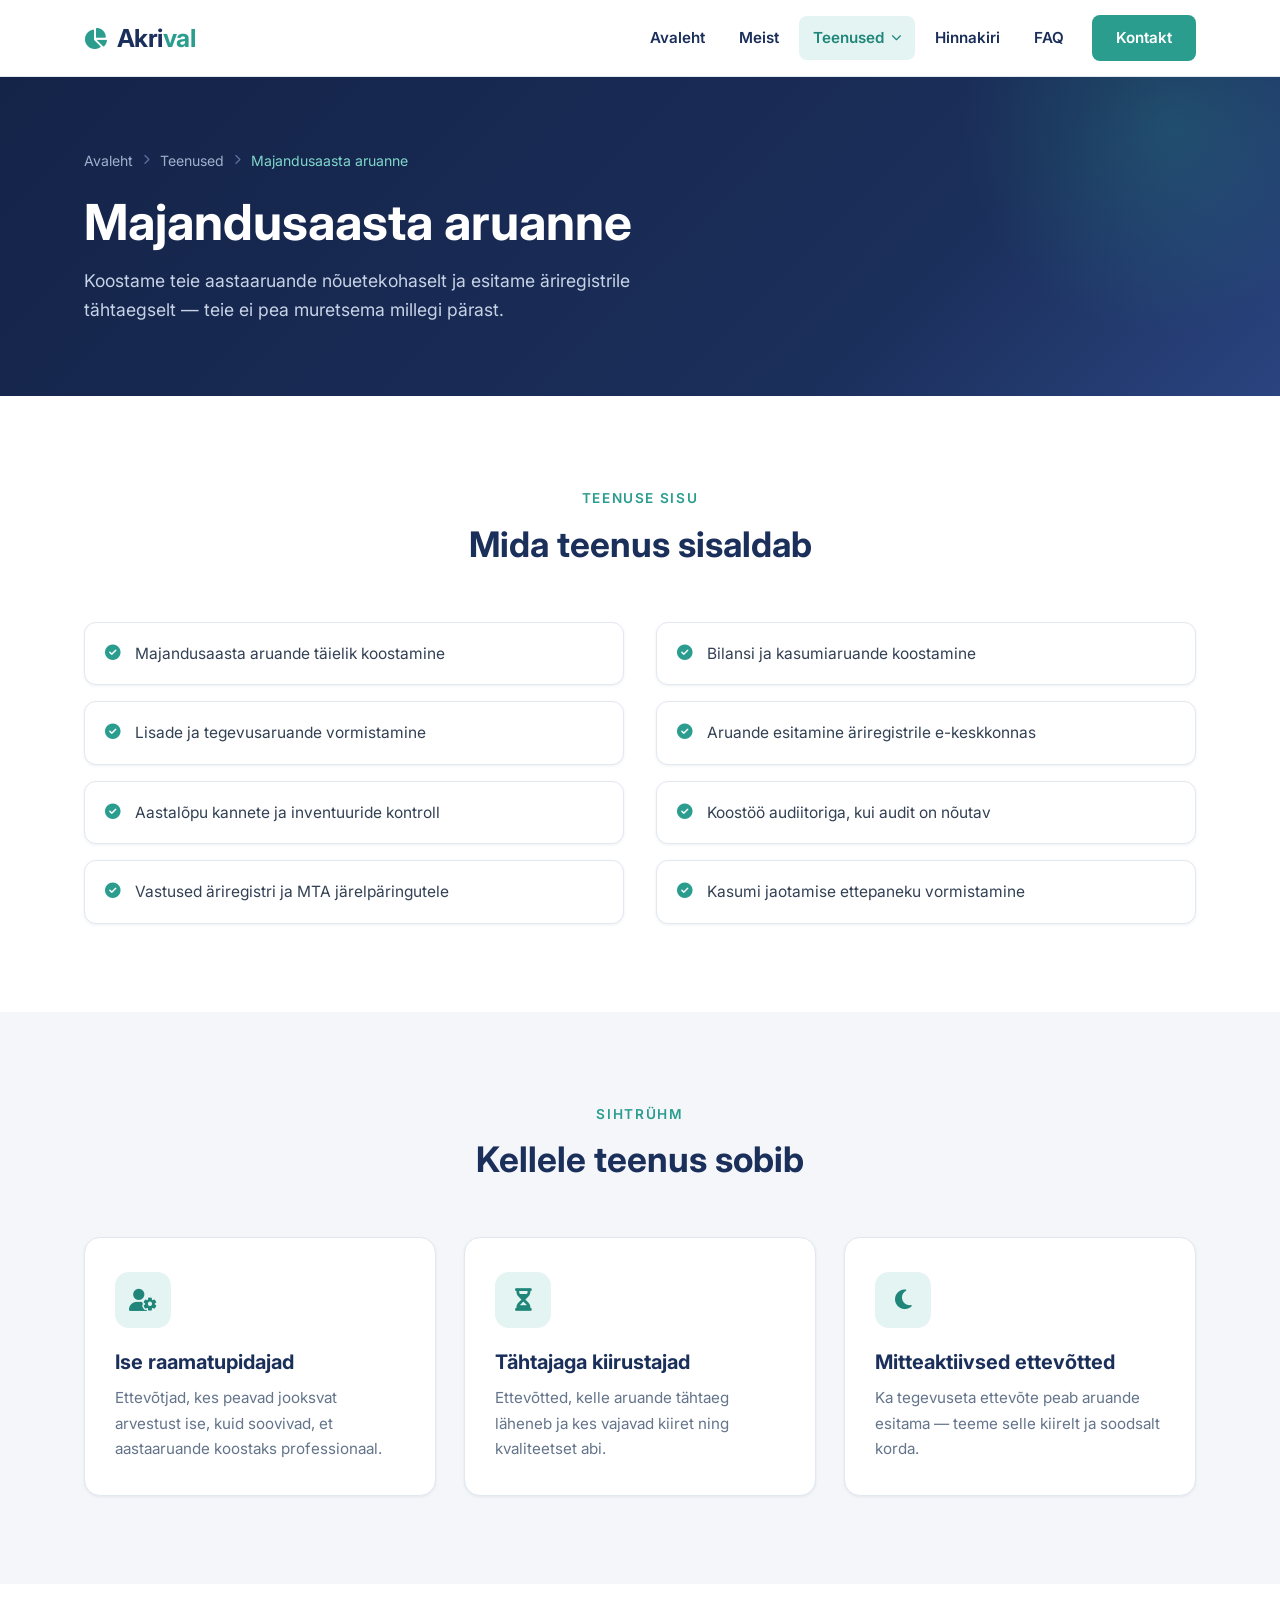
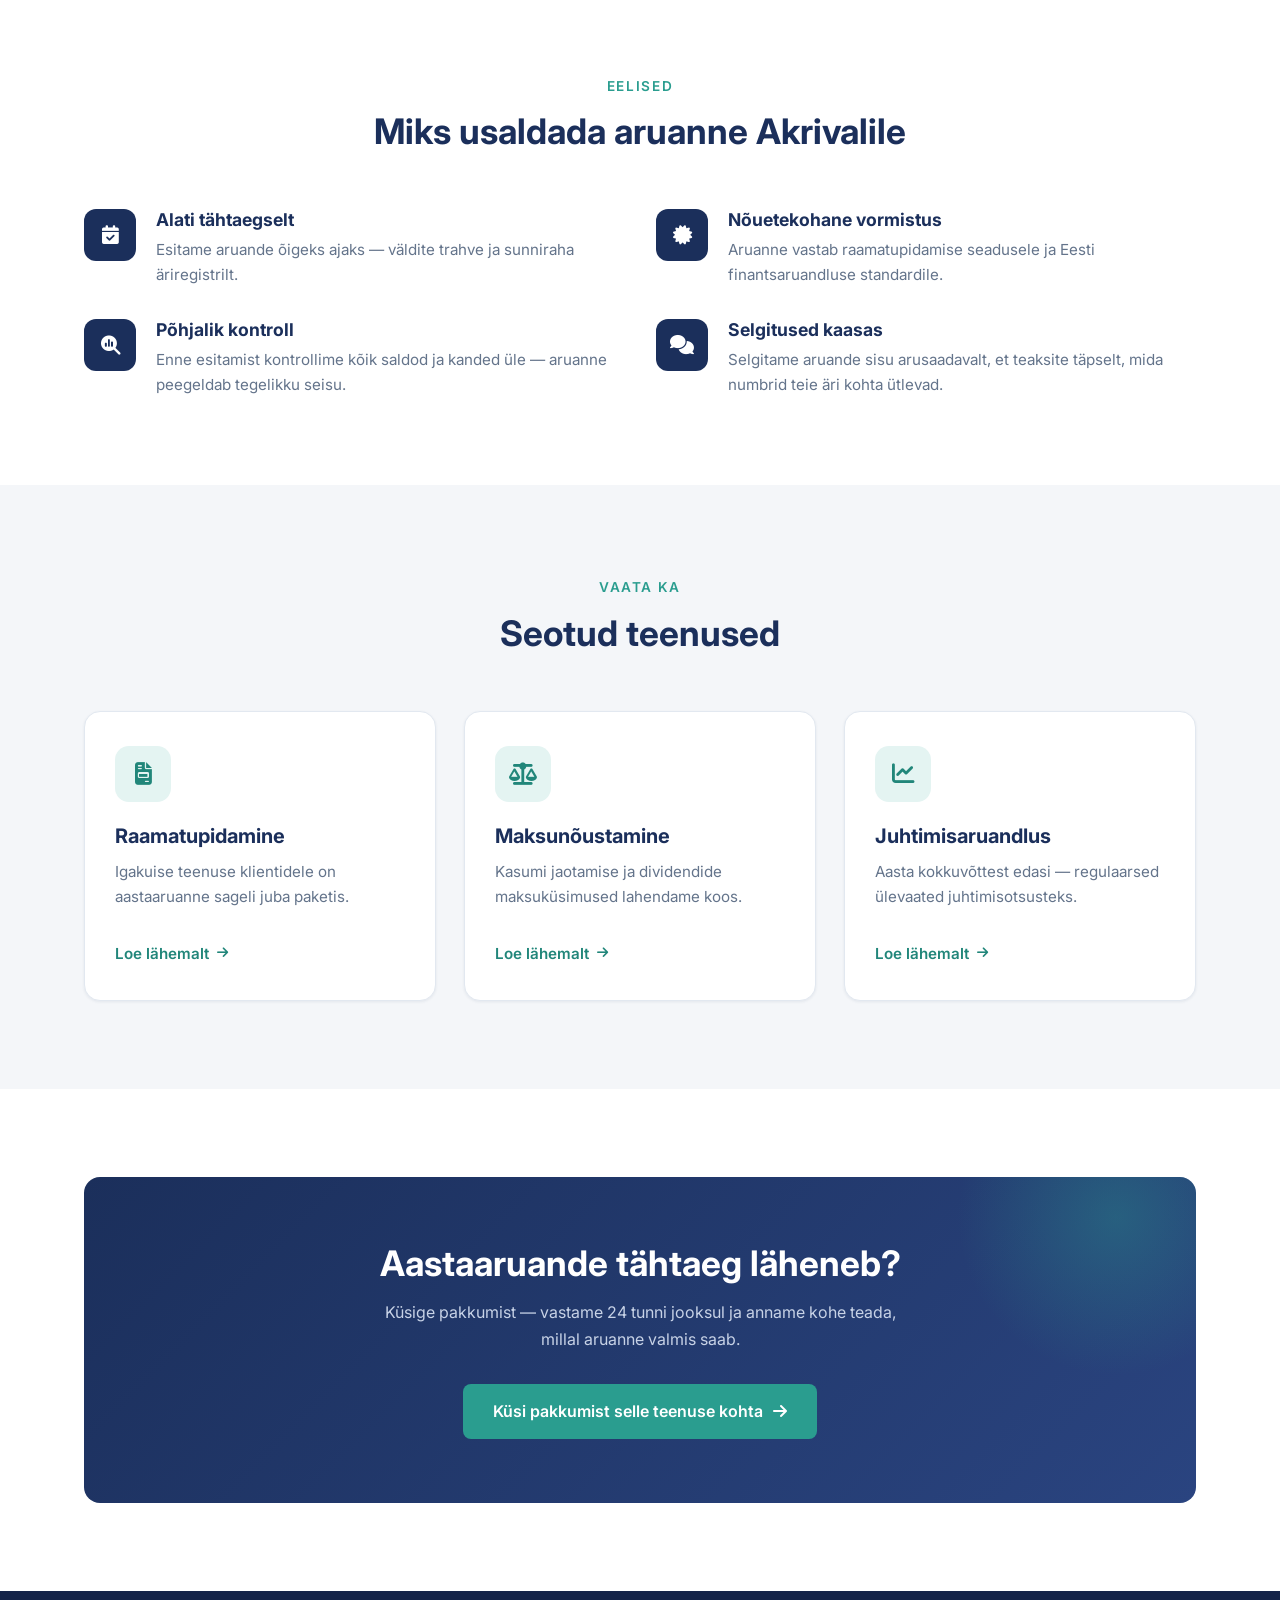
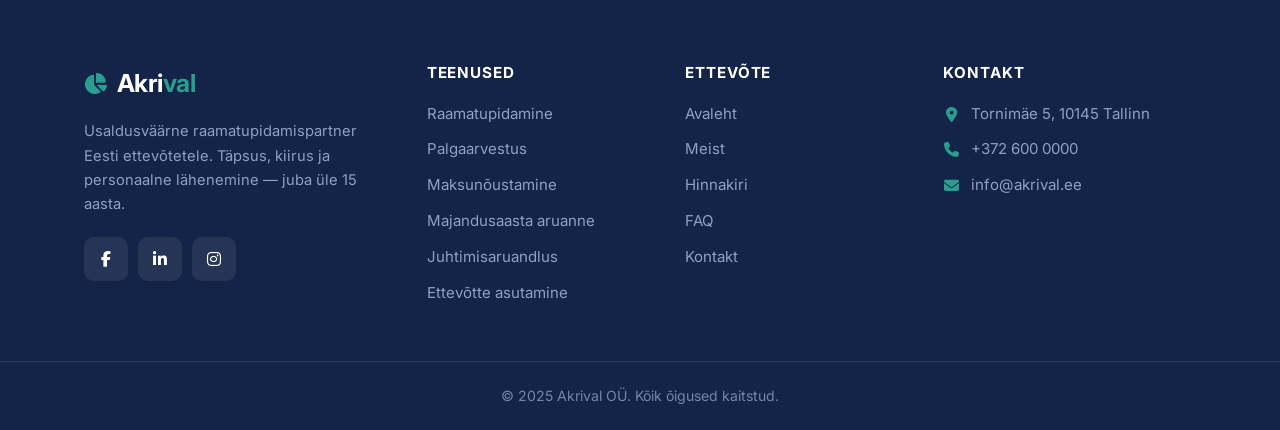
<file: teenused/majandusaasta-aruanne.html>
<!DOCTYPE html>
<html lang="et">
<head>
  <meta charset="UTF-8">
  <meta name="viewport" content="width=device-width, initial-scale=1">
  <link rel="icon" href="data:image/svg+xml,<svg xmlns=%27http://www.w3.org/2000/svg%27 viewBox=%270 0 64 64%27><rect width=%2764%27 height=%2764%27 rx=%2714%27 fill=%27%231B2F5B%27/><text x=%2732%27 y=%2746%27 font-family=%27Arial%27 font-size=%2738%27 font-weight=%27bold%27 text-anchor=%27middle%27 fill=%27%232A9D8F%27>A</text></svg>">
  <title>Majandusaasta aruanne — Akrival OÜ</title>
  <meta name="description" content="Majandusaasta aruande koostamine ja esitamine äriregistrile — professionaalselt, nõuetekohaselt ja alati tähtaegselt.">
  <link rel="preconnect" href="https://fonts.googleapis.com">
  <link rel="preconnect" href="https://fonts.gstatic.com" crossorigin>
  <link href="https://fonts.googleapis.com/css2?family=Inter:wght@400;600;700&display=swap" rel="stylesheet">
  <link rel="stylesheet" href="https://cdnjs.cloudflare.com/ajax/libs/font-awesome/6.5.2/css/all.min.css">
  <link rel="stylesheet" href="../css/style.css">
</head>
<body>

  <header class="site-header">
    <div class="container header-inner">
      <a href="../index.html" class="logo" aria-label="Akrival OÜ avaleht"><i class="fa-solid fa-chart-pie"></i>Akri<span>val</span></a>
      <nav class="main-nav" aria-label="Peamenüü">
        <ul class="nav-list">
          <li><a href="../index.html" class="nav-link">Avaleht</a></li>
          <li><a href="../meist.html" class="nav-link">Meist</a></li>
          <li class="has-dropdown">
            <a href="../teenused.html" class="nav-link" aria-haspopup="true" aria-expanded="false">Teenused <i class="fa-solid fa-chevron-down" aria-hidden="true"></i></a>
            <ul class="dropdown">
              <li><a href="raamatupidamine.html"><i class="fa-solid fa-file-invoice" aria-hidden="true"></i>Raamatupidamine</a></li>
              <li><a href="palgaarvestus.html"><i class="fa-solid fa-money-check-dollar" aria-hidden="true"></i>Palgaarvestus</a></li>
              <li><a href="maksunoustamine.html"><i class="fa-solid fa-scale-balanced" aria-hidden="true"></i>Maksunõustamine</a></li>
              <li><a href="majandusaasta-aruanne.html"><i class="fa-solid fa-file-contract" aria-hidden="true"></i>Majandusaasta aruanne</a></li>
              <li><a href="juhtimisaruandlus.html"><i class="fa-solid fa-chart-line" aria-hidden="true"></i>Juhtimisaruandlus</a></li>
              <li><a href="ettevotte-asutamine.html"><i class="fa-solid fa-rocket" aria-hidden="true"></i>Ettevõtte asutamine</a></li>
            </ul>
          </li>
          <li><a href="../hinnakiri.html" class="nav-link">Hinnakiri</a></li>
          <li><a href="../faq.html" class="nav-link">FAQ</a></li>
          <li><a href="../kontakt.html" class="btn btn--primary nav-cta">Kontakt</a></li>
        </ul>
      </nav>
      <button class="hamburger" aria-label="Ava menüü" aria-expanded="false">
        <span></span><span></span><span></span>
      </button>
    </div>
  </header>

  <main>

    <!-- Page hero -->
    <section class="page-hero">
      <div class="container">
        <nav class="breadcrumb" aria-label="Leivapuru">
          <a href="../index.html">Avaleht</a>
          <i class="fa-solid fa-chevron-right" aria-hidden="true"></i>
          <a href="../teenused.html">Teenused</a>
          <i class="fa-solid fa-chevron-right" aria-hidden="true"></i>
          <span>Majandusaasta aruanne</span>
        </nav>
        <h1>Majandusaasta aruanne</h1>
        <p>Koostame teie aastaaruande nõuetekohaselt ja esitame äriregistrile tähtaegselt — teie ei pea muretsema millegi pärast.</p>
      </div>
    </section>

    <!-- Mida sisaldab -->
    <section class="section">
      <div class="container">
        <div class="section-head">
          <span class="eyebrow">Teenuse sisu</span>
          <h2>Mida teenus sisaldab</h2>
        </div>
        <ul class="check-list">
          <li class="reveal"><i class="fa-solid fa-circle-check" aria-hidden="true"></i>Majandusaasta aruande täielik koostamine</li>
          <li class="reveal"><i class="fa-solid fa-circle-check" aria-hidden="true"></i>Bilansi ja kasumiaruande koostamine</li>
          <li class="reveal"><i class="fa-solid fa-circle-check" aria-hidden="true"></i>Lisade ja tegevusaruande vormistamine</li>
          <li class="reveal"><i class="fa-solid fa-circle-check" aria-hidden="true"></i>Aruande esitamine äriregistrile e-keskkonnas</li>
          <li class="reveal"><i class="fa-solid fa-circle-check" aria-hidden="true"></i>Aastalõpu kannete ja inventuuride kontroll</li>
          <li class="reveal"><i class="fa-solid fa-circle-check" aria-hidden="true"></i>Koostöö audiitoriga, kui audit on nõutav</li>
          <li class="reveal"><i class="fa-solid fa-circle-check" aria-hidden="true"></i>Vastused äriregistri ja MTA järelpäringutele</li>
          <li class="reveal"><i class="fa-solid fa-circle-check" aria-hidden="true"></i>Kasumi jaotamise ettepaneku vormistamine</li>
        </ul>
      </div>
    </section>

    <!-- Kellele sobib -->
    <section class="section section--alt">
      <div class="container">
        <div class="section-head">
          <span class="eyebrow">Sihtrühm</span>
          <h2>Kellele teenus sobib</h2>
        </div>
        <div class="cards-grid">
          <article class="card reveal">
            <div class="card-icon"><i class="fa-solid fa-user-gear" aria-hidden="true"></i></div>
            <h3>Ise raamatupidajad</h3>
            <p>Ettevõtjad, kes peavad jooksvat arvestust ise, kuid soovivad, et aastaaruande koostaks professionaal.</p>
          </article>
          <article class="card reveal">
            <div class="card-icon"><i class="fa-solid fa-hourglass-half" aria-hidden="true"></i></div>
            <h3>Tähtajaga kiirustajad</h3>
            <p>Ettevõtted, kelle aruande tähtaeg läheneb ja kes vajavad kiiret ning kvaliteetset abi.</p>
          </article>
          <article class="card reveal">
            <div class="card-icon"><i class="fa-solid fa-moon" aria-hidden="true"></i></div>
            <h3>Mitteaktiivsed ettevõtted</h3>
            <p>Ka tegevuseta ettevõte peab aruande esitama — teeme selle kiirelt ja soodsalt korda.</p>
          </article>
        </div>
      </div>
    </section>

    <!-- Eelised -->
    <section class="section">
      <div class="container">
        <div class="section-head">
          <span class="eyebrow">Eelised</span>
          <h2>Miks usaldada aruanne Akrivalile</h2>
        </div>
        <div class="features-grid">
          <div class="feature reveal">
            <div class="feature-icon"><i class="fa-solid fa-calendar-check" aria-hidden="true"></i></div>
            <div>
              <h3>Alati tähtaegselt</h3>
              <p>Esitame aruande õigeks ajaks — väldite trahve ja sunniraha äriregistrilt.</p>
            </div>
          </div>
          <div class="feature reveal">
            <div class="feature-icon"><i class="fa-solid fa-certificate" aria-hidden="true"></i></div>
            <div>
              <h3>Nõuetekohane vormistus</h3>
              <p>Aruanne vastab raamatupidamise seadusele ja Eesti finantsaruandluse standardile.</p>
            </div>
          </div>
          <div class="feature reveal">
            <div class="feature-icon"><i class="fa-solid fa-magnifying-glass-chart" aria-hidden="true"></i></div>
            <div>
              <h3>Põhjalik kontroll</h3>
              <p>Enne esitamist kontrollime kõik saldod ja kanded üle — aruanne peegeldab tegelikku seisu.</p>
            </div>
          </div>
          <div class="feature reveal">
            <div class="feature-icon"><i class="fa-solid fa-comments" aria-hidden="true"></i></div>
            <div>
              <h3>Selgitused kaasas</h3>
              <p>Selgitame aruande sisu arusaadavalt, et teaksite täpselt, mida numbrid teie äri kohta ütlevad.</p>
            </div>
          </div>
        </div>
      </div>
    </section>

    <!-- Seotud teenused -->
    <section class="section section--alt">
      <div class="container">
        <div class="section-head">
          <span class="eyebrow">Vaata ka</span>
          <h2>Seotud teenused</h2>
        </div>
        <div class="cards-grid">
          <a href="raamatupidamine.html" class="card reveal">
            <div class="card-icon"><i class="fa-solid fa-file-invoice" aria-hidden="true"></i></div>
            <h3>Raamatupidamine</h3>
            <p>Igakuise teenuse klientidele on aastaaruanne sageli juba paketis.</p>
            <span class="card-link">Loe lähemalt <i class="fa-solid fa-arrow-right" aria-hidden="true"></i></span>
          </a>
          <a href="maksunoustamine.html" class="card reveal">
            <div class="card-icon"><i class="fa-solid fa-scale-balanced" aria-hidden="true"></i></div>
            <h3>Maksunõustamine</h3>
            <p>Kasumi jaotamise ja dividendide maksuküsimused lahendame koos.</p>
            <span class="card-link">Loe lähemalt <i class="fa-solid fa-arrow-right" aria-hidden="true"></i></span>
          </a>
          <a href="juhtimisaruandlus.html" class="card reveal">
            <div class="card-icon"><i class="fa-solid fa-chart-line" aria-hidden="true"></i></div>
            <h3>Juhtimisaruandlus</h3>
            <p>Aasta kokkuvõttest edasi — regulaarsed ülevaated juhtimisotsusteks.</p>
            <span class="card-link">Loe lähemalt <i class="fa-solid fa-arrow-right" aria-hidden="true"></i></span>
          </a>
        </div>
      </div>
    </section>

    <!-- CTA -->
    <section class="section">
      <div class="container">
        <div class="cta-banner reveal">
          <h2>Aastaaruande tähtaeg läheneb?</h2>
          <p>Küsige pakkumist — vastame 24 tunni jooksul ja anname kohe teada, millal aruanne valmis saab.</p>
          <a href="../kontakt.html" class="btn btn--primary">Küsi pakkumist selle teenuse kohta <i class="fa-solid fa-arrow-right" aria-hidden="true"></i></a>
        </div>
      </div>
    </section>

  </main>

  <footer class="site-footer">
    <div class="container">
      <div class="footer-grid">
        <div class="footer-brand">
          <a href="../index.html" class="logo"><i class="fa-solid fa-chart-pie"></i>Akri<span>val</span></a>
          <p>Usaldusväärne raamatupidamispartner Eesti ettevõtetele. Täpsus, kiirus ja personaalne lähenemine — juba üle 15 aasta.</p>
          <div class="footer-social">
            <a href="#" aria-label="Facebook"><i class="fa-brands fa-facebook-f" aria-hidden="true"></i></a>
            <a href="#" aria-label="LinkedIn"><i class="fa-brands fa-linkedin-in" aria-hidden="true"></i></a>
            <a href="#" aria-label="Instagram"><i class="fa-brands fa-instagram" aria-hidden="true"></i></a>
          </div>
        </div>
        <div class="footer-col">
          <h4>Teenused</h4>
          <ul>
            <li><a href="raamatupidamine.html">Raamatupidamine</a></li>
            <li><a href="palgaarvestus.html">Palgaarvestus</a></li>
            <li><a href="maksunoustamine.html">Maksunõustamine</a></li>
            <li><a href="majandusaasta-aruanne.html">Majandusaasta aruanne</a></li>
            <li><a href="juhtimisaruandlus.html">Juhtimisaruandlus</a></li>
            <li><a href="ettevotte-asutamine.html">Ettevõtte asutamine</a></li>
          </ul>
        </div>
        <div class="footer-col">
          <h4>Ettevõte</h4>
          <ul>
            <li><a href="../index.html">Avaleht</a></li>
            <li><a href="../meist.html">Meist</a></li>
            <li><a href="../hinnakiri.html">Hinnakiri</a></li>
            <li><a href="../faq.html">FAQ</a></li>
            <li><a href="../kontakt.html">Kontakt</a></li>
          </ul>
        </div>
        <div class="footer-col">
          <h4>Kontakt</h4>
          <ul class="footer-contact">
            <li><i class="fa-solid fa-location-dot" aria-hidden="true"></i><span>Tornimäe 5, 10145 Tallinn</span></li>
            <li><i class="fa-solid fa-phone" aria-hidden="true"></i><a href="tel:+3726000000">+372 600 0000</a></li>
            <li><i class="fa-solid fa-envelope" aria-hidden="true"></i><a href="mailto:info@akrival.ee">info@akrival.ee</a></li>
          </ul>
        </div>
      </div>
    </div>
    <div class="footer-bottom">
      <div class="container">© 2025 Akrival OÜ. Kõik õigused kaitstud.</div>
    </div>
  </footer>

  <button class="scroll-top" aria-label="Keri lehe algusesse"><i class="fa-solid fa-arrow-up" aria-hidden="true"></i></button>

  <script src="../js/main.js"></script>
</body>
</html>
</file>
<file: css/style.css>
/* ============================================================
   Akrival OÜ — ühine stiilileht
   ============================================================ */

/* ---------- 1. Muutujad ja baas ---------- */
:root {
  --navy: #1B2F5B;
  --navy-dark: #142348;
  --navy-light: #2A4480;
  --teal: #2A9D8F;
  --teal-dark: #21867A;
  --teal-light: #E4F4F2;
  --white: #FFFFFF;
  --bg-alt: #F4F6F9;
  --text: #334155;
  --text-light: #64748B;
  --heading: #1B2F5B;
  --border: #E2E8F0;
  --shadow-sm: 0 1px 3px rgba(27, 47, 91, 0.08);
  --shadow-md: 0 6px 20px rgba(27, 47, 91, 0.10);
  --shadow-lg: 0 16px 40px rgba(27, 47, 91, 0.14);
  --radius: 12px;
  --radius-lg: 16px;
  --font: 'Inter', system-ui, -apple-system, 'Segoe UI', sans-serif;
  --container: 1160px;
  --header-h: 76px;
  --transition: 200ms ease;
  /* z-index skaala */
  --z-dropdown: 20;
  --z-header: 50;
  --z-mobile-nav: 60;
  --z-top-btn: 40;
}

*, *::before, *::after { box-sizing: border-box; margin: 0; padding: 0; }

html { scroll-behavior: smooth; }

body {
  font-family: var(--font);
  font-size: 1rem;
  line-height: 1.65;
  color: var(--text);
  background: var(--white);
  -webkit-font-smoothing: antialiased;
}

img { max-width: 100%; display: block; }

h1, h2, h3, h4 {
  color: var(--heading);
  line-height: 1.25;
  font-weight: 700;
}

h1 { font-size: clamp(2rem, 4.5vw, 3.1rem); }
h2 { font-size: clamp(1.6rem, 3vw, 2.2rem); }
h3 { font-size: 1.25rem; }

p { margin-bottom: 1rem; }
p:last-child { margin-bottom: 0; }

a { color: var(--teal); text-decoration: none; transition: color var(--transition); }
a:hover { color: var(--teal-dark); }

ul { list-style: none; }

:focus-visible {
  outline: 3px solid var(--teal);
  outline-offset: 2px;
  border-radius: 4px;
}

.container {
  max-width: var(--container);
  margin: 0 auto;
  padding: 0 24px;
}

.section { padding: 88px 0; }
.section--alt { background: var(--bg-alt); }

.section-head {
  max-width: 640px;
  margin: 0 auto 56px;
  text-align: center;
}

.section-head .eyebrow {
  display: inline-block;
  color: var(--teal);
  font-weight: 600;
  font-size: 0.85rem;
  letter-spacing: 0.12em;
  text-transform: uppercase;
  margin-bottom: 12px;
}

.section-head p { color: var(--text-light); margin-top: 14px; }

/* ---------- 2. Nupud ---------- */
.btn {
  display: inline-flex;
  align-items: center;
  justify-content: center;
  gap: 10px;
  min-height: 48px;
  padding: 12px 28px;
  border-radius: 8px;
  border: 2px solid transparent;
  font-family: var(--font);
  font-size: 1rem;
  font-weight: 600;
  cursor: pointer;
  transition: background-color var(--transition), color var(--transition),
              border-color var(--transition), box-shadow var(--transition);
}

.btn--primary {
  background: var(--teal);
  color: var(--white);
}
.btn--primary:hover {
  background: var(--teal-dark);
  color: var(--white);
  box-shadow: 0 8px 20px rgba(42, 157, 143, 0.35);
}

.btn--outline {
  background: transparent;
  color: var(--white);
  border-color: rgba(255, 255, 255, 0.55);
}
.btn--outline:hover {
  background: rgba(255, 255, 255, 0.12);
  border-color: var(--white);
  color: var(--white);
}

.btn--navy {
  background: var(--navy);
  color: var(--white);
}
.btn--navy:hover {
  background: var(--navy-light);
  color: var(--white);
  box-shadow: 0 8px 20px rgba(27, 47, 91, 0.3);
}

.btn--ghost {
  background: transparent;
  color: var(--navy);
  border-color: var(--border);
}
.btn--ghost:hover {
  border-color: var(--teal);
  color: var(--teal-dark);
}

.btn--block { width: 100%; }

/* ---------- 3. Päis ja navigatsioon ---------- */
.site-header {
  position: sticky;
  top: 0;
  z-index: var(--z-header);
  /* NB: mitte lisada backdrop-filter — see lõhuks fixed-positsiooniga mobiilimenüü */
  background: var(--white);
  border-bottom: 1px solid var(--border);
}

.header-inner {
  display: flex;
  align-items: center;
  justify-content: space-between;
  gap: 24px;
  min-height: var(--header-h);
}

.logo {
  font-size: 1.55rem;
  font-weight: 700;
  color: var(--navy);
  letter-spacing: -0.02em;
  display: inline-flex;
  align-items: center;
}
.logo:hover { color: var(--navy); }
.logo i { color: var(--teal); font-size: 1.3rem; margin-right: 10px; }
.logo span { color: var(--teal); }

.nav-list {
  display: flex;
  align-items: center;
  gap: 6px;
}

.nav-link {
  display: inline-flex;
  align-items: center;
  gap: 7px;
  min-height: 44px;
  padding: 8px 14px;
  border-radius: 8px;
  color: var(--navy);
  font-weight: 600;
  font-size: 0.95rem;
  transition: background-color var(--transition), color var(--transition);
}
.nav-link:hover {
  background: var(--teal-light);
  color: var(--teal-dark);
}
.nav-link.is-active {
  background: var(--teal-light);
  color: var(--teal-dark);
}

.nav-cta {
  margin-left: 8px;
  min-height: 44px;
  padding: 8px 22px;
  font-size: 0.95rem;
}

/* Rippmenüü */
.has-dropdown { position: relative; }

.has-dropdown .nav-link i {
  font-size: 0.65rem;
  transition: transform var(--transition);
}

.dropdown {
  position: absolute;
  top: calc(100% + 8px);
  left: 0;
  min-width: 280px;
  background: var(--white);
  border: 1px solid var(--border);
  border-radius: var(--radius);
  box-shadow: var(--shadow-lg);
  padding: 8px;
  opacity: 0;
  visibility: hidden;
  transform: translateY(8px);
  transition: opacity var(--transition), transform var(--transition), visibility var(--transition);
  z-index: var(--z-dropdown);
}

.has-dropdown.is-open .dropdown,
.has-dropdown:hover .dropdown,
.has-dropdown:focus-within .dropdown {
  opacity: 1;
  visibility: visible;
  transform: translateY(0);
}
.has-dropdown.is-open .nav-link i,
.has-dropdown:hover .nav-link i { transform: rotate(180deg); }

.dropdown a {
  display: flex;
  align-items: center;
  gap: 12px;
  min-height: 44px;
  padding: 10px 14px;
  border-radius: 8px;
  color: var(--text);
  font-weight: 500;
  font-size: 0.93rem;
  transition: background-color var(--transition), color var(--transition);
}
.dropdown a i {
  width: 18px;
  text-align: center;
  color: var(--teal);
  font-size: 0.9rem;
}
.dropdown a:hover {
  background: var(--bg-alt);
  color: var(--navy);
}

/* Hamburger */
.hamburger {
  display: none;
  flex-direction: column;
  justify-content: center;
  gap: 5px;
  width: 48px;
  height: 48px;
  padding: 12px;
  background: transparent;
  border: none;
  border-radius: 8px;
  cursor: pointer;
}
.hamburger span {
  display: block;
  width: 24px;
  height: 2.5px;
  border-radius: 2px;
  background: var(--navy);
  transition: transform var(--transition), opacity var(--transition);
}
.hamburger.is-active span:nth-child(1) { transform: translateY(7.5px) rotate(45deg); }
.hamburger.is-active span:nth-child(2) { opacity: 0; }
.hamburger.is-active span:nth-child(3) { transform: translateY(-7.5px) rotate(-45deg); }

/* ---------- 4. Hero (avaleht) ---------- */
.hero {
  position: relative;
  background: linear-gradient(135deg, var(--navy-dark) 0%, var(--navy) 55%, var(--navy-light) 100%);
  color: var(--white);
  padding: 110px 0 130px;
  overflow: hidden;
}

.hero::before {
  content: "";
  position: absolute;
  top: -180px;
  right: -120px;
  width: 520px;
  height: 520px;
  border-radius: 50%;
  background: radial-gradient(circle, rgba(42, 157, 143, 0.28) 0%, transparent 70%);
}
.hero::after {
  content: "";
  position: absolute;
  bottom: -220px;
  left: -100px;
  width: 460px;
  height: 460px;
  border-radius: 50%;
  background: radial-gradient(circle, rgba(255, 255, 255, 0.06) 0%, transparent 70%);
}

.hero-content {
  position: relative;
  z-index: 1;
  max-width: 680px;
}

.hero .eyebrow {
  display: inline-flex;
  align-items: center;
  gap: 8px;
  background: rgba(42, 157, 143, 0.18);
  border: 1px solid rgba(42, 157, 143, 0.45);
  color: #7FD6CB;
  font-size: 0.85rem;
  font-weight: 600;
  padding: 7px 16px;
  border-radius: 999px;
  margin-bottom: 22px;
}

.hero h1 { color: var(--white); margin-bottom: 20px; }
.hero h1 em { font-style: normal; color: #5FC9BC; }

.hero p {
  font-size: 1.15rem;
  color: #C7D2E6;
  margin-bottom: 36px;
  max-width: 560px;
}

.hero-actions { display: flex; flex-wrap: wrap; gap: 14px; }

/* ---------- 5. Usaldusriba ---------- */
.stats {
  background: var(--white);
  border-bottom: 1px solid var(--border);
  padding: 56px 0;
}

.stats-grid {
  display: grid;
  grid-template-columns: repeat(4, 1fr);
  gap: 32px;
  text-align: center;
}

.stat-num {
  font-size: 2.4rem;
  font-weight: 700;
  color: var(--navy);
  line-height: 1.1;
  margin-bottom: 6px;
}
.stat-num span { color: var(--teal); }
.stat-label { color: var(--text-light); font-size: 0.95rem; }

/* ---------- 6. Kaardid ---------- */
.cards-grid {
  display: grid;
  grid-template-columns: repeat(3, 1fr);
  gap: 28px;
}

.card {
  background: var(--white);
  border: 1px solid var(--border);
  border-radius: var(--radius-lg);
  padding: 34px 30px;
  box-shadow: var(--shadow-sm);
  transition: box-shadow var(--transition), border-color var(--transition);
}

a.card { display: block; color: var(--text); cursor: pointer; }
a.card:hover { color: var(--text); }

.card:hover {
  box-shadow: var(--shadow-lg);
  border-color: rgba(42, 157, 143, 0.4);
}

.card-icon {
  width: 56px;
  height: 56px;
  border-radius: 14px;
  background: var(--teal-light);
  color: var(--teal-dark);
  display: flex;
  align-items: center;
  justify-content: center;
  font-size: 1.4rem;
  margin-bottom: 22px;
  transition: background-color var(--transition), color var(--transition);
}
.card:hover .card-icon { background: var(--teal); color: var(--white); }

.card h3 { margin-bottom: 10px; }
.card p { color: var(--text-light); font-size: 0.95rem; }

.card-link {
  display: inline-flex;
  align-items: center;
  gap: 8px;
  margin-top: 16px;
  font-weight: 600;
  font-size: 0.95rem;
  color: var(--teal-dark);
}
.card-link i { transition: transform var(--transition); font-size: 0.8rem; }
.card:hover .card-link i { transform: translateX(4px); }

/* ---------- 7. Eelised (Miks Akrival) ---------- */
.features-grid {
  display: grid;
  grid-template-columns: repeat(2, 1fr);
  gap: 32px;
}

.feature {
  display: flex;
  gap: 20px;
  align-items: flex-start;
}

.feature-icon {
  flex-shrink: 0;
  width: 52px;
  height: 52px;
  border-radius: 12px;
  background: var(--navy);
  color: var(--white);
  display: flex;
  align-items: center;
  justify-content: center;
  font-size: 1.2rem;
}

.feature h3 { font-size: 1.1rem; margin-bottom: 6px; }
.feature p { color: var(--text-light); font-size: 0.95rem; }

/* ---------- 8. Protsess ---------- */
.steps-grid {
  display: grid;
  grid-template-columns: repeat(4, 1fr);
  gap: 28px;
}

.step {
  position: relative;
  background: var(--white);
  border: 1px solid var(--border);
  border-radius: var(--radius-lg);
  padding: 32px 26px;
  box-shadow: var(--shadow-sm);
  transition: box-shadow var(--transition), border-color var(--transition);
}
.step:hover { box-shadow: var(--shadow-md); border-color: rgba(42, 157, 143, 0.4); }

.step-num {
  display: inline-flex;
  align-items: center;
  justify-content: center;
  width: 44px;
  height: 44px;
  border-radius: 50%;
  background: var(--teal);
  color: var(--white);
  font-weight: 700;
  font-size: 1.1rem;
  margin-bottom: 18px;
}

.step h3 { font-size: 1.05rem; margin-bottom: 8px; }
.step p { color: var(--text-light); font-size: 0.92rem; }

/* ---------- 9. Tsitaadid ---------- */
.testimonial {
  display: flex;
  flex-direction: column;
  gap: 20px;
}

.testimonial-stars { color: #F4B400; font-size: 0.9rem; letter-spacing: 2px; }

.testimonial blockquote {
  font-size: 1rem;
  color: var(--text);
  flex-grow: 1;
}

.testimonial-author {
  display: flex;
  align-items: center;
  gap: 14px;
  border-top: 1px solid var(--border);
  padding-top: 18px;
}

.testimonial-avatar {
  width: 46px;
  height: 46px;
  border-radius: 50%;
  background: var(--navy);
  color: var(--white);
  display: flex;
  align-items: center;
  justify-content: center;
  font-weight: 700;
  font-size: 0.95rem;
}

.testimonial-author strong { display: block; color: var(--heading); font-size: 0.95rem; }
.testimonial-author small { color: var(--text-light); font-size: 0.85rem; }

/* ---------- 10. CTA bänner ---------- */
.cta-banner {
  background: linear-gradient(135deg, var(--navy) 0%, var(--navy-light) 100%);
  border-radius: var(--radius-lg);
  padding: 64px 48px;
  text-align: center;
  position: relative;
  overflow: hidden;
}
.cta-banner::before {
  content: "";
  position: absolute;
  top: -120px;
  right: -80px;
  width: 320px;
  height: 320px;
  border-radius: 50%;
  background: radial-gradient(circle, rgba(42, 157, 143, 0.35) 0%, transparent 70%);
}

.cta-banner h2 { color: var(--white); margin-bottom: 14px; position: relative; }
.cta-banner p { color: #C7D2E6; max-width: 520px; margin: 0 auto 32px; position: relative; }
.cta-banner .btn { position: relative; }

/* ---------- 11. Alamlehe hero + leivapuru ---------- */
.page-hero {
  background: linear-gradient(135deg, var(--navy-dark) 0%, var(--navy) 70%, var(--navy-light) 100%);
  color: var(--white);
  padding: 72px 0;
  position: relative;
  overflow: hidden;
}
.page-hero::after {
  content: "";
  position: absolute;
  top: -160px;
  right: -100px;
  width: 420px;
  height: 420px;
  border-radius: 50%;
  background: radial-gradient(circle, rgba(42, 157, 143, 0.25) 0%, transparent 70%);
}

.page-hero h1 { color: var(--white); margin-bottom: 12px; position: relative; z-index: 1; }
.page-hero p {
  color: #C7D2E6;
  font-size: 1.1rem;
  max-width: 620px;
  margin-bottom: 0;
  position: relative;
  z-index: 1;
}

.breadcrumb {
  display: flex;
  flex-wrap: wrap;
  align-items: center;
  gap: 10px;
  font-size: 0.88rem;
  margin-bottom: 20px;
  position: relative;
  z-index: 1;
}
.breadcrumb a { color: #9FB0CE; }
.breadcrumb a:hover { color: var(--white); }
.breadcrumb i { font-size: 0.65rem; color: #5F71A0; }
.breadcrumb span { color: #7FD6CB; }

/* ---------- 12. Meist ---------- */
.story-grid {
  display: grid;
  grid-template-columns: 1fr 1fr;
  gap: 48px;
  align-items: start;
}

.story-grid h2 { margin-bottom: 18px; }
.story-grid p { color: var(--text-light); }

.team-grid {
  display: grid;
  grid-template-columns: repeat(4, 1fr);
  gap: 28px;
}

.team-card { text-align: center; }

.team-avatar {
  width: 110px;
  height: 110px;
  border-radius: 50%;
  margin: 0 auto 20px;
  background: linear-gradient(135deg, var(--navy) 0%, var(--teal) 100%);
  color: var(--white);
  display: flex;
  align-items: center;
  justify-content: center;
  font-size: 1.8rem;
  font-weight: 700;
}

.team-card h3 { font-size: 1.1rem; margin-bottom: 4px; }
.team-card .team-role {
  color: var(--teal-dark);
  font-weight: 600;
  font-size: 0.88rem;
  display: block;
  margin-bottom: 10px;
}
.team-card p { color: var(--text-light); font-size: 0.9rem; }

/* ---------- 13. Loendid (teenuse sisu) ---------- */
.check-list {
  display: grid;
  grid-template-columns: repeat(2, 1fr);
  gap: 16px 32px;
}

.check-list li {
  display: flex;
  align-items: flex-start;
  gap: 14px;
  background: var(--white);
  border: 1px solid var(--border);
  border-radius: var(--radius);
  padding: 18px 20px;
  font-size: 0.97rem;
  box-shadow: var(--shadow-sm);
}

.check-list li i {
  color: var(--teal);
  margin-top: 4px;
  flex-shrink: 0;
}

/* ---------- 14. Hinnakiri ---------- */
.pricing-grid {
  display: grid;
  grid-template-columns: repeat(3, 1fr);
  gap: 28px;
  align-items: stretch;
}

.price-card {
  position: relative;
  display: flex;
  flex-direction: column;
  background: var(--white);
  border: 1px solid var(--border);
  border-radius: var(--radius-lg);
  padding: 40px 32px;
  box-shadow: var(--shadow-sm);
  transition: box-shadow var(--transition), border-color var(--transition);
}
.price-card:hover { box-shadow: var(--shadow-lg); }

.price-card--featured {
  border: 2px solid var(--teal);
  box-shadow: var(--shadow-lg);
}

.price-badge {
  position: absolute;
  top: -15px;
  left: 50%;
  transform: translateX(-50%);
  background: var(--teal);
  color: var(--white);
  font-size: 0.78rem;
  font-weight: 700;
  letter-spacing: 0.08em;
  text-transform: uppercase;
  padding: 6px 18px;
  border-radius: 999px;
  white-space: nowrap;
}

.price-card h3 {
  font-size: 0.95rem;
  letter-spacing: 0.1em;
  text-transform: uppercase;
  color: var(--text-light);
  margin-bottom: 14px;
}

.price-value {
  font-size: 2.5rem;
  font-weight: 700;
  color: var(--navy);
  line-height: 1.1;
  margin-bottom: 4px;
}
.price-value small { font-size: 1rem; font-weight: 600; color: var(--text-light); }
.price-note { color: var(--text-light); font-size: 0.85rem; margin-bottom: 26px; }

.price-features {
  flex-grow: 1;
  display: flex;
  flex-direction: column;
  gap: 13px;
  margin-bottom: 30px;
}
.price-features li {
  display: flex;
  align-items: flex-start;
  gap: 12px;
  font-size: 0.95rem;
}
.price-features li i { color: var(--teal); margin-top: 5px; flex-shrink: 0; font-size: 0.85rem; }

/* Lisateenuste tabel */
.price-table-wrap { overflow-x: auto; }

.price-table {
  width: 100%;
  border-collapse: collapse;
  background: var(--white);
  border-radius: var(--radius);
  overflow: hidden;
  box-shadow: var(--shadow-sm);
  min-width: 520px;
}

.price-table th {
  background: var(--navy);
  color: var(--white);
  text-align: left;
  font-weight: 600;
  font-size: 0.92rem;
  padding: 16px 22px;
}
.price-table td {
  padding: 16px 22px;
  border-top: 1px solid var(--border);
  font-size: 0.95rem;
}
.price-table td:last-child { font-weight: 600; color: var(--navy); white-space: nowrap; }
.price-table tr:hover td { background: var(--bg-alt); }

/* ---------- 15. Accordion ---------- */
.accordion { display: flex; flex-direction: column; gap: 14px; }

.accordion-item {
  background: var(--white);
  border: 1px solid var(--border);
  border-radius: var(--radius);
  overflow: hidden;
  transition: border-color var(--transition), box-shadow var(--transition);
}
.accordion-item.is-open {
  border-color: rgba(42, 157, 143, 0.5);
  box-shadow: var(--shadow-md);
}

.accordion-header {
  display: flex;
  align-items: center;
  justify-content: space-between;
  gap: 16px;
  width: 100%;
  min-height: 44px;
  padding: 20px 24px;
  background: transparent;
  border: none;
  font-family: var(--font);
  font-size: 1.02rem;
  font-weight: 600;
  color: var(--navy);
  text-align: left;
  cursor: pointer;
  transition: color var(--transition);
}
.accordion-header:hover { color: var(--teal-dark); }

.accordion-header i {
  flex-shrink: 0;
  color: var(--teal);
  font-size: 0.85rem;
  transition: transform var(--transition);
}
.accordion-item.is-open .accordion-header i { transform: rotate(180deg); }

.accordion-body {
  max-height: 0;
  overflow: hidden;
  transition: max-height 300ms ease;
}
.accordion-body > div {
  padding: 0 24px 22px;
  color: var(--text-light);
  font-size: 0.96rem;
}

/* ---------- 16. Tabid (KKK) ---------- */
.tabs-nav {
  display: flex;
  flex-wrap: wrap;
  justify-content: center;
  gap: 10px;
  margin-bottom: 44px;
}

.tab-btn {
  display: inline-flex;
  align-items: center;
  gap: 9px;
  min-height: 48px;
  padding: 11px 26px;
  background: var(--white);
  border: 1px solid var(--border);
  border-radius: 999px;
  font-family: var(--font);
  font-size: 0.97rem;
  font-weight: 600;
  color: var(--text);
  cursor: pointer;
  transition: background-color var(--transition), color var(--transition), border-color var(--transition);
}
.tab-btn:hover { border-color: var(--teal); color: var(--teal-dark); }
.tab-btn.is-active {
  background: var(--navy);
  border-color: var(--navy);
  color: var(--white);
}

.tab-panel { display: none; }
.tab-panel.is-active { display: block; }

/* ---------- 17. Kontakt ---------- */
.contact-grid {
  display: grid;
  grid-template-columns: 1fr 1.15fr;
  gap: 48px;
  align-items: start;
}

.contact-info h2 { margin-bottom: 16px; }
.contact-info > p { color: var(--text-light); margin-bottom: 28px; }

.contact-list { display: flex; flex-direction: column; gap: 20px; margin-bottom: 32px; }

.contact-list li { display: flex; align-items: flex-start; gap: 16px; }

.contact-list i {
  flex-shrink: 0;
  width: 44px;
  height: 44px;
  border-radius: 10px;
  background: var(--teal-light);
  color: var(--teal-dark);
  display: flex;
  align-items: center;
  justify-content: center;
  font-size: 1rem;
}

.contact-list strong { display: block; color: var(--heading); font-size: 0.95rem; }
.contact-list span, .contact-list a { color: var(--text-light); font-size: 0.95rem; }
.contact-list a:hover { color: var(--teal-dark); }

.map-placeholder {
  border-radius: var(--radius);
  overflow: hidden;
  border: 1px solid var(--border);
  background: var(--bg-alt);
  aspect-ratio: 16 / 9;
  display: flex;
  flex-direction: column;
  align-items: center;
  justify-content: center;
  gap: 10px;
  color: var(--text-light);
}
.map-placeholder i { font-size: 2rem; color: var(--teal); }

/* Vorm */
.contact-form {
  background: var(--white);
  border: 1px solid var(--border);
  border-radius: var(--radius-lg);
  box-shadow: var(--shadow-md);
  padding: 40px 36px;
}

.contact-form h2 { font-size: 1.4rem; margin-bottom: 24px; }

.form-row {
  display: grid;
  grid-template-columns: 1fr 1fr;
  gap: 18px;
}

.form-group { margin-bottom: 18px; }

.form-group label {
  display: block;
  font-weight: 600;
  font-size: 0.92rem;
  color: var(--heading);
  margin-bottom: 7px;
}
.form-group label em { color: var(--teal-dark); font-style: normal; }

.form-group input,
.form-group textarea {
  width: 100%;
  min-height: 48px;
  padding: 12px 16px;
  border: 1px solid var(--border);
  border-radius: 8px;
  font-family: var(--font);
  font-size: 1rem;
  color: var(--text);
  background: var(--white);
  transition: border-color var(--transition), box-shadow var(--transition);
}
.form-group textarea { resize: vertical; min-height: 130px; }

.form-group input:focus,
.form-group textarea:focus {
  outline: none;
  border-color: var(--teal);
  box-shadow: 0 0 0 3px rgba(42, 157, 143, 0.18);
}

/* Info-kaardid */
.info-cards {
  display: grid;
  grid-template-columns: repeat(3, 1fr);
  gap: 28px;
}

.info-card {
  text-align: center;
  background: var(--white);
  border: 1px solid var(--border);
  border-radius: var(--radius-lg);
  padding: 36px 28px;
  box-shadow: var(--shadow-sm);
  transition: box-shadow var(--transition), border-color var(--transition);
}
.info-card:hover { box-shadow: var(--shadow-md); border-color: rgba(42, 157, 143, 0.4); }

.info-card .card-icon { margin: 0 auto 18px; }
.info-card h3 { font-size: 1.05rem; margin-bottom: 6px; }
.info-card p, .info-card a { color: var(--text-light); font-size: 0.95rem; }
.info-card a:hover { color: var(--teal-dark); }

/* ---------- 18. Jalus ---------- */
.site-footer {
  background: var(--navy-dark);
  color: #B9C5DC;
  padding: 72px 0 0;
  font-size: 0.94rem;
}

.footer-grid {
  display: grid;
  grid-template-columns: 1.4fr 1fr 1fr 1.2fr;
  gap: 48px;
  padding-bottom: 56px;
}

.footer-brand .logo { color: var(--white); margin-bottom: 16px; }
.footer-brand p { color: #8FA0C2; font-size: 0.92rem; max-width: 280px; }

.footer-social { display: flex; gap: 10px; margin-top: 20px; }
.footer-social a {
  display: flex;
  align-items: center;
  justify-content: center;
  width: 44px;
  height: 44px;
  border-radius: 10px;
  background: rgba(255, 255, 255, 0.08);
  color: var(--white);
  font-size: 1rem;
  transition: background-color var(--transition), color var(--transition);
}
.footer-social a:hover { background: var(--teal); color: var(--white); }

.footer-col h4 {
  color: var(--white);
  font-size: 0.95rem;
  letter-spacing: 0.06em;
  text-transform: uppercase;
  margin-bottom: 20px;
}

.footer-col ul { display: flex; flex-direction: column; gap: 11px; }
.footer-col ul a {
  color: #8FA0C2;
  display: inline-flex;
  align-items: center;
  min-height: 24px;
}
.footer-col ul a:hover { color: var(--white); }

.footer-contact li {
  display: flex;
  align-items: flex-start;
  gap: 12px;
  color: #8FA0C2;
}
.footer-contact i { color: var(--teal); margin-top: 5px; width: 16px; text-align: center; }
.footer-contact a { color: #8FA0C2; }
.footer-contact a:hover { color: var(--white); }

.footer-bottom {
  border-top: 1px solid rgba(255, 255, 255, 0.1);
  padding: 22px 0;
  text-align: center;
  color: #7286AC;
  font-size: 0.88rem;
}

/* ---------- 19. Scroll-to-top ---------- */
.scroll-top {
  position: fixed;
  bottom: 28px;
  right: 28px;
  z-index: var(--z-top-btn);
  width: 48px;
  height: 48px;
  border: none;
  border-radius: 12px;
  background: var(--navy);
  color: var(--white);
  font-size: 1rem;
  cursor: pointer;
  box-shadow: var(--shadow-lg);
  opacity: 0;
  visibility: hidden;
  transform: translateY(12px);
  transition: opacity var(--transition), transform var(--transition),
              visibility var(--transition), background-color var(--transition);
}
.scroll-top.is-visible {
  opacity: 1;
  visibility: visible;
  transform: translateY(0);
}
.scroll-top:hover { background: var(--teal); }

/* ---------- 20. Ilmumisanimatsioon ---------- */
.reveal {
  opacity: 0;
  transform: translateY(24px);
  transition: opacity 600ms ease, transform 600ms ease;
}
.reveal.is-visible { opacity: 1; transform: translateY(0); }

@media (prefers-reduced-motion: reduce) {
  html { scroll-behavior: auto; }
  *, *::before, *::after {
    animation-duration: 0.01ms !important;
    transition-duration: 0.01ms !important;
  }
  .reveal { opacity: 1; transform: none; }
}

/* ---------- 21. Responsiivsus ---------- */
@media (max-width: 1024px) {
  .cards-grid { grid-template-columns: repeat(2, 1fr); }
  .steps-grid { grid-template-columns: repeat(2, 1fr); }
  .team-grid { grid-template-columns: repeat(2, 1fr); }
  .footer-grid { grid-template-columns: 1fr 1fr; }
  .pricing-grid { grid-template-columns: 1fr; max-width: 480px; margin: 0 auto; }
  .price-card--featured { order: -1; }
}

@media (max-width: 900px) {
  .section { padding: 64px 0; }

  /* Mobiilimenüü */
  .hamburger { display: flex; }

  .main-nav {
    position: fixed;
    top: var(--header-h);
    left: 0;
    right: 0;
    bottom: 0;
    background: var(--white);
    padding: 24px;
    overflow-y: auto;
    transform: translateX(100%);
    transition: transform 280ms ease;
    z-index: var(--z-mobile-nav);
  }
  .main-nav.is-open { transform: translateX(0); }

  .nav-list {
    flex-direction: column;
    align-items: stretch;
    gap: 4px;
  }

  .nav-link {
    width: 100%;
    justify-content: space-between;
    min-height: 50px;
    padding: 12px 16px;
    font-size: 1.05rem;
  }

  .nav-cta {
    margin: 12px 0 0;
    justify-content: center;
  }

  /* Rippmenüü mobiilis: avaneb klikiga voolus */
  .dropdown {
    position: static;
    min-width: 0;
    border: none;
    box-shadow: none;
    background: var(--bg-alt);
    border-radius: 10px;
    margin: 4px 0 8px;
    padding: 8px;
    opacity: 1;
    visibility: hidden;
    transform: none;
    max-height: 0;
    overflow: hidden;
    transition: max-height 300ms ease, visibility 300ms ease;
  }
  .has-dropdown.is-open .dropdown {
    visibility: visible;
    max-height: 480px;
  }
  .has-dropdown:hover .dropdown { visibility: hidden; }
  .has-dropdown.is-open:hover .dropdown { visibility: visible; }

  .hero { padding: 80px 0 96px; }
  .hero-actions .btn { width: 100%; }

  .stats-grid { grid-template-columns: repeat(2, 1fr); }
  .features-grid { grid-template-columns: 1fr; }
  .story-grid { grid-template-columns: 1fr; gap: 28px; }
  .contact-grid { grid-template-columns: 1fr; }
  .check-list { grid-template-columns: 1fr; }
  .info-cards { grid-template-columns: 1fr; }
  .cta-banner { padding: 48px 28px; }
}

@media (max-width: 620px) {
  .cards-grid { grid-template-columns: 1fr; }
  .steps-grid { grid-template-columns: 1fr; }
  .team-grid { grid-template-columns: 1fr; }
  .footer-grid { grid-template-columns: 1fr; gap: 36px; }
  .form-row { grid-template-columns: 1fr; }
  .stats-grid { gap: 24px; }
  .stat-num { font-size: 1.9rem; }
  .container { padding: 0 18px; }
}
</file>
